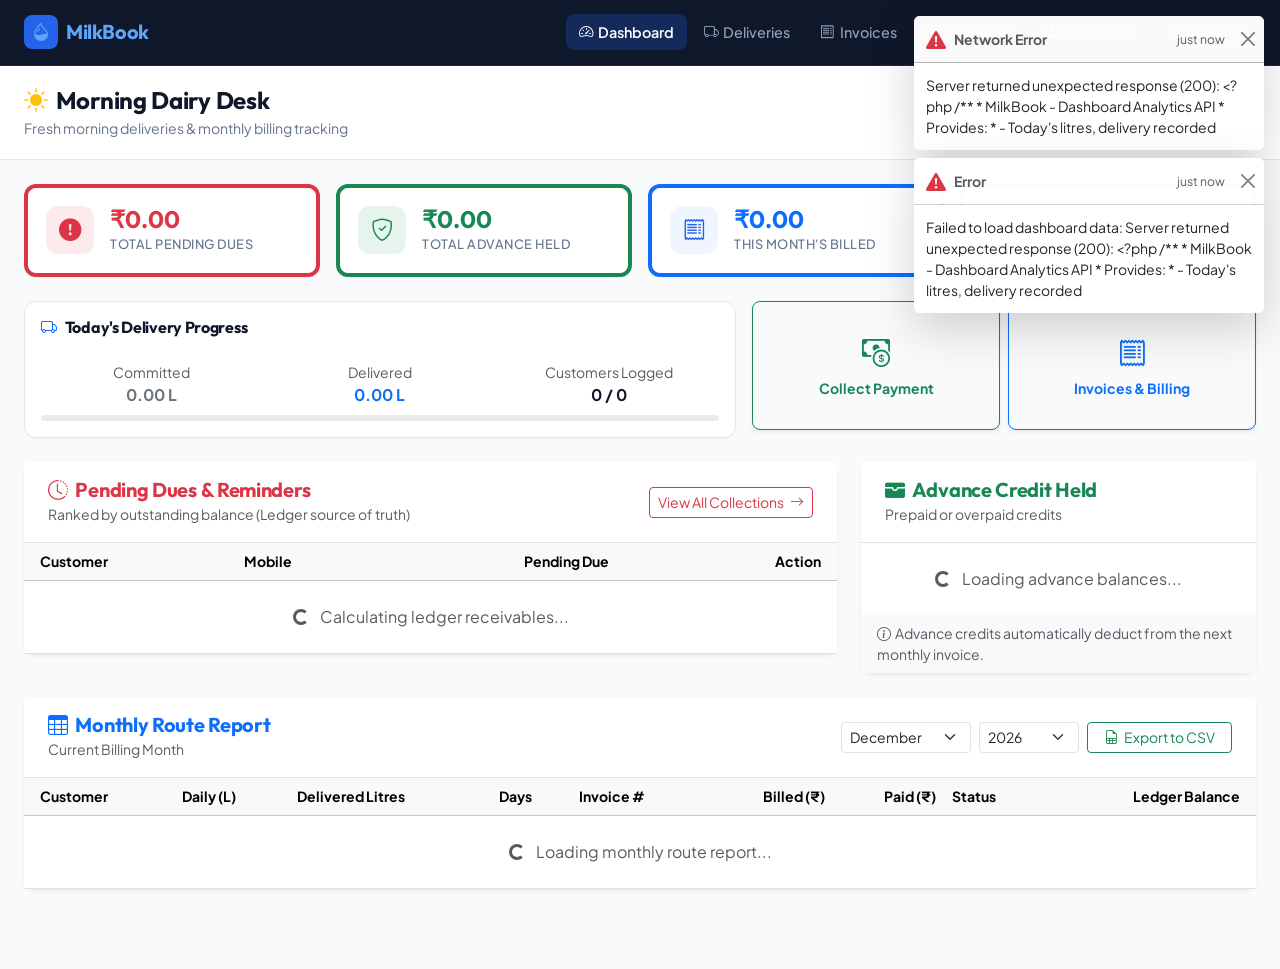
<file: index.html>
<!DOCTYPE html>
<html lang="en">
<head>
    <meta charset="UTF-8">
    <meta name="viewport" content="width=device-width, initial-scale=1.0">
    <title>Dashboard - MilkBook</title>
    <meta name="description" content="Morning dairy delivery dashboard, real-time ledger receivables, advance credit, and WhatsApp collection reminders.">
    <!-- Bootstrap 5 CSS CDN -->
    <link href="https://cdn.jsdelivr.net/npm/bootstrap@5.3.3/dist/css/bootstrap.min.css" rel="stylesheet">
    <!-- Bootstrap Icons CDN -->
    <link rel="stylesheet" href="https://cdn.jsdelivr.net/npm/bootstrap-icons@1.11.3/font/bootstrap-icons.min.css">
    <!-- Custom CSS -->
    <link rel="stylesheet" href="assets/css/style.css?v=2.1">
</head>
<body>

    <!-- Top Navigation -->
    <nav class="navbar navbar-expand-lg navbar-dark navbar-milkbook sticky-top">
        <div class="container-fluid px-3 px-md-4">
            <a class="navbar-brand d-flex align-items-center gap-2" href="index.html">
                <span class="brand-icon"><i class="bi bi-droplet-half"></i></span>
                <span>Milk<span>Book</span></span>
            </a>
            <button class="navbar-toggler border-0" type="button" data-bs-toggle="collapse" data-bs-target="#milkNavbar" aria-controls="milkNavbar" aria-expanded="false" aria-label="Toggle navigation">
                <span class="navbar-toggler-icon"></span>
            </button>
            <div class="collapse navbar-collapse" id="milkNavbar">
                <ul class="navbar-nav ms-auto mb-2 mb-lg-0 gap-lg-1">
                    <li class="nav-item">
                        <a class="nav-link active" href="index.html"><i class="bi bi-speedometer2"></i> Dashboard</a>
                    </li>
                    <li class="nav-item">
                        <a class="nav-link" href="deliveries.html"><i class="bi bi-truck"></i> Deliveries</a>
                    </li>
                    <li class="nav-item">
                        <a class="nav-link" href="invoices.html"><i class="bi bi-receipt"></i> Invoices</a>
                    </li>
                    <li class="nav-item">
                        <a class="nav-link" href="payments.html"><i class="bi bi-cash-coin"></i> Payments</a>
                    </li>
                    <li class="nav-item">
                        <a class="nav-link" href="customers.html"><i class="bi bi-people-fill"></i> Customers</a>
                    </li>
                    <li class="nav-item">
                        <a class="nav-link" href="settings.html"><i class="bi bi-gear-fill"></i> Settings</a>
                    </li>
                </ul>
            </div>
        </div>
    </nav>

    <!-- Main Content Area -->
    <main class="main-content">
        <!-- Dashboard Hero Header -->
        <header class="page-header">
            <div class="container-fluid px-3 px-md-4">
                <div class="d-flex flex-column flex-md-row justify-content-between align-items-md-center gap-2">
                    <div>
                        <h1 class="page-title"><i class="bi bi-sun-fill text-warning"></i> Morning Dairy Desk</h1>
                        <p class="page-subtitle" id="dashboard-subtitle">Fresh morning deliveries & monthly billing tracking</p>
                    </div>
                    <div>
                        <span class="badge bg-primary-subtle text-primary border border-primary-subtle px-3 py-2 rounded-pill fs-6 fw-semibold" id="today-date-badge">
                            <i class="bi bi-calendar3 me-1"></i> Today
                        </span>
                    </div>
                </div>
            </div>
        </header>

        <div class="container-fluid px-3 px-md-4 mb-5">
            <!-- Unsaved Sheet Warning Banner (Shown if today's delivery sheet not fully logged) -->
            <div id="alert-unsaved-sheet" class="alert alert-warning border-warning shadow-sm d-none mb-4 p-3 rounded-3" role="alert">
                <div class="d-flex flex-column flex-sm-row justify-content-between align-items-sm-center gap-3">
                    <div class="d-flex align-items-center gap-3">
                        <div class="bg-warning text-dark p-2 rounded-circle d-inline-flex">
                            <i class="bi bi-exclamation-triangle-fill fs-4"></i>
                        </div>
                        <div>
                            <h5 class="alert-heading fw-bold mb-0">Today's delivery sheet not saved yet!</h5>
                            <small class="text-secondary" id="alert-unsaved-sheet-text">Customer deliveries for today need to be verified and saved.</small>
                        </div>
                    </div>
                    <a href="deliveries.html" class="btn btn-warning fw-bold px-3 text-nowrap">
                        <i class="bi bi-truck me-1"></i> Open Daily Sheet
                    </a>
                </div>
            </div>

            <!-- Key Financial & Operational KPI Cards -->
            <div class="row g-3 mb-4">
                <!-- Total Pending Dues (Ledger Source of Truth) -->
                <div class="col-6 col-md-3">
                    <div class="card-stat border-start border-4 border-danger">
                        <div class="stat-icon text-danger bg-danger bg-opacity-10">
                            <i class="bi bi-exclamation-circle-fill"></i>
                        </div>
                        <div>
                            <div class="stat-value text-danger" id="dash-pending-dues">₹0.00</div>
                            <div class="stat-label">Total Pending Dues</div>
                        </div>
                    </div>
                </div>
                <!-- Total Advance Held (Ledger Source of Truth) -->
                <div class="col-6 col-md-3">
                    <div class="card-stat border-start border-4 border-success">
                        <div class="stat-icon text-success bg-success bg-opacity-10">
                            <i class="bi bi-shield-check"></i>
                        </div>
                        <div>
                            <div class="stat-value text-success" id="dash-advance-held">₹0.00</div>
                            <div class="stat-label">Total Advance Held</div>
                        </div>
                    </div>
                </div>
                <!-- This Month's Billed -->
                <div class="col-6 col-md-3">
                    <div class="card-stat border-start border-4 border-primary">
                        <div class="stat-icon primary">
                            <i class="bi bi-receipt"></i>
                        </div>
                        <div>
                            <div class="stat-value text-primary" id="dash-month-billed">₹0.00</div>
                            <div class="stat-label" id="dash-billed-label">This Month's Billed</div>
                        </div>
                    </div>
                </div>
                <!-- This Month's Collected -->
                <div class="col-6 col-md-3">
                    <div class="card-stat border-start border-4 border-info">
                        <div class="stat-icon text-info bg-info bg-opacity-10">
                            <i class="bi bi-cash-stack"></i>
                        </div>
                        <div>
                            <div class="stat-value text-info" id="dash-month-collected">₹0.00</div>
                            <div class="stat-label" id="dash-collected-label">This Month Collected</div>
                        </div>
                    </div>
                </div>
            </div>

            <!-- Today's Operations Bar & Quick Action Shortcuts -->
            <div class="row g-3 mb-4">
                <div class="col-12 col-lg-7">
                    <div class="card-milk p-3 h-100 d-flex flex-column justify-content-between">
                        <div class="d-flex justify-content-between align-items-center mb-2">
                            <h6 class="fw-bold mb-0"><i class="bi bi-truck text-primary me-2"></i>Today's Delivery Progress</h6>
                            <span class="badge" id="sheet-status-badge">Checking...</span>
                        </div>
                        <div class="row g-2 text-center my-2">
                            <div class="col-4">
                                <span class="text-muted small d-block">Committed</span>
                                <span class="fw-bold fs-6 text-secondary" id="today-committed-litres">0.00 L</span>
                            </div>
                            <div class="col-4">
                                <span class="text-muted small d-block">Delivered</span>
                                <span class="fw-bold fs-6 text-primary" id="today-delivered-litres">0.00 L</span>
                            </div>
                            <div class="col-4">
                                <span class="text-muted small d-block">Customers Logged</span>
                                <span class="fw-bold fs-6" id="today-customers-logged">0 / 0</span>
                            </div>
                        </div>
                        <div class="progress" style="height: 6px;">
                            <div id="today-progress-bar" class="progress-bar bg-primary" role="progressbar" style="width: 0%"></div>
                        </div>
                    </div>
                </div>
                <div class="col-12 col-lg-5">
                    <div class="row g-2 h-100">
                        <div class="col-6">
                            <a href="payments.html" class="btn btn-outline-success w-100 h-100 p-3 d-flex flex-column align-items-center justify-content-center text-decoration-none shadow-sm rounded-3">
                                <i class="bi bi-cash-coin fs-3 mb-1"></i>
                                <span class="fw-bold small">Collect Payment</span>
                            </a>
                        </div>
                        <div class="col-6">
                            <a href="invoices.html" class="btn btn-outline-primary w-100 h-100 p-3 d-flex flex-column align-items-center justify-content-center text-decoration-none shadow-sm rounded-3">
                                <i class="bi bi-receipt fs-3 mb-1"></i>
                                <span class="fw-bold small">Invoices & Billing</span>
                            </a>
                        </div>
                    </div>
                </div>
            </div>

            <!-- Main Split: Top Pending Receivables (Left) & Advance Credit Held (Right) -->
            <div class="row g-4 mb-4">
                <!-- Top Pending Customers Table with WhatsApp Reminder Button -->
                <div class="col-12 col-lg-8">
                    <div class="card border-0 shadow-sm" style="border-radius: var(--mb-radius-md);">
                        <div class="card-header bg-white border-bottom py-3 px-3 px-md-4 d-flex justify-content-between align-items-center">
                            <div>
                                <h5 class="fw-bold mb-0 text-danger"><i class="bi bi-clock-history me-1"></i> Pending Dues & Reminders</h5>
                                <small class="text-muted">Ranked by outstanding balance (Ledger source of truth)</small>
                            </div>
                            <a href="payments.html" class="btn btn-sm btn-outline-danger">
                                View All Collections <i class="bi bi-arrow-right ms-1"></i>
                            </a>
                        </div>
                        <div class="card-body p-0">
                            <div class="table-responsive">
                                <table class="table table-hover align-middle mb-0">
                                    <thead class="table-light small text-secondary">
                                        <tr>
                                            <th class="ps-3">Customer</th>
                                            <th>Mobile</th>
                                            <th class="text-end">Pending Due</th>
                                            <th class="text-end pe-3" style="width: 220px;">Action</th>
                                        </tr>
                                    </thead>
                                    <tbody id="top-pending-tbody">
                                        <tr>
                                            <td colspan="4" class="text-center py-4 text-muted">
                                                <div class="spinner-border spinner-border-sm me-2" role="status"></div>
                                                Calculating ledger receivables...
                                            </td>
                                        </tr>
                                    </tbody>
                                </table>
                            </div>
                        </div>
                    </div>
                </div>

                <!-- Advance Credit Customers List -->
                <div class="col-12 col-lg-4">
                    <div class="card border-0 shadow-sm" style="border-radius: var(--mb-radius-md);">
                        <div class="card-header bg-white border-bottom py-3 px-3 px-md-4 d-flex justify-content-between align-items-center">
                            <div>
                                <h5 class="fw-bold mb-0 text-success"><i class="bi bi-wallet-fill me-1"></i> Advance Credit Held</h5>
                                <small class="text-muted">Prepaid or overpaid credits</small>
                            </div>
                        </div>
                        <div class="card-body p-0">
                            <ul class="list-group list-group-flush" id="advance-credit-list">
                                <li class="list-group-item text-center py-4 text-muted">
                                    <div class="spinner-border spinner-border-sm me-2" role="status"></div>
                                    Loading advance balances...
                                </li>
                            </ul>
                        </div>
                        <div class="card-footer bg-light border-0 py-2 px-3 text-muted small">
                            <i class="bi bi-info-circle me-1"></i>Advance credits automatically deduct from the next monthly invoice.
                        </div>
                    </div>
                </div>
            </div>

            <!-- Monthly Report Table with CSV Export -->
            <div class="card border-0 shadow-sm" style="border-radius: var(--mb-radius-md);">
                <div class="card-header bg-white border-bottom py-3 px-3 px-md-4">
                    <div class="d-flex flex-column flex-md-row justify-content-between align-items-md-center gap-3">
                        <div>
                            <h5 class="fw-bold mb-0 text-primary"><i class="bi bi-table me-1"></i> Monthly Route Report</h5>
                            <small class="text-muted" id="monthly-report-period-label">Current Billing Month</small>
                        </div>
                        <div class="d-flex flex-wrap align-items-center gap-2">
                            <select class="form-select form-select-sm" id="report-month-select" style="width: 130px;">
                                <option value="1">January</option>
                                <option value="2">February</option>
                                <option value="3">March</option>
                                <option value="4">April</option>
                                <option value="5">May</option>
                                <option value="6">June</option>
                                <option value="7">July</option>
                                <option value="8">August</option>
                                <option value="9">September</option>
                                <option value="10">October</option>
                                <option value="11">November</option>
                                <option value="12">December</option>
                            </select>
                            <select class="form-select form-select-sm" id="report-year-select" style="width: 100px;">
                                <option value="2025">2025</option>
                                <option value="2026" selected>2026</option>
                                <option value="2027">2027</option>
                                <option value="2028">2028</option>
                            </select>
                            <a id="btn-export-csv" href="api/dashboard.php?export=csv" class="btn btn-outline-success btn-sm px-3" download>
                                <i class="bi bi-file-earmark-spreadsheet me-1"></i> Export to CSV
                            </a>
                        </div>
                    </div>
                </div>
                <div class="card-body p-0">
                    <div class="table-responsive">
                        <table class="table table-hover align-middle mb-0">
                            <thead class="table-light small text-secondary">
                                <tr>
                                    <th class="ps-3">Customer</th>
                                    <th>Daily (L)</th>
                                    <th>Delivered Litres</th>
                                    <th>Days</th>
                                    <th>Invoice #</th>
                                    <th class="text-end">Billed (₹)</th>
                                    <th class="text-end">Paid (₹)</th>
                                    <th>Status</th>
                                    <th class="text-end pe-3">Ledger Balance</th>
                                </tr>
                            </thead>
                            <tbody id="monthly-report-tbody">
                                <tr>
                                    <td colspan="9" class="text-center py-4 text-muted">
                                        <div class="spinner-border spinner-border-sm me-2" role="status"></div>
                                        Loading monthly route report...
                                    </td>
                                </tr>
                            </tbody>
                        </table>
                    </div>
                </div>
            </div>

        </div>
    </main>

    <!-- Bottom Mobile Navigation Bar -->
    <nav class="mobile-nav-strip d-md-none">
        <a href="index.html" class="mobile-nav-item active">
            <i class="bi bi-speedometer2"></i>
            <span>Home</span>
        </a>
        <a href="deliveries.html" class="mobile-nav-item">
            <i class="bi bi-truck"></i>
            <span>Deliveries</span>
        </a>
        <a href="invoices.html" class="mobile-nav-item">
            <i class="bi bi-receipt"></i>
            <span>Invoices</span>
        </a>
        <a href="payments.html" class="mobile-nav-item">
            <i class="bi bi-cash-coin"></i>
            <span>Payments</span>
        </a>
        <a href="customers.html" class="mobile-nav-item">
            <i class="bi bi-people-fill"></i>
            <span>Customers</span>
        </a>
        <a href="settings.html" class="mobile-nav-item">
            <i class="bi bi-gear-fill"></i>
            <span>Settings</span>
        </a>
    </nav>

    <!-- Bootstrap 5 JS Bundle -->
    <script src="https://cdn.jsdelivr.net/npm/bootstrap@5.3.3/dist/js/bootstrap.bundle.min.js"></script>
    <!-- App Scripts -->
    <script src="assets/js/api.js"></script>
    <script src="assets/js/ui.js"></script>

    <!-- Dashboard Logic -->
    <script>
        document.addEventListener('DOMContentLoaded', async () => {
            await api.initAuth();

            const today = new Date();
            document.getElementById('today-date-badge').innerHTML = `
                <i class="bi bi-calendar3 me-1"></i> ${today.toLocaleDateString('en-IN', { weekday: 'short', day: 'numeric', month: 'short', year: 'numeric' })}
            `;

            const curMonth = today.getMonth() + 1;
            const curYear = today.getFullYear();
            document.getElementById('report-month-select').value = curMonth;
            document.getElementById('report-year-select').value = curYear;
            updateExportCsvLink(curMonth, curYear);

            // Event listeners for report filters
            document.getElementById('report-month-select').addEventListener('change', (e) => {
                const m = e.target.value;
                const y = document.getElementById('report-year-select').value;
                updateExportCsvLink(m, y);
                loadDashboardData(m, y);
            });
            document.getElementById('report-year-select').addEventListener('change', (e) => {
                const y = e.target.value;
                const m = document.getElementById('report-month-select').value;
                updateExportCsvLink(m, y);
                loadDashboardData(m, y);
            });

            await loadDashboardData(curMonth, curYear);
        });

        function updateExportCsvLink(month, year) {
            const btn = document.getElementById('btn-export-csv');
            btn.href = `api/dashboard.php?export=csv&report_month=${month}&report_year=${year}`;
        }

        async function loadDashboardData(reportMonth, reportYear) {
            try {
                const data = await api.get(`api/dashboard.php?report_month=${reportMonth}&report_year=${reportYear}`);

                // 1. Unsaved Sheet Alert
                const sheetAlert = document.getElementById('alert-unsaved-sheet');
                const sheetBadge = document.getElementById('sheet-status-badge');
                if (!data.today.sheet_saved) {
                    sheetAlert.classList.remove('d-none');
                    document.getElementById('alert-unsaved-sheet-text').textContent = 
                        `${data.today.pending_sheet_count} of ${data.today.active_customers} active customers have unrecorded milk deliveries today.`;
                    sheetBadge.className = 'badge bg-warning text-dark';
                    sheetBadge.innerHTML = `<i class="bi bi-hourglass-split me-1"></i>Sheet Pending (${data.today.recorded_count}/${data.today.active_customers})`;
                } else {
                    sheetAlert.classList.add('d-none');
                    sheetBadge.className = 'badge bg-success';
                    sheetBadge.innerHTML = `<i class="bi bi-check2-circle me-1"></i>Saved (${data.today.recorded_count}/${data.today.active_customers})`;
                }

                // 2. Today's Delivery Numbers
                document.getElementById('today-committed-litres').textContent = `${data.today.committed_litres.toFixed(2)} L`;
                document.getElementById('today-delivered-litres').textContent = `${data.today.delivered_litres.toFixed(2)} L`;
                document.getElementById('today-customers-logged').textContent = `${data.today.recorded_count} / ${data.today.active_customers}`;
                const pct = data.today.active_customers > 0 
                    ? Math.min(100, Math.round((data.today.recorded_count / data.today.active_customers) * 100)) 
                    : 0;
                document.getElementById('today-progress-bar').style.width = `${pct}%`;

                // 3. Financial KPI Cards
                document.getElementById('dash-pending-dues').textContent = `₹${parseFloat(data.ledger_totals.total_pending_dues).toLocaleString('en-IN', {minimumFractionDigits: 2})}`;
                document.getElementById('dash-advance-held').textContent = `₹${parseFloat(data.ledger_totals.total_advance_held).toLocaleString('en-IN', {minimumFractionDigits: 2})}`;
                document.getElementById('dash-month-billed').textContent = `₹${parseFloat(data.month_totals.billed_amount).toLocaleString('en-IN', {minimumFractionDigits: 2})}`;
                document.getElementById('dash-month-collected').textContent = `₹${parseFloat(data.month_totals.collected_amount).toLocaleString('en-IN', {minimumFractionDigits: 2})}`;
                document.getElementById('dash-billed-label').textContent = `${data.month_totals.period_label} Billed`;
                document.getElementById('dash-collected-label').textContent = `${data.month_totals.period_label} Collected`;

                // 4. Top Pending Customers Table
                const pendingTbody = document.getElementById('top-pending-tbody');
                const pendingList = data.top_pending || [];
                if (pendingList.length === 0) {
                    pendingTbody.innerHTML = `<tr><td colspan="4" class="text-center py-4 text-muted"><i class="bi bi-emoji-smile text-success fs-4 d-block mb-1"></i>No pending dues! All customer accounts are fully paid or in advance.</td></tr>`;
                } else {
                    pendingTbody.innerHTML = pendingList.map(p => `
                        <tr>
                            <td class="ps-3">
                                <div class="fw-bold">${escapeHtml(p.name)}</div>
                                <small class="text-muted">${p.address ? escapeHtml(p.address) : ''}</small>
                            </td>
                            <td>
                                <a href="tel:+91${p.mobile}" class="text-decoration-none text-secondary small">
                                    <i class="bi bi-telephone me-1 text-success"></i>${p.mobile}
                                </a>
                            </td>
                            <td class="text-end fw-bold text-danger fs-6 font-monospace">₹${parseFloat(p.balance).toFixed(2)}</td>
                            <td class="text-end pe-3">
                                <div class="d-flex justify-content-end gap-1">
                                    <a href="${p.whatsapp_url}" target="_blank" class="btn btn-sm btn-outline-success fw-semibold" title="Send WhatsApp Reminder">
                                        <i class="bi bi-whatsapp me-1"></i> Remind
                                    </a>
                                    <a href="payments.html?customer_id=${p.customer_id}" class="btn btn-sm btn-primary" title="Collect Payment">
                                        <i class="bi bi-cash-coin me-1"></i> Collect
                                    </a>
                                </div>
                            </td>
                        </tr>
                    `).join('');
                }

                // 5. Advance Credit List
                const advList = document.getElementById('advance-credit-list');
                const advanceItems = data.advance_customers || [];
                if (advanceItems.length === 0) {
                    advList.innerHTML = `<li class="list-group-item text-center py-4 text-muted">No advance credits held currently.</li>`;
                } else {
                    advList.innerHTML = advanceItems.map(a => `
                        <li class="list-group-item d-flex justify-content-between align-items-center py-3">
                            <div>
                                <div class="fw-bold text-dark">${escapeHtml(a.name)}</div>
                                <small class="text-muted"><i class="bi bi-telephone me-1"></i>${a.mobile}</small>
                            </div>
                            <div class="text-end">
                                <span class="badge bg-success fs-6 font-monospace">₹${parseFloat(a.advance).toFixed(2)}</span>
                                <small class="text-muted d-block" style="font-size:0.75rem;">Credit available</small>
                            </div>
                        </li>
                    `).join('');
                }

                // 6. Monthly Report Table
                const repTbody = document.getElementById('monthly-report-tbody');
                document.getElementById('monthly-report-period-label').textContent = data.monthly_report.period_label;
                const rows = data.monthly_report.rows || [];
                if (rows.length === 0) {
                    repTbody.innerHTML = `<tr><td colspan="9" class="text-center py-4 text-muted">No active customer records for this month.</td></tr>`;
                } else {
                    repTbody.innerHTML = rows.map(r => {
                        const bal = parseFloat(r.current_balance);
                        let balClass = bal > 0 ? 'text-danger fw-bold' : (bal < 0 ? 'text-success fw-bold' : 'text-muted');
                        let balText = bal > 0 ? `+₹${bal.toFixed(2)}` : (bal < 0 ? `-₹${Math.abs(bal).toFixed(2)}` : '₹0.00');

                        const statusMap = {
                            paid: '<span class="badge bg-success-subtle text-success border border-success-subtle">Paid</span>',
                            partial: '<span class="badge bg-warning-subtle text-warning-emphasis border border-warning-subtle">Partial</span>',
                            unpaid: '<span class="badge bg-danger-subtle text-danger border border-danger-subtle">Unpaid</span>',
                            overpaid: '<span class="badge bg-info-subtle text-info border border-info-subtle">Overpaid</span>',
                            not_generated: '<span class="badge bg-light text-muted border">Unbilled</span>'
                        };
                        const statusBadge = statusMap[r.invoice_status] || r.invoice_status;

                        const invDisplay = r.invoice_no 
                            ? `<span class="badge bg-light text-primary border font-monospace">#${r.invoice_no}</span>`
                            : '<span class="text-muted small">—</span>';

                        return `
                            <tr>
                                <td class="ps-3 fw-bold">${escapeHtml(r.name)}</td>
                                <td>${parseFloat(r.committed_qty).toFixed(2)}</td>
                                <td class="fw-bold font-monospace">${parseFloat(r.delivered_litres).toFixed(2)}</td>
                                <td>${r.days_delivered}</td>
                                <td>${invDisplay}</td>
                                <td class="text-end font-monospace">₹${parseFloat(r.billed_amount).toFixed(2)}</td>
                                <td class="text-end font-monospace">₹${parseFloat(r.paid_amount).toFixed(2)}</td>
                                <td>${statusBadge}</td>
                                <td class="text-end pe-3 font-monospace ${balClass}">${balText}</td>
                            </tr>
                        `;
                    }).join('');
                }

            } catch (err) {
                console.error('Failed to load dashboard:', err);
                ui.toast('Failed to load dashboard data: ' + err.message, 'danger', 'Error');
            }
        }

        function escapeHtml(text) {
            if (!text) return '';
            const map = { '&': '&amp;', '<': '&lt;', '>': '&gt;', '"': '&quot;', "'": '&#039;' };
            return text.replace(/[&<>"']/g, m => map[m]);
        }
    </script>
</body>
</html>
</file>
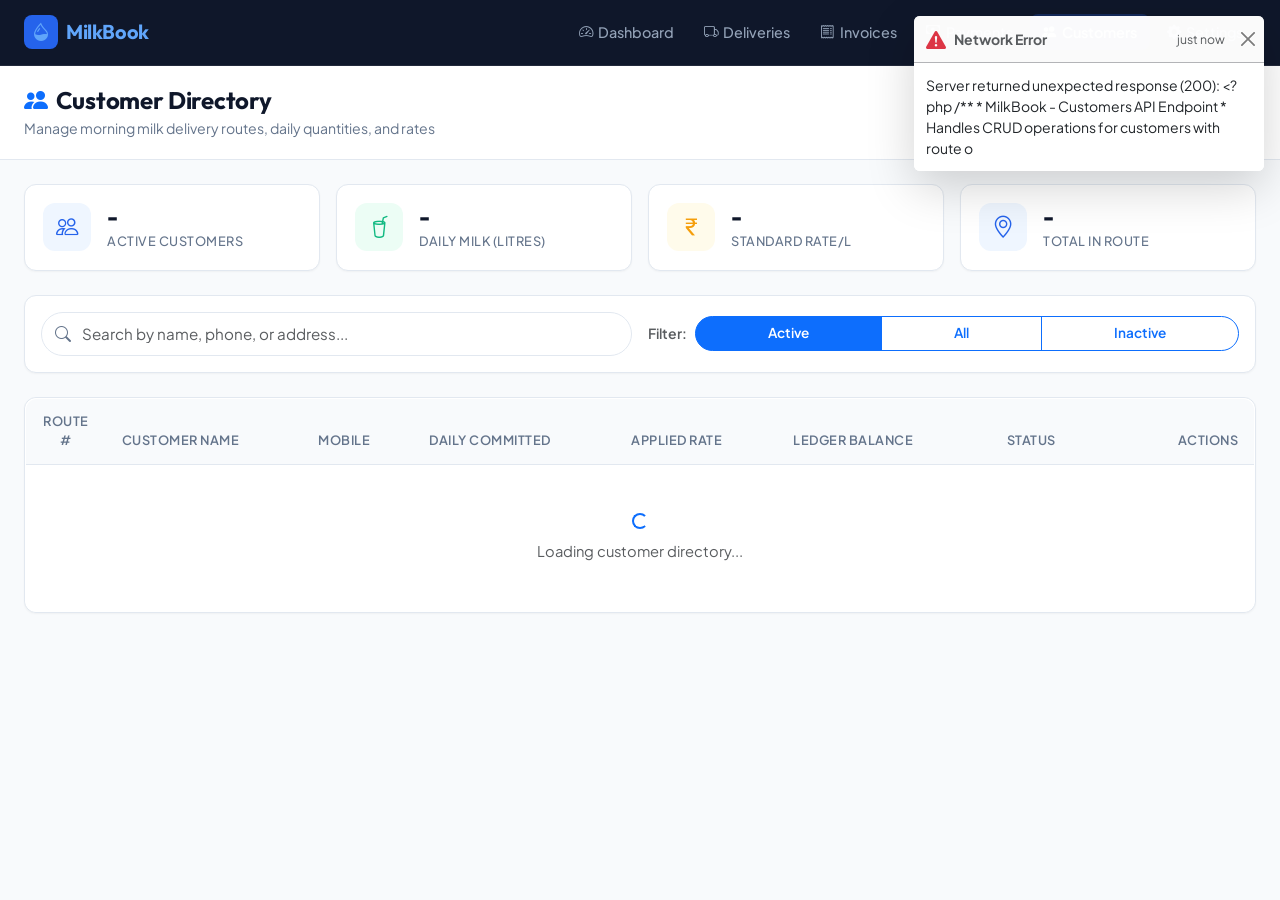
<file: customers.html>
<!DOCTYPE html>
<html lang="en">
<head>
    <meta charset="UTF-8">
    <meta name="viewport" content="width=device-width, initial-scale=1.0">
    <title>Customers - MilkBook</title>
    <!-- Bootstrap 5 CSS CDN -->
    <link href="https://cdn.jsdelivr.net/npm/bootstrap@5.3.3/dist/css/bootstrap.min.css" rel="stylesheet">
    <!-- Bootstrap Icons CDN -->
    <link rel="stylesheet" href="https://cdn.jsdelivr.net/npm/bootstrap-icons@1.11.3/font/bootstrap-icons.min.css">
    <!-- Custom CSS -->
    <link rel="stylesheet" href="assets/css/style.css?v=2.1">
</head>
<body>

    <!-- Top Navigation -->
    <nav class="navbar navbar-expand-lg navbar-dark navbar-milkbook sticky-top">
        <div class="container-fluid px-3 px-md-4">
            <a class="navbar-brand d-flex align-items-center gap-2" href="index.html">
                <span class="brand-icon"><i class="bi bi-droplet-half"></i></span>
                <span>Milk<span>Book</span></span>
            </a>
            <button class="navbar-toggler border-0" type="button" data-bs-toggle="collapse" data-bs-target="#milkNavbar" aria-controls="milkNavbar" aria-expanded="false" aria-label="Toggle navigation">
                <span class="navbar-toggler-icon"></span>
            </button>
            <div class="collapse navbar-collapse" id="milkNavbar">
                <ul class="navbar-nav ms-auto mb-2 mb-lg-0 gap-lg-1">
                    <li class="nav-item">
                        <a class="nav-link" href="index.html"><i class="bi bi-speedometer2"></i> Dashboard</a>
                    </li>
                    <li class="nav-item">
                        <a class="nav-link" href="deliveries.html"><i class="bi bi-truck"></i> Deliveries</a>
                    </li>
                    <li class="nav-item">
                        <a class="nav-link" href="invoices.html"><i class="bi bi-receipt"></i> Invoices</a>
                    </li>
                    <li class="nav-item">
                        <a class="nav-link" href="payments.html"><i class="bi bi-cash-coin"></i> Payments</a>
                    </li>
                    <li class="nav-item">
                        <a class="nav-link active" href="customers.html"><i class="bi bi-people-fill"></i> Customers</a>
                    </li>
                    <li class="nav-item">
                        <a class="nav-link" href="settings.html"><i class="bi bi-gear-fill"></i> Settings</a>
                    </li>
                </ul>
            </div>
        </div>
    </nav>

    <!-- Main Content Area -->
    <main class="main-content">
        <!-- Page Header -->
        <header class="page-header">
            <div class="container-fluid px-3 px-md-4">
                <div class="d-flex flex-column flex-md-row md-align-items-center justify-content-between gap-3">
                    <div>
                        <h1 class="page-title"><i class="bi bi-people-fill text-primary"></i> Customer Directory</h1>
                        <p class="page-subtitle">Manage morning milk delivery routes, daily quantities, and rates</p>
                    </div>
                    <div class="d-flex gap-2">
                        <button class="btn btn-milk-primary px-3 shadow-sm d-none d-md-inline-flex" id="btn-open-add-modal-desktop">
                            <i class="bi bi-person-plus-fill"></i> Add New Customer
                        </button>
                    </div>
                </div>
            </div>
        </header>

        <div class="container-fluid px-3 px-md-4">
            <!-- Summary Stats Bar -->
            <div class="row g-3 mb-4">
                <div class="col-6 col-md-3">
                    <div class="card-stat">
                        <div class="stat-icon primary">
                            <i class="bi bi-people"></i>
                        </div>
                        <div>
                            <div class="stat-value" id="stat-active-customers">-</div>
                            <div class="stat-label">Active Customers</div>
                        </div>
                    </div>
                </div>
                <div class="col-6 col-md-3">
                    <div class="card-stat">
                        <div class="stat-icon success">
                            <i class="bi bi-cup-straw"></i>
                        </div>
                        <div>
                            <div class="stat-value" id="stat-total-litres">-</div>
                            <div class="stat-label">Daily Milk (Litres)</div>
                        </div>
                    </div>
                </div>
                <div class="col-6 col-md-3">
                    <div class="card-stat">
                        <div class="stat-icon warning">
                            <i class="bi bi-currency-rupee"></i>
                        </div>
                        <div>
                            <div class="stat-value" id="stat-standard-rate">-</div>
                            <div class="stat-label">Standard Rate/L</div>
                        </div>
                    </div>
                </div>
                <div class="col-6 col-md-3">
                    <div class="card-stat">
                        <div class="stat-icon primary">
                            <i class="bi bi-geo-alt"></i>
                        </div>
                        <div>
                            <div class="stat-value" id="stat-total-customers">-</div>
                            <div class="stat-label">Total in Route</div>
                        </div>
                    </div>
                </div>
            </div>

            <!-- Controls Bar: Search & Status Filters -->
            <div class="card-milk p-3 mb-4">
                <div class="row g-3 align-items-center">
                    <div class="col-12 col-md-6">
                        <div class="search-input-group">
                            <i class="bi bi-search search-icon"></i>
                            <input type="text" class="form-control" id="search-input" placeholder="Search by name, phone, or address..." autocomplete="off">
                        </div>
                    </div>
                    <div class="col-12 col-md-6 d-flex justify-content-md-end align-items-center gap-2">
                        <span class="text-muted small fw-semibold d-none d-sm-inline">Filter:</span>
                        <div class="btn-group filter-pill-group w-100 w-md-auto" role="group">
                            <button type="button" class="btn btn-outline-primary active" data-filter="active">Active</button>
                            <button type="button" class="btn btn-outline-primary" data-filter="all">All</button>
                            <button type="button" class="btn btn-outline-primary" data-filter="inactive">Inactive</button>
                        </div>
                    </div>
                </div>
            </div>

            <!-- Customers Container -->
            <!-- Mobile Card View (visible on small screens) -->
            <div class="d-md-none" id="customer-cards-container">
                <div class="text-center py-5 text-muted">
                    <div class="spinner-border text-primary spinner-border-sm mb-2" role="status"></div>
                    <p class="mb-0">Loading customer directory...</p>
                </div>
            </div>

            <!-- Desktop Table View (visible on medium & larger screens) -->
            <div class="d-none d-md-block card-milk mb-4">
                <div class="table-responsive">
                    <table class="table table-milk align-middle">
                        <thead>
                            <tr>
                                <th style="width: 80px;" class="text-center">Route #</th>
                                <th>Customer Name</th>
                                <th>Mobile</th>
                                <th>Daily Committed</th>
                                <th>Applied Rate</th>
                                <th>Ledger Balance</th>
                                <th class="text-center">Status</th>
                                <th style="width: 170px;" class="text-end">Actions</th>
                            </tr>
                        </thead>
                        <tbody id="customer-table-body">
                            <tr>
                                <td colspan="8" class="text-center py-5 text-muted">
                                    <div class="spinner-border text-primary spinner-border-sm mb-2" role="status"></div>
                                    <p class="mb-0">Loading customer directory...</p>
                                </td>
                            </tr>
                        </tbody>
                    </table>
                </div>
            </div>
        </div>
    </main>

    <!-- Floating Action Button for Mobile -->
    <button class="fab-btn" id="btn-open-add-modal-mobile" title="Add Customer">
        <i class="bi bi-plus-lg"></i>
    </button>

    <!-- Bottom Mobile Navigation Bar -->
    <nav class="mobile-nav-strip d-md-none">
        <a href="index.html" class="mobile-nav-item">
            <i class="bi bi-speedometer2"></i>
            <span>Home</span>
        </a>
        <a href="deliveries.html" class="mobile-nav-item">
            <i class="bi bi-truck"></i>
            <span>Deliveries</span>
        </a>
        <a href="invoices.html" class="mobile-nav-item">
            <i class="bi bi-receipt"></i>
            <span>Invoices</span>
        </a>
        <a href="payments.html" class="mobile-nav-item">
            <i class="bi bi-cash-coin"></i>
            <span>Payments</span>
        </a>
        <a href="customers.html" class="mobile-nav-item active">
            <i class="bi bi-people-fill"></i>
            <span>Customers</span>
        </a>
        <a href="settings.html" class="mobile-nav-item">
            <i class="bi bi-gear-fill"></i>
            <span>Settings</span>
        </a>
    </nav>

    <!-- Add / Edit Customer Modal -->
    <div class="modal fade" id="customerModal" tabindex="-1" aria-labelledby="customerModalTitle" aria-hidden="true">
        <div class="modal-dialog modal-dialog-centered">
            <div class="modal-content">
                <form id="customer-form" novalidate>
                    <div class="modal-header">
                        <h5 class="modal-title fs-5 fw-bold" id="customerModalTitle">
                            <i class="bi bi-person-plus text-primary me-2"></i>Add Customer
                        </h5>
                        <button type="button" class="btn-close" data-bs-dismiss="modal" aria-label="Close"></button>
                    </div>
                    <div class="modal-body">
                        <input type="hidden" id="customer-id" name="id" value="">

                        <!-- Customer Name -->
                        <div class="mb-3">
                            <label for="cust-name" class="form-label fw-semibold">Customer Name <span class="text-danger">*</span></label>
                            <input type="text" class="form-control" id="cust-name" name="name" placeholder="e.g. Ramesh Sharma" required maxlength="100">
                            <div class="invalid-feedback" id="feedback-name">Name is required.</div>
                        </div>

                        <!-- Mobile Number -->
                        <div class="mb-3">
                            <label for="cust-mobile" class="form-label fw-semibold">Mobile Number <span class="text-danger">*</span></label>
                            <div class="input-group">
                                <span class="input-group-text bg-light text-muted fw-semibold">+91</span>
                                <input type="tel" class="form-control" id="cust-mobile" name="mobile" placeholder="9823011223" required pattern="[6-9][0-9]{9}">
                            </div>
                            <div class="form-text small text-muted">10-digit Indian mobile number for WhatsApp & calls</div>
                            <div class="invalid-feedback" id="feedback-mobile">Valid 10-digit mobile required.</div>
                            <div id="warn-mobile-duplicate" class="alert alert-warning py-1 px-2 small mt-2 d-none">
                                <i class="bi bi-exclamation-circle-fill me-1"></i> <span id="warn-mobile-text"></span>
                            </div>
                        </div>

                        <!-- Committed Quantity (0.25 Step) -->
                        <div class="mb-3">
                            <label for="cust-qty" class="form-label fw-semibold">Committed Daily Quantity (Litres) <span class="text-danger">*</span></label>
                            <div class="input-group">
                                <input type="number" class="form-control" id="cust-qty" name="committed_qty" step="0.25" min="0.25" max="50" value="1.00" required>
                                <span class="input-group-text">Litres</span>
                            </div>
                            <!-- Quick Chips -->
                            <div class="qty-chips">
                                <button type="button" class="qty-chip-btn" data-qty="0.50">0.50 L</button>
                                <button type="button" class="qty-chip-btn active" data-qty="1.00">1.00 L</button>
                                <button type="button" class="qty-chip-btn" data-qty="1.50">1.50 L</button>
                                <button type="button" class="qty-chip-btn" data-qty="2.00">2.00 L</button>
                                <button type="button" class="qty-chip-btn" data-qty="2.50">2.50 L</button>
                            </div>
                            <div class="invalid-feedback" id="feedback-qty">Must be multiple of 0.25 litres (e.g. 0.5, 1.0, 1.25).</div>
                        </div>

                        <div class="row g-2 mb-3">
                            <!-- Route Order -->
                            <div class="col-6">
                                <label for="cust-route" class="form-label fw-semibold">Route Order</label>
                                <input type="number" class="form-control" id="cust-route" name="route_order" min="1" placeholder="Auto">
                                <div class="form-text small text-muted">Morning sequence</div>
                            </div>
                            <!-- Start Date -->
                            <div class="col-6">
                                <label for="cust-date" class="form-label fw-semibold">Start Date</label>
                                <input type="date" class="form-control" id="cust-date" name="start_date" required>
                            </div>
                        </div>

                        <!-- Optional Custom Rate -->
                        <div class="mb-3">
                            <label for="cust-rate" class="form-label fw-semibold">
                                Custom Rate per Litre (₹) <span class="badge bg-light text-muted border">Optional</span>
                            </label>
                            <div class="input-group">
                                <span class="input-group-text">₹</span>
                                <input type="number" class="form-control" id="cust-rate" name="custom_rate" step="0.50" min="1" placeholder="Default rate if empty">
                            </div>
                            <div class="form-text small text-muted">Leave blank to charge standard rate (<span id="modal-default-rate-label">₹66.00</span>)</div>
                            <div class="invalid-feedback" id="feedback-rate">Please enter a valid rate.</div>
                        </div>

                        <!-- Address -->
                        <div class="mb-3">
                            <label for="cust-address" class="form-label fw-semibold">Address / Delivery Point</label>
                            <textarea class="form-control" id="cust-address" name="address" rows="2" placeholder="House/Flat number, building, landmark..."></textarea>
                        </div>

                        <!-- Delivery Notes -->
                        <div class="mb-3">
                            <label for="cust-notes" class="form-label fw-semibold">Special Instructions / Notes</label>
                            <input type="text" class="form-control" id="cust-notes" name="notes" placeholder="e.g. Leave in basket, ring bell twice...">
                        </div>

                        <!-- Active Toggle -->
                        <div class="form-check form-switch pt-1">
                            <input class="form-check-input" type="checkbox" role="switch" id="cust-active" name="is_active" checked>
                            <label class="form-check-label fw-semibold" for="cust-active">Active Customer (included in daily delivery sheet)</label>
                        </div>
                    </div>
                    <div class="modal-footer">
                        <button type="button" class="btn btn-light border px-3" data-bs-dismiss="modal">Cancel</button>
                        <button type="submit" class="btn btn-milk-primary px-4" id="btn-save-customer">Save Customer</button>
                    </div>
                </form>
            </div>
        </div>
    </div>

    <!-- Bootstrap 5 JS Bundle -->
    <script src="https://cdn.jsdelivr.net/npm/bootstrap@5.3.3/dist/js/bootstrap.bundle.min.js"></script>
    <!-- App Scripts -->
    <script src="assets/js/api.js"></script>
    <script src="assets/js/ui.js"></script>

    <!-- Customers Logic -->
    <script>
        // State
        let allCustomers = [];
        let currentFilter = 'active';
        let searchQuery = '';
        let standardRate = 66.00;
        let customerModal = null;

        document.addEventListener('DOMContentLoaded', () => {
            customerModal = new bootstrap.Modal(document.getElementById('customerModal'));

            // Initial load
            loadCustomers();

            // Search input with debounce
            let searchDebounce = null;
            const searchInput = document.getElementById('search-input');
            searchInput.addEventListener('input', (e) => {
                clearTimeout(searchDebounce);
                searchDebounce = setTimeout(() => {
                    searchQuery = e.target.value.trim().toLowerCase();
                    renderCustomers();
                }, 180);
            });

            // Filter pills
            document.querySelectorAll('.filter-pill-group button').forEach(btn => {
                btn.addEventListener('click', () => {
                    document.querySelectorAll('.filter-pill-group button').forEach(b => b.classList.remove('active'));
                    btn.classList.add('active');
                    currentFilter = btn.dataset.filter;
                    loadCustomers();
                });
            });

            // Add modal buttons
            document.getElementById('btn-open-add-modal-desktop').addEventListener('click', openAddModal);
            document.getElementById('btn-open-add-modal-mobile').addEventListener('click', openAddModal);

            // Form Submit
            document.getElementById('customer-form').addEventListener('submit', handleFormSubmit);

            // Quantity Chips
            document.querySelectorAll('.qty-chip-btn').forEach(chip => {
                chip.addEventListener('click', () => {
                    const qty = chip.dataset.qty;
                    document.getElementById('cust-qty').value = qty;
                    updateActiveChip(qty);
                });
            });

            document.getElementById('cust-qty').addEventListener('input', (e) => {
                updateActiveChip(e.target.value);
            });
        });

        function updateActiveChip(qty) {
            const formatted = parseFloat(qty).toFixed(2);
            document.querySelectorAll('.qty-chip-btn').forEach(chip => {
                if (chip.dataset.qty === formatted) {
                    chip.classList.add('active');
                } else {
                    chip.classList.remove('active');
                }
            });
        }

        async function loadCustomers() {
            try {
                const params = new URLSearchParams();
                params.append('status', currentFilter);
                if (searchQuery) {
                    params.append('search', searchQuery);
                }

                const res = await api.get(`api/customers.php?${params.toString()}`);
                allCustomers = res.customers || [];
                standardRate = res.summary?.current_default_rate || 66.00;

                // Update summary stats
                document.getElementById('stat-active-customers').textContent = res.summary?.active_customers ?? 0;
                document.getElementById('stat-total-litres').textContent = ui.formatQty(res.summary?.total_committed_qty ?? 0);
                document.getElementById('stat-standard-rate').textContent = ui.formatCurrency(standardRate);
                document.getElementById('stat-total-customers').textContent = res.summary?.total_customers ?? 0;
                document.getElementById('modal-default-rate-label').textContent = ui.formatCurrency(standardRate);

                renderCustomers();
            } catch (err) {
                console.error('Failed to load customers:', err);
            }
        }

        function renderCustomers() {
            const cardsContainer = document.getElementById('customer-cards-container');
            const tableBody = document.getElementById('customer-table-body');

            // Apply client-side search query if present
            let list = allCustomers;
            if (searchQuery) {
                list = list.filter(c => 
                    (c.name && c.name.toLowerCase().includes(searchQuery)) ||
                    (c.mobile && c.mobile.includes(searchQuery)) ||
                    (c.address && c.address.toLowerCase().includes(searchQuery))
                );
            }

            if (list.length === 0) {
                const emptyHtml = `
                    <div class="text-center py-5 text-muted">
                        <i class="bi bi-people fs-1 d-block mb-2 text-secondary opacity-50"></i>
                        <h5>No customers found</h5>
                        <p class="small text-muted mb-3">Try adjusting your search or add a new customer.</p>
                        <button class="btn btn-sm btn-outline-primary" onclick="openAddModal()">
                            <i class="bi bi-plus-lg"></i> Add First Customer
                        </button>
                    </div>
                `;
                cardsContainer.innerHTML = emptyHtml;
                tableBody.innerHTML = `<tr><td colspan="8">${emptyHtml}</td></tr>`;
                return;
            }

            // 1. Mobile Cards View
            let cardsHtml = '';
            list.forEach(c => {
                const isCustom = c.custom_rate !== null && parseFloat(c.custom_rate) > 0;
                const rateText = isCustom ? `${ui.formatCurrency(c.custom_rate)} (Custom)` : ui.formatCurrency(c.effective_rate);
                const rateClass = isCustom ? 'custom-rate-pill' : '';

                const bal = parseFloat(c.balance || 0);
                let balanceBadge = '';
                if (bal > 0) {
                    balanceBadge = `<span class="badge badge-due px-2 py-1"><i class="bi bi-clock-history me-1"></i>Due: ₹${bal.toFixed(2)}</span>`;
                } else if (bal < 0) {
                    balanceBadge = `<span class="badge badge-advance px-2 py-1"><i class="bi bi-arrow-up-right-circle me-1"></i>Advance: ₹${Math.abs(bal).toFixed(2)}</span>`;
                } else {
                    balanceBadge = `<span class="badge badge-clear px-2 py-1">Clear: ₹0.00</span>`;
                }

                cardsHtml += `
                    <div class="customer-card ${c.is_active ? '' : 'inactive-customer'}">
                        <div class="d-flex align-items-start justify-content-between mb-2">
                            <div class="d-flex align-items-center gap-2">
                                <span class="route-badge">#${c.route_order}</span>
                                <div>
                                    <h6 class="mb-0 fw-bold fs-6">${ui.escapeHtml(c.name)}</h6>
                                    <small class="text-muted"><i class="bi bi-telephone me-1"></i>${ui.escapeHtml(c.mobile)}</small>
                                </div>
                            </div>
                            <div class="d-flex align-items-center gap-1">
                                <a href="payments.html?customer_id=${c.id}" class="btn btn-sm btn-light border px-2 py-1 text-success" title="Collect Payment">
                                    <i class="bi bi-cash-coin"></i>
                                </a>
                                <a href="payments.html?customer_id=${c.id}#statement" class="btn btn-sm btn-light border px-2 py-1 text-info" title="Statement">
                                    <i class="bi bi-journal-text"></i>
                                </a>
                                <a href="tel:+91${c.mobile}" class="btn-call" title="Call Customer">
                                    <i class="bi bi-telephone-fill"></i>
                                </a>
                                <button class="btn btn-sm btn-light border px-2 py-1" onclick="openEditModal(${c.id})" title="Edit">
                                    <i class="bi bi-pencil-fill text-primary"></i>
                                </button>
                                <button class="btn btn-sm btn-light border px-2 py-1 text-danger" onclick="confirmDeleteCustomer(${c.id})" title="Delete Customer">
                                    <i class="bi bi-trash3-fill"></i>
                                </button>
                            </div>
                        </div>

                        ${c.address ? `<div class="small text-secondary mb-2"><i class="bi bi-geo-alt me-1 text-muted"></i>${ui.escapeHtml(c.address)}</div>` : ''}

                        <div class="d-flex flex-wrap align-items-center justify-content-between gap-2 pt-2 border-top">
                            <div class="d-flex align-items-center gap-2">
                                <span class="qty-pill"><i class="bi bi-droplet-fill"></i> ${ui.formatQty(c.committed_qty)}</span>
                                <span class="rate-pill ${rateClass}">${rateText}</span>
                            </div>
                            <div class="d-flex align-items-center gap-2">
                                ${balanceBadge}
                                ${c.is_active 
                                    ? `<span class="badge bg-success-subtle text-success border border-success-subtle rounded-pill px-2 py-1">Active</span>` 
                                    : `<span class="badge bg-secondary-subtle text-secondary border border-secondary-subtle rounded-pill px-2 py-1">Inactive</span>`}
                            </div>
                        </div>
                    </div>
                `;
            });
            cardsContainer.innerHTML = cardsHtml;

            // 2. Desktop Table View
            let tableHtml = '';
            list.forEach(c => {
                const isCustom = c.custom_rate !== null && parseFloat(c.custom_rate) > 0;
                const rateBadge = isCustom 
                    ? `<span class="badge bg-warning-subtle text-warning-emphasis border border-warning-subtle px-2 py-1">${ui.formatCurrency(c.custom_rate)} <small class="fw-normal">(Custom)</small></span>`
                    : `<span class="badge bg-light text-dark border px-2 py-1">${ui.formatCurrency(c.effective_rate)}</span>`;

                const bal = parseFloat(c.balance || 0);
                let balanceBadge = '';
                if (bal > 0) {
                    balanceBadge = `<span class="badge badge-due px-2 py-1"><i class="bi bi-clock-history me-1"></i>Due: ₹${bal.toFixed(2)}</span>`;
                } else if (bal < 0) {
                    balanceBadge = `<span class="badge badge-advance px-2 py-1"><i class="bi bi-arrow-up-right-circle me-1"></i>Advance: ₹${Math.abs(bal).toFixed(2)}</span>`;
                } else {
                    balanceBadge = `<span class="badge badge-clear px-2 py-1">Clear: ₹0.00</span>`;
                }

                tableHtml += `
                    <tr class="${c.is_active ? '' : 'text-muted opacity-75'}">
                        <td class="text-center fw-bold text-primary">#${c.route_order}</td>
                        <td>
                            <div class="fw-bold text-dark">${ui.escapeHtml(c.name)}</div>
                            ${c.address ? `<div class="small text-muted text-truncate" style="max-width: 260px;">${ui.escapeHtml(c.address)}</div>` : ''}
                            ${c.notes ? `<div class="small text-primary"><i class="bi bi-info-circle me-1"></i>${ui.escapeHtml(c.notes)}</div>` : ''}
                        </td>
                        <td>
                            <a href="tel:+91${c.mobile}" class="text-decoration-none fw-semibold text-secondary">
                                <i class="bi bi-telephone-outbound me-1 text-success"></i>${ui.escapeHtml(c.mobile)}
                            </a>
                        </td>
                        <td>
                            <span class="qty-pill">${ui.formatQty(c.committed_qty)}</span>
                        </td>
                        <td>${rateBadge}</td>
                        <td>${balanceBadge}</td>
                        <td class="text-center">
                            ${c.is_active 
                                ? `<span class="badge bg-success-subtle text-success border border-success-subtle rounded-pill px-2 py-1">Active</span>` 
                                : `<span class="badge bg-secondary-subtle text-secondary border border-secondary-subtle rounded-pill px-2 py-1">Inactive</span>`}
                        </td>
                        <td class="text-end">
                            <div class="btn-group btn-group-sm">
                                <a href="payments.html?customer_id=${c.id}" class="btn btn-outline-success" title="Collect Payment">
                                    <i class="bi bi-cash-coin"></i>
                                </a>
                                <a href="payments.html?customer_id=${c.id}#statement" class="btn btn-outline-info" title="View Statement">
                                    <i class="bi bi-journal-text"></i>
                                </a>
                                <button type="button" class="btn btn-outline-primary" onclick="openEditModal(${c.id})" title="Edit Customer">
                                    <i class="bi bi-pencil-square"></i>
                                </button>
                                <button type="button" class="btn btn-outline-danger" onclick="confirmDeleteCustomer(${c.id})" title="Delete Customer">
                                    <i class="bi bi-trash3"></i>
                                </button>
                            </div>
                        </td>
                    </tr>
                `;
            });
            tableBody.innerHTML = tableHtml;
        }

        function openAddModal() {
            document.getElementById('customer-form').reset();
            document.getElementById('customer-id').value = '';
            document.getElementById('customerModalTitle').innerHTML = `<i class="bi bi-person-plus text-primary me-2"></i>Add Customer`;
            document.getElementById('btn-save-customer').textContent = 'Create Customer';
            document.getElementById('cust-qty').value = '1.00';
            updateActiveChip('1.00');
            document.getElementById('cust-date').value = new Date().toISOString().split('T')[0];
            document.getElementById('cust-active').checked = true;
            document.getElementById('warn-mobile-duplicate').classList.add('d-none');
            
            // Suggest next route order
            const maxRoute = allCustomers.reduce((max, c) => Math.max(max, c.route_order || 0), 0);
            document.getElementById('cust-route').value = maxRoute + 1;

            clearFormErrors();
            customerModal.show();
        }

        async function openEditModal(id) {
            clearFormErrors();
            try {
                const c = await api.get(`api/customers.php?id=${id}`);
                if (!c) return;

                document.getElementById('customer-id').value = c.id;
                document.getElementById('cust-name').value = c.name || '';
                document.getElementById('cust-mobile').value = c.mobile || '';
                document.getElementById('cust-qty').value = parseFloat(c.committed_qty).toFixed(2);
                updateActiveChip(c.committed_qty);
                document.getElementById('cust-route').value = c.route_order || '';
                document.getElementById('cust-date').value = c.start_date || '';
                document.getElementById('cust-rate').value = c.custom_rate !== null ? c.custom_rate : '';
                document.getElementById('cust-address').value = c.address || '';
                document.getElementById('cust-notes').value = c.notes || '';
                document.getElementById('cust-active').checked = c.is_active === 1;

                document.getElementById('customerModalTitle').innerHTML = `<i class="bi bi-pencil-square text-primary me-2"></i>Edit Customer`;
                document.getElementById('btn-save-customer').textContent = 'Update Customer';
                document.getElementById('warn-mobile-duplicate').classList.add('d-none');

                customerModal.show();
            } catch (err) {
                console.error('Failed to open customer for edit:', err);
            }
        }

        async function handleFormSubmit(e) {
            e.preventDefault();
            clearFormErrors();

            const submitBtn = document.getElementById('btn-save-customer');
            const id = document.getElementById('customer-id').value;
            const isEdit = Boolean(id);

            const payload = {
                name: document.getElementById('cust-name').value.trim(),
                mobile: document.getElementById('cust-mobile').value.trim(),
                committed_qty: parseFloat(document.getElementById('cust-qty').value),
                route_order: parseInt(document.getElementById('cust-route').value) || 0,
                start_date: document.getElementById('cust-date').value,
                custom_rate: document.getElementById('cust-rate').value ? parseFloat(document.getElementById('cust-rate').value) : null,
                address: document.getElementById('cust-address').value.trim(),
                notes: document.getElementById('cust-notes').value.trim(),
                is_active: document.getElementById('cust-active').checked ? 1 : 0
            };

            ui.setLoading(submitBtn, true, isEdit ? 'Updating...' : 'Creating...');

            try {
                let res;
                if (isEdit) {
                    payload.id = parseInt(id);
                    res = await api.put(`api/customers.php?id=${id}`, payload, { silent: true });
                    ui.toast(`Customer "${res.customer.name}" updated successfully!`, 'success');
                } else {
                    res = await api.post('api/customers.php', payload, { silent: true });
                    ui.toast(`Customer "${res.customer.name}" added to route #${res.customer.route_order}!`, 'success');
                }

                if (res.warnings && res.warnings.mobile) {
                    ui.toast(res.warnings.mobile, 'warning', 'Duplicate Warning');
                }

                customerModal.hide();
                loadCustomers();
            } catch (err) {
                if (err.fields) {
                    Object.entries(err.fields).forEach(([field, msg]) => {
                        const input = document.getElementById(`cust-${field}`);
                        const feedback = document.getElementById(`feedback-${field}`);
                        if (input) input.classList.add('is-invalid');
                        if (feedback) feedback.textContent = msg;
                    });
                } else {
                    ui.toast(err.message || 'Failed to save customer.', 'danger');
                }
            } finally {
                ui.setLoading(submitBtn, false);
            }
        }

        function clearFormErrors() {
            document.querySelectorAll('#customer-form .is-invalid').forEach(el => el.classList.remove('is-invalid'));
            document.getElementById('warn-mobile-duplicate').classList.add('d-none');
        }

        async function confirmDeleteCustomer(id, name = null, deliveryCount = null) {
            const customer = allCustomers.find(c => c.id == id);
            const custName = customer?.name || name || 'Customer';
            const bal = customer ? parseFloat(customer.balance || 0) : 0;
            const entries = customer ? (customer.delivery_count || 0) : (deliveryCount || 0);

            let msg = `Are you sure you want to permanently delete "${custName}"?`;
            if (bal > 0) {
                msg += ` Note: Customer has ₹${bal.toFixed(2)} in pending dues.`;
            }
            if (entries > 0) {
                msg += ` All ${entries} recorded delivery entries and ledger history will be permanently erased.`;
            }
            msg += ` This action cannot be undone.`;

            const confirmed = await ui.confirm({
                title: 'Delete Customer',
                message: msg,
                confirmText: 'Delete Permanently',
                confirmClass: 'btn-danger'
            });

            if (!confirmed) return;

            try {
                const res = await api.delete(`api/customers.php?id=${id}&force=1`);
                ui.toast(res.message || `Customer "${custName}" permanently deleted.`, 'success');
                loadCustomers();
            } catch (err) {
                console.error('Delete failed:', err);
                ui.toast(err.message || 'Failed to delete customer.', 'danger');
            }
        }
    </script>
</body>
</html>
</file>
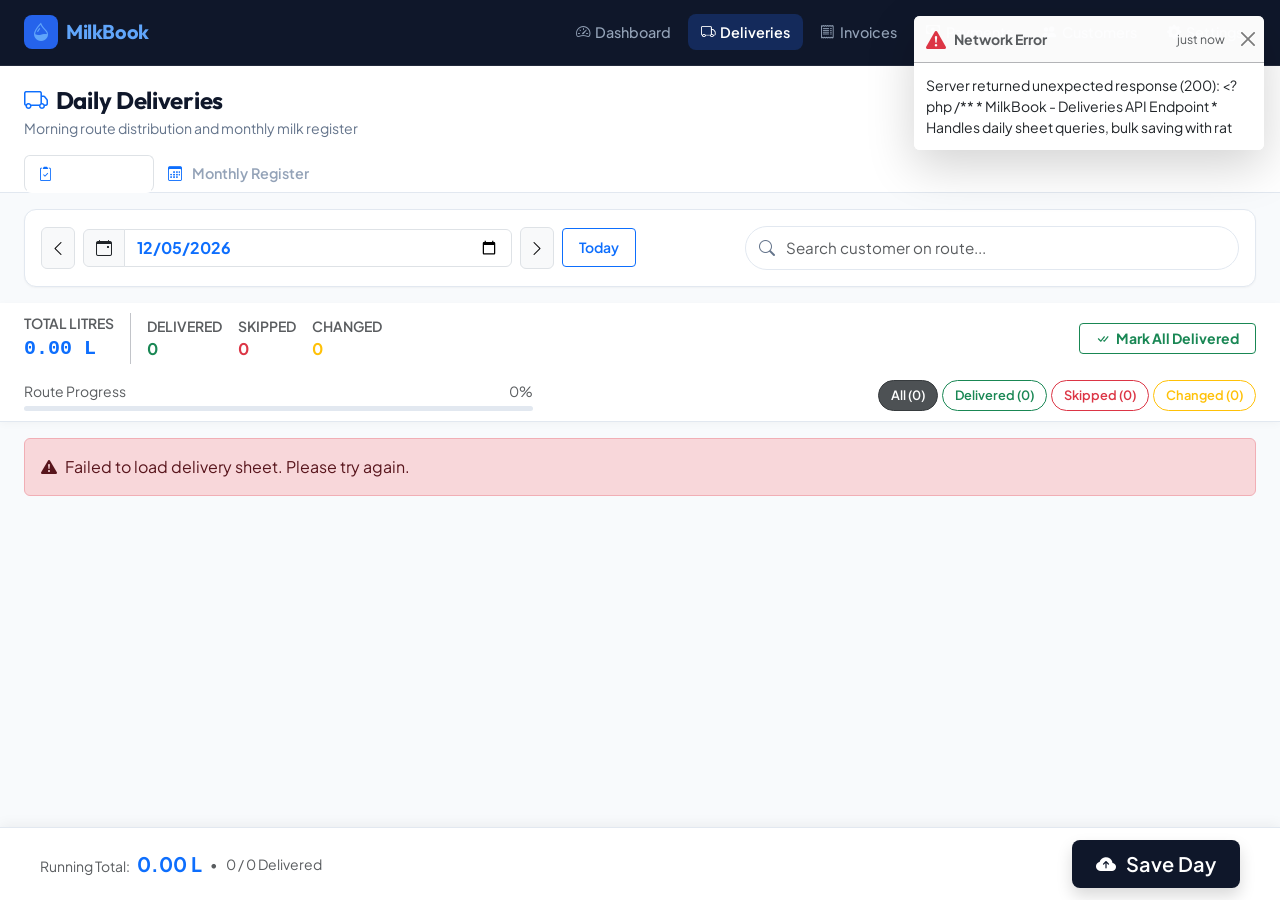
<file: deliveries.html>
<!DOCTYPE html>
<html lang="en">
<head>
    <meta charset="UTF-8">
    <meta name="viewport" content="width=device-width, initial-scale=1.0">
    <title>Deliveries - MilkBook</title>
    <!-- Bootstrap 5 CSS CDN -->
    <link href="https://cdn.jsdelivr.net/npm/bootstrap@5.3.3/dist/css/bootstrap.min.css" rel="stylesheet">
    <!-- Bootstrap Icons CDN -->
    <link rel="stylesheet" href="https://cdn.jsdelivr.net/npm/bootstrap-icons@1.11.3/font/bootstrap-icons.min.css">
    <!-- Custom CSS -->
    <link rel="stylesheet" href="assets/css/style.css?v=2.1">
</head>
<body>

    <!-- Top Navigation -->
    <nav class="navbar navbar-expand-lg navbar-dark navbar-milkbook sticky-top">
        <div class="container-fluid px-3 px-md-4">
            <a class="navbar-brand d-flex align-items-center gap-2" href="index.html">
                <span class="brand-icon"><i class="bi bi-droplet-half"></i></span>
                <span>Milk<span>Book</span></span>
            </a>
            <button class="navbar-toggler border-0" type="button" data-bs-toggle="collapse" data-bs-target="#milkNavbar" aria-controls="milkNavbar" aria-expanded="false" aria-label="Toggle navigation">
                <span class="navbar-toggler-icon"></span>
            </button>
            <div class="collapse navbar-collapse" id="milkNavbar">
                <ul class="navbar-nav ms-auto mb-2 mb-lg-0 gap-lg-1">
                    <li class="nav-item"><a class="nav-link" href="index.html"><i class="bi bi-speedometer2"></i> Dashboard</a></li>
                    <li class="nav-item"><a class="nav-link active" href="deliveries.html"><i class="bi bi-truck"></i> Deliveries</a></li>
                    <li class="nav-item"><a class="nav-link" href="invoices.html"><i class="bi bi-receipt"></i> Invoices</a></li>
                    <li class="nav-item"><a class="nav-link" href="payments.html"><i class="bi bi-cash-coin"></i> Payments</a></li>
                    <li class="nav-item"><a class="nav-link" href="customers.html"><i class="bi bi-people-fill"></i> Customers</a></li>
                    <li class="nav-item"><a class="nav-link" href="settings.html"><i class="bi bi-gear-fill"></i> Settings</a></li>
                </ul>
            </div>
        </div>
    </nav>

    <!-- Main Content Area -->
    <main class="main-content" style="padding-bottom: 7.5rem;">
        <!-- Page Header & Tab Navigation -->
        <header class="page-header pb-0 mb-3">
            <div class="container-fluid px-3 px-md-4">
                <div class="d-flex flex-column flex-md-row justify-content-between align-items-md-center gap-2 mb-3">
                    <div>
                        <h1 class="page-title"><i class="bi bi-truck text-primary"></i> Daily Deliveries</h1>
                        <p class="page-subtitle">Morning route distribution and monthly milk register</p>
                    </div>
                </div>

                <!-- Tabs: Daily Sheet vs Monthly Register -->
                <ul class="nav nav-tabs border-bottom-0" id="deliveryTabs" role="tablist">
                    <li class="nav-item" role="presentation">
                        <button class="nav-link text-dark active fw-semibold px-4" id="tab-daily-btn" data-bs-toggle="tab" data-bs-target="#tab-daily" type="button" role="tab">
                            <i class="bi bi-clipboard2-check me-1 text-primary"></i> Daily Sheet
                        </button>
                    </li>
                    <li class="nav-item" role="presentation">
                        <button class="nav-link text-dark fw-semibold px-4" id="tab-register-btn" data-bs-toggle="tab" data-bs-target="#tab-register" type="button" role="tab">
                            <i class="bi bi-calendar3 me-1 text-primary"></i> Monthly Register
                        </button>
                    </li>
                </ul>
            </div>
        </header>

        <div class="tab-content" id="deliveryTabsContent">
            <!-- =========================================================
                 TAB 1: DAILY SHEET (MOBILE-FIRST)
            ========================================================== -->
            <div class="tab-pane fade show active" id="tab-daily" role="tabpanel">
                <!-- Date Bar & Controls -->
                <div class="container-fluid px-3 px-md-4 mb-3">
                    <div class="card-milk p-3">
                        <div class="row g-2 align-items-center justify-content-between">
                            <!-- Date Navigator -->
                            <div class="col-12 col-md-6 d-flex align-items-center gap-2">
                                <button class="btn btn-light border px-2 py-2" id="btn-prev-day" title="Previous Day">
                                    <i class="bi bi-chevron-left"></i>
                                </button>
                                <div class="input-group">
                                    <span class="input-group-text bg-light"><i class="bi bi-calendar-event"></i></span>
                                    <input type="date" class="form-control fw-bold text-primary" id="sheet-date-input">
                                </div>
                                <button class="btn btn-light border px-2 py-2" id="btn-next-day" title="Next Day">
                                    <i class="bi bi-chevron-right"></i>
                                </button>
                                <button class="btn btn-sm btn-outline-primary px-3 py-2 fw-semibold" id="btn-today">
                                    Today
                                </button>
                            </div>

                            <!-- Search Filter -->
                            <div class="col-12 col-md-5">
                                <div class="search-input-group">
                                    <i class="bi bi-search search-icon"></i>
                                    <input type="text" class="form-control" id="sheet-search-input" placeholder="Search customer on route...">
                                </div>
                            </div>
                        </div>
                    </div>
                </div>

                <!-- Sticky Running Stats Header -->
                <div class="delivery-sticky-header mb-3">
                    <div class="container-fluid px-3 px-md-4">
                        <div class="d-flex flex-wrap align-items-center justify-content-between gap-2">
                            <div class="d-flex align-items-center gap-3">
                                <div>
                                    <span class="small text-muted fw-semibold d-block">TOTAL LITRES</span>
                                    <span class="fs-5 fw-bold text-primary font-monospace" id="stat-total-litres">0.00 L</span>
                                </div>
                                <div class="vr"></div>
                                <div>
                                    <span class="small text-muted fw-semibold d-block">DELIVERED</span>
                                    <span class="fs-6 fw-bold text-success" id="stat-delivered-count">0</span>
                                </div>
                                <div>
                                    <span class="small text-muted fw-semibold d-block">SKIPPED</span>
                                    <span class="fs-6 fw-bold text-danger" id="stat-skipped-count">0</span>
                                </div>
                                <div class="d-none d-sm-block">
                                    <span class="small text-muted fw-semibold d-block">CHANGED</span>
                                    <span class="fs-6 fw-bold text-warning" id="stat-changed-count">0</span>
                                </div>
                            </div>

                            <div class="d-flex align-items-center gap-2">
                                <button type="button" class="btn btn-sm btn-outline-success fw-bold px-3 py-1" id="btn-mark-all-delivered" title="Mark all customers as delivered with their committed quantity">
                                    <i class="bi bi-check-all me-1"></i> Mark All Delivered
                                </button>
                                <span class="badge bg-warning-subtle text-warning-emphasis border border-warning-subtle px-2 py-1 rounded-pill d-none" id="badge-unsaved">
                                    <i class="bi bi-dot"></i> Unsaved
                                </span>
                                <span class="badge bg-success-subtle text-success border border-success-subtle px-2 py-1 rounded-pill d-none" id="badge-saved-status">
                                    <i class="bi bi-check2"></i> Saved
                                </span>
                            </div>
                        </div>

                        <!-- Route Progress Bar and Filter Chips -->
                        <div class="row align-items-center g-2 mt-2">
                            <div class="col-12 col-md-5">
                                <div class="d-flex align-items-center justify-content-between small text-muted mb-1">
                                    <span>Route Progress</span>
                                    <span id="route-progress-label">0%</span>
                                </div>
                                <div class="route-progress-track">
                                    <div class="route-progress-fill" id="route-progress-fill" style="width: 0%;"></div>
                                </div>
                            </div>
                            <div class="col-12 col-md-7 d-flex justify-content-md-end gap-1 flex-wrap" id="attendance-filter-chips">
                                <button type="button" class="btn btn-sm btn-dark attendance-filter-btn active" data-filter="all" onclick="setAttendanceFilter('all')">All (<span id="count-filter-all">0</span>)</button>
                                <button type="button" class="btn btn-sm btn-outline-success attendance-filter-btn" data-filter="delivered" onclick="setAttendanceFilter('delivered')">Delivered (<span id="count-filter-delivered">0</span>)</button>
                                <button type="button" class="btn btn-sm btn-outline-danger attendance-filter-btn" data-filter="skipped" onclick="setAttendanceFilter('skipped')">Skipped (<span id="count-filter-skipped">0</span>)</button>
                                <button type="button" class="btn btn-sm btn-outline-warning attendance-filter-btn" data-filter="changed" onclick="setAttendanceFilter('changed')">Changed (<span id="count-filter-changed">0</span>)</button>
                            </div>
                        </div>
                    </div>
                </div>

                <!-- Customer Route Cards Container -->
                <div class="container-fluid px-3 px-md-4">
                    <div id="daily-sheet-container">
                        <div class="text-center py-5 text-muted">
                            <div class="spinner-border text-primary spinner-border-sm mb-2" role="status"></div>
                            <p class="mb-0">Loading daily delivery route...</p>
                        </div>
                    </div>
                </div>

                <!-- Sticky Bottom Bar -->
                <div class="delivery-sticky-bottom">
                    <div class="container-fluid px-0 px-md-2 d-flex align-items-center justify-content-between">
                        <div class="d-flex align-items-center gap-2">
                            <div>
                                <span class="small text-muted d-none d-sm-inline">Running Total:</span>
                                <span class="fw-bold fs-5 text-primary ms-sm-1" id="bottom-bar-litres">0.00 L</span>
                            </div>
                            <span class="text-muted small">•</span>
                            <span class="small text-muted" id="bottom-bar-counts">0 / 0 Delivered</span>
                        </div>
                        <button class="btn btn-milk-primary btn-lg px-4 shadow" id="btn-save-day">
                            <i class="bi bi-cloud-arrow-up-fill me-1"></i> Save Day
                        </button>
                    </div>
                </div>
            </div>

            <!-- =========================================================
                 TAB 2: MONTHLY REGISTER (NOTEBOOK GRID)
            ========================================================== -->
            <div class="tab-pane fade" id="tab-register" role="tabpanel">
                <div class="container-fluid px-3 px-md-4 mb-3">
                    <!-- Register Header & Month/Year Selector -->
                    <div class="card-milk p-3 mb-3">
                        <div class="row g-2 align-items-center justify-content-between">
                            <div class="col-12 col-md-6 d-flex align-items-center gap-2">
                                <button class="btn btn-light border px-2 py-2" id="reg-btn-prev-month" title="Previous Month">
                                    <i class="bi bi-chevron-left"></i>
                                </button>
                                <select class="form-select fw-bold text-primary" id="reg-month-select" style="max-width: 160px;">
                                    <option value="1">January</option>
                                    <option value="2">February</option>
                                    <option value="3">March</option>
                                    <option value="4">April</option>
                                    <option value="5">May</option>
                                    <option value="6">June</option>
                                    <option value="7">July</option>
                                    <option value="8">August</option>
                                    <option value="9">September</option>
                                    <option value="10">October</option>
                                    <option value="11">November</option>
                                    <option value="12">December</option>
                                </select>
                                <select class="form-select fw-bold text-primary" id="reg-year-select" style="max-width: 110px;">
                                    <option value="2025">2025</option>
                                    <option value="2026">2026</option>
                                    <option value="2027">2027</option>
                                </select>
                                <button class="btn btn-light border px-2 py-2" id="reg-btn-next-month" title="Next Month">
                                    <i class="bi bi-chevron-right"></i>
                                </button>
                                <button class="btn btn-sm btn-outline-primary px-3 py-2 fw-semibold" id="reg-btn-current-month">
                                    Current
                                </button>
                            </div>

                            <div class="col-12 col-md-5 d-flex justify-content-md-end gap-3 text-muted small">
                                <div><span class="badge bg-light text-dark border me-1">0.0</span> Skipped</div>
                                <div><span class="reg-cell-dash me-1">—</span> Unrecorded</div>
                                <div><i class="bi bi-lock-fill text-muted me-1"></i> Invoiced</div>
                            </div>
                        </div>
                    </div>

                    <!-- Register Grid Table Wrapper -->
                    <div class="register-table-wrapper shadow-sm mb-4" id="register-container">
                        <div class="text-center py-5 text-muted">
                            <div class="spinner-border text-primary spinner-border-sm mb-2" role="status"></div>
                            <p class="mb-0">Loading monthly register...</p>
                        </div>
                    </div>
                </div>
            </div>
        </div>
    </main>

    <!-- Bottom Mobile Navigation Bar -->
    <nav class="mobile-nav-strip d-md-none">
        <a href="index.html" class="mobile-nav-item"><i class="bi bi-speedometer2"></i><span>Home</span></a>
        <a href="deliveries.html" class="mobile-nav-item active"><i class="bi bi-truck"></i><span>Deliveries</span></a>
        <a href="invoices.html" class="mobile-nav-item"><i class="bi bi-receipt"></i><span>Invoices</span></a>
        <a href="payments.html" class="mobile-nav-item"><i class="bi bi-cash-coin"></i><span>Payments</span></a>
        <a href="customers.html" class="mobile-nav-item"><i class="bi bi-people-fill"></i><span>Customers</span></a>
        <a href="settings.html" class="mobile-nav-item"><i class="bi bi-gear-fill"></i><span>Settings</span></a>
    </nav>

    <!-- Cell Edit Popover Modal -->
    <div class="modal fade" id="cellEditModal" tabindex="-1" aria-labelledby="cellEditModalTitle" aria-hidden="true">
        <div class="modal-dialog modal-dialog-centered modal-sm">
            <div class="modal-content">
                <div class="modal-header py-2">
                    <div>
                        <h6 class="modal-title fw-bold mb-0" id="cellEditModalTitle">Edit Delivery</h6>
                        <small class="text-muted" id="cell-edit-customer-name"></small>
                    </div>
                    <button type="button" class="btn-close" data-bs-dismiss="modal" aria-label="Close"></button>
                </div>
                <div class="modal-body text-center py-3">
                    <input type="hidden" id="cell-edit-cid" value="">
                    <input type="hidden" id="cell-edit-date" value="">
                    <input type="hidden" id="cell-edit-committed" value="">

                    <div class="text-muted small mb-2" id="cell-edit-date-label"></div>

                    <!-- Stepper in Modal -->
                    <div class="stepper-control mb-3">
                        <button type="button" class="btn-stepper" id="cell-modal-btn-minus"><i class="bi bi-dash"></i></button>
                        <span class="stepper-qty-display" id="cell-modal-qty-display">1.00</span>
                        <button type="button" class="btn-stepper" id="cell-modal-btn-plus"><i class="bi bi-plus"></i></button>
                    </div>

                    <!-- Quick Chips -->
                    <div class="d-flex justify-content-center flex-wrap gap-1 mb-2">
                        <button type="button" class="quick-chip chip-skip" data-qty="0.00">0 (Skip)</button>
                        <button type="button" class="quick-chip" data-qty="0.25">¼ L</button>
                        <button type="button" class="quick-chip" data-qty="0.50">½ L</button>
                        <button type="button" class="quick-chip" data-qty="1.00">1 L</button>
                        <button type="button" class="quick-chip" id="cell-modal-btn-committed">Committed</button>
                    </div>

                    <div id="cell-locked-warning" class="alert alert-warning py-1 px-2 small mt-2 d-none">
                        <i class="bi bi-lock-fill me-1"></i> Already invoiced. Read-only.
                    </div>
                </div>
                <div class="modal-footer py-2">
                    <button type="button" class="btn btn-sm btn-light border" data-bs-dismiss="modal">Cancel</button>
                    <button type="button" class="btn btn-sm btn-milk-primary px-3" id="btn-save-cell">Update Cell</button>
                </div>
            </div>
        </div>
    </div>

    <!-- Bootstrap 5 JS Bundle -->
    <script src="https://cdn.jsdelivr.net/npm/bootstrap@5.3.3/dist/js/bootstrap.bundle.min.js"></script>
    <!-- App Scripts -->
    <script src="assets/js/api.js"></script>
    <script src="assets/js/ui.js"></script>

    <!-- Deliveries Page Logic -->
    <script>
        // State
        let currentDateStr = new Date().toISOString().split('T')[0];
        let dailyCustomers = []; // Items for current date
        let sheetSearchQuery = '';
        let isDirty = false;

        // Register State
        let currentRegMonth = new Date().getMonth() + 1;
        let currentRegYear = new Date().getFullYear();
        let registerData = null;
        let cellEditModal = null;

        // Attendance Filter State
        let currentAttendanceFilter = 'all';

        document.addEventListener('DOMContentLoaded', () => {
            cellEditModal = new bootstrap.Modal(document.getElementById('cellEditModal'));

            // Set up date input
            const dateInput = document.getElementById('sheet-date-input');
            dateInput.value = currentDateStr;

            // Date navigation buttons
            dateInput.addEventListener('change', (e) => {
                if (confirmDateChange()) {
                    currentDateStr = e.target.value;
                    loadDailySheet();
                } else {
                    e.target.value = currentDateStr;
                }
            });

            document.getElementById('btn-prev-day').addEventListener('click', () => changeDay(-1));
            document.getElementById('btn-next-day').addEventListener('click', () => changeDay(1));
            document.getElementById('btn-today').addEventListener('click', () => {
                const today = new Date().toISOString().split('T')[0];
                if (currentDateStr !== today && confirmDateChange()) {
                    currentDateStr = today;
                    document.getElementById('sheet-date-input').value = currentDateStr;
                    loadDailySheet();
                }
            });

            // Search filter
            document.getElementById('sheet-search-input').addEventListener('input', (e) => {
                sheetSearchQuery = e.target.value.trim().toLowerCase();
                renderDailyCards();
            });

            // Mark All Delivered button
            const markAllBtn = document.getElementById('btn-mark-all-delivered');
            if (markAllBtn) {
                markAllBtn.addEventListener('click', markAllDelivered);
            }

            // Save Day button
            document.getElementById('btn-save-day').addEventListener('click', saveDailySheet);

            // Tab Switching
            document.getElementById('tab-register-btn').addEventListener('shown.bs.tab', () => {
                loadMonthlyRegister();
            });

            // Register month/year controls
            const monthSelect = document.getElementById('reg-month-select');
            const yearSelect = document.getElementById('reg-year-select');
            monthSelect.value = currentRegMonth;
            yearSelect.value = currentRegYear;

            monthSelect.addEventListener('change', (e) => {
                currentRegMonth = parseInt(e.target.value);
                loadMonthlyRegister();
            });
            yearSelect.addEventListener('change', (e) => {
                currentRegYear = parseInt(e.target.value);
                loadMonthlyRegister();
            });

            document.getElementById('reg-btn-prev-month').addEventListener('click', () => changeRegisterMonth(-1));
            document.getElementById('reg-btn-next-month').addEventListener('click', () => changeRegisterMonth(1));
            document.getElementById('reg-btn-current-month').addEventListener('click', () => {
                const now = new Date();
                currentRegMonth = now.getMonth() + 1;
                currentRegYear = now.getFullYear();
                monthSelect.value = currentRegMonth;
                yearSelect.value = currentRegYear;
                loadMonthlyRegister();
            });

            // Modal Cell Edit Controls
            setupCellEditModalControls();

            // Unsaved changes beforeunload warning
            window.addEventListener('beforeunload', (e) => {
                if (isDirty) {
                    e.preventDefault();
                    e.returnValue = 'You have unsaved delivery entries. Are you sure you want to leave?';
                }
            });

            // Initial load
            loadDailySheet();
        });

        function confirmDateChange() {
            if (isDirty) {
                return confirm('You have unsaved quantity adjustments for today. Changing the date will discard unsaved changes. Continue?');
            }
            return true;
        }

        function changeDay(offsetDays) {
            if (!confirmDateChange()) return;
            const [y, m, d] = currentDateStr.split('-').map(Number);
            const date = new Date(y, m - 1, d);
            date.setDate(date.getDate() + offsetDays);
            currentDateStr = date.toISOString().split('T')[0];
            document.getElementById('sheet-date-input').value = currentDateStr;
            loadDailySheet();
        }

        function setDirtyState(dirty) {
            isDirty = dirty;
            const unsavedBadge = document.getElementById('badge-unsaved');
            const savedBadge = document.getElementById('badge-saved-status');
            if (dirty) {
                unsavedBadge.classList.remove('d-none');
                savedBadge.classList.add('d-none');
            } else {
                unsavedBadge.classList.add('d-none');
            }
        }

        // =============================================================
        // DAILY SHEET LOGIC
        // =============================================================
        async function loadDailySheet() {
            setDirtyState(false);
            const container = document.getElementById('daily-sheet-container');
            container.innerHTML = `
                <div class="text-center py-5 text-muted">
                    <div class="spinner-border text-primary spinner-border-sm mb-2" role="status"></div>
                    <p class="mb-0">Loading delivery sheet for ${ui.formatDate(currentDateStr)}...</p>
                </div>
            `;

            try {
                const res = await api.get(`api/deliveries.php?date=${currentDateStr}`);
                const customers = res.customers || [];

                // Initialize client working quantity: saved_quantity if set, else committed_qty
                dailyCustomers = customers.map(c => {
                    const workingQty = (c.saved_quantity !== null) ? c.saved_quantity : c.committed_qty;
                    return {
                        ...c,
                        current_qty: parseFloat(workingQty)
                    };
                });

                updateSummaryStats();
                renderDailyCards();

                // Show saved badge if all rows were saved
                const savedBadge = document.getElementById('badge-saved-status');
                if (res.summary && res.summary.is_all_saved) {
                    savedBadge.classList.remove('d-none');
                } else {
                    savedBadge.classList.add('d-none');
                }

            } catch (err) {
                console.error('Failed to load daily deliveries:', err);
                container.innerHTML = `
                    <div class="alert alert-danger">
                        <i class="bi bi-exclamation-triangle-fill me-2"></i>Failed to load delivery sheet. Please try again.
                    </div>
                `;
            }
        }

        function updateSummaryStats() {
            let totalLitres = 0.00;
            let deliveredCount = 0;
            let skippedCount = 0;
            let changedCount = 0;

            dailyCustomers.forEach(c => {
                totalLitres += c.current_qty;
                if (c.current_qty > 0) {
                    deliveredCount++;
                } else {
                    skippedCount++;
                }
                if (Math.abs(c.current_qty - c.committed_qty) > 0.001) {
                    changedCount++;
                }
            });

            document.getElementById('stat-total-litres').textContent = totalLitres.toFixed(2) + ' L';
            document.getElementById('stat-delivered-count').textContent = deliveredCount;
            document.getElementById('stat-skipped-count').textContent = skippedCount;
            document.getElementById('stat-changed-count').textContent = changedCount;

            // Route Progress Bar
            const totalCust = dailyCustomers.length;
            const pct = totalCust > 0 ? Math.round((deliveredCount / totalCust) * 100) : 0;
            const fillEl = document.getElementById('route-progress-fill');
            const labelEl = document.getElementById('route-progress-label');
            if (fillEl) fillEl.style.width = pct + '%';
            if (labelEl) labelEl.textContent = `${pct}% (${deliveredCount}/${totalCust} delivered)`;

            // Filter button counts
            const cntAll = document.getElementById('count-filter-all');
            const cntDel = document.getElementById('count-filter-delivered');
            const cntSkip = document.getElementById('count-filter-skipped');
            const cntChange = document.getElementById('count-filter-changed');
            if (cntAll) cntAll.textContent = totalCust;
            if (cntDel) cntDel.textContent = deliveredCount;
            if (cntSkip) cntSkip.textContent = skippedCount;
            if (cntChange) cntChange.textContent = changedCount;

            document.getElementById('bottom-bar-litres').textContent = totalLitres.toFixed(2) + ' L';
            document.getElementById('bottom-bar-counts').textContent = `${deliveredCount} / ${totalCust} Delivered`;
        }

        window.setAttendanceFilter = function(filter) {
            currentAttendanceFilter = filter;
            document.querySelectorAll('#attendance-filter-chips .attendance-filter-btn').forEach(btn => {
                btn.classList.toggle('active', btn.dataset.filter === filter);
                if (btn.dataset.filter === filter) {
                    btn.classList.remove('btn-outline-success', 'btn-outline-danger', 'btn-outline-warning');
                    btn.classList.add(filter === 'delivered' ? 'btn-success' : (filter === 'skipped' ? 'btn-danger' : (filter === 'changed' ? 'btn-warning' : 'btn-dark')));
                } else {
                    btn.classList.remove('btn-success', 'btn-danger', 'btn-warning', 'btn-dark');
                    btn.classList.add(btn.dataset.filter === 'delivered' ? 'btn-outline-success' : (btn.dataset.filter === 'skipped' ? 'btn-outline-danger' : (btn.dataset.filter === 'changed' ? 'btn-outline-warning' : 'btn-outline-dark')));
                }
            });
            renderDailyCards();
        };

        window.markAllDelivered = function() {
            if (dailyCustomers.length === 0) return;
            dailyCustomers.forEach(c => {
                c.current_qty = c.committed_qty;
                updateCustomerCardUI(c.customer_id);
            });
            setDirtyState(true);
            updateSummaryStats();
            ui.toast(`Marked all ${dailyCustomers.length} customers as Delivered!`, 'success');
        };

        function renderDailyCards() {
            const container = document.getElementById('daily-sheet-container');

            let list = dailyCustomers;
            if (sheetSearchQuery) {
                list = list.filter(c => 
                    (c.name && c.name.toLowerCase().includes(sheetSearchQuery)) ||
                    (c.address && c.address.toLowerCase().includes(sheetSearchQuery))
                );
            }

            if (currentAttendanceFilter === 'delivered') {
                list = list.filter(c => c.current_qty > 0);
            } else if (currentAttendanceFilter === 'skipped') {
                list = list.filter(c => c.current_qty === 0);
            } else if (currentAttendanceFilter === 'changed') {
                list = list.filter(c => Math.abs(c.current_qty - c.committed_qty) > 0.001);
            }

            if (list.length === 0) {
                container.innerHTML = `
                    <div class="text-center py-5 text-muted card-milk p-4">
                        <i class="bi bi-people fs-1 text-secondary opacity-50 mb-2 d-block"></i>
                        <h5>No customers match this filter</h5>
                        <p class="small text-muted mb-0">Check search or choose another filter option.</p>
                    </div>
                `;
                return;
            }

            let html = '';
            list.forEach(c => {
                const diff = c.current_qty - c.committed_qty;
                const isChanged = Math.abs(diff) > 0.001;
                const isSkipped = (c.current_qty === 0);
                const isDelivered = (c.current_qty > 0);
                const isLocked = Boolean(c.locked);

                let cardStateClass = '';
                if (isSkipped) {
                    cardStateClass = 'is-skipped';
                } else if (isChanged) {
                    cardStateClass = 'is-changed';
                } else if (isDelivered) {
                    cardStateClass = 'is-delivered';
                }

                // Diff badge
                let diffBadgeHtml = '';
                if (isSkipped) {
                    diffBadgeHtml = `<span class="diff-badge skipped"><i class="bi bi-x-circle me-1"></i>Skipped</span>`;
                } else if (isChanged) {
                    if (diff > 0) {
                        diffBadgeHtml = `<span class="diff-badge plus"><i class="bi bi-plus"></i>${diff.toFixed(2)} L extra</span>`;
                    } else {
                        diffBadgeHtml = `<span class="diff-badge minus"><i class="bi bi-dash"></i>${Math.abs(diff).toFixed(2)} L less</span>`;
                    }
                }

                html += `
                    <div class="card-milk delivery-card ${cardStateClass} p-3 mb-2" id="delivery-card-${c.customer_id}" data-cid="${c.customer_id}">
                        <div class="d-flex align-items-start justify-content-between gap-2 mb-2">
                            <div class="d-flex align-items-center gap-2">
                                <span class="route-badge">#${c.route_order || '-'}</span>
                                <div>
                                    <h6 class="mb-0 fw-bold fs-6">${ui.escapeHtml(c.name)}</h6>
                                    ${c.address ? `<div class="small text-muted text-truncate" style="max-width: 240px;"><i class="bi bi-geo-alt me-1"></i>${ui.escapeHtml(c.address)}</div>` : ''}
                                </div>
                            </div>
                            <div class="text-end">
                                <span class="badge bg-light text-muted border me-1">Plan: ${c.committed_qty.toFixed(2)} L</span>
                                <span class="badge bg-light text-success border">₹${c.rate.toFixed(2)}/L</span>
                                ${isLocked ? `<span class="badge bg-secondary-subtle text-secondary border ms-1"><i class="bi bi-receipt me-1"></i>Billed</span>` : ''}
                            </div>
                        </div>

                        <!-- 1-Tap Attendance Marker & Stepper Row -->
                        <div class="row g-2 align-items-center pt-2 border-top">
                            <!-- 1-Tap Delivered / Skip Buttons -->
                            <div class="col-12 col-sm-6">
                                <div class="attendance-toggle">
                                    <button type="button" class="btn-attendance btn-delivered ${c.current_qty > 0 ? 'active' : ''}" id="btn-del-${c.customer_id}" onclick="setDelivered(${c.customer_id})">
                                        <i class="bi bi-check-circle-fill"></i> Delivered (${c.committed_qty.toFixed(2)} L)
                                    </button>
                                    <button type="button" class="btn-attendance btn-skip ${c.current_qty === 0 ? 'active' : ''}" id="btn-skip-${c.customer_id}" onclick="setSkipped(${c.customer_id})">
                                        <i class="bi bi-x-circle-fill"></i> Skip (0 L)
                                    </button>
                                </div>
                            </div>

                            <!-- Stepper & Litres Display -->
                            <div class="col-12 col-sm-6 d-flex align-items-center justify-content-sm-end gap-2">
                                <div class="stepper-control">
                                    <button type="button" class="btn-stepper" onclick="stepQty(${c.customer_id}, -0.25)" title="Minus 0.25 L">
                                        <i class="bi bi-dash"></i>
                                    </button>
                                    <span class="stepper-qty-display" id="display-qty-${c.customer_id}">
                                        ${c.current_qty.toFixed(2)}
                                    </span>
                                    <button type="button" class="btn-stepper" onclick="stepQty(${c.customer_id}, 0.25)" title="Plus 0.25 L">
                                        <i class="bi bi-plus"></i>
                                    </button>
                                </div>
                                <span class="small fw-bold text-muted">L</span>
                                <div id="diff-badge-wrap-${c.customer_id}">
                                    ${diffBadgeHtml}
                                </div>
                            </div>
                        </div>

                        <!-- Quick presets chip bar -->
                        <div class="d-flex align-items-center flex-wrap gap-1 mt-2 pt-2 border-top border-light">
                            <span class="small text-muted me-1">Presets:</span>
                            <button type="button" class="quick-chip chip-preset-${c.customer_id} ${c.current_qty === 0.25 ? 'active' : ''}" data-val="0.25" onclick="setPresetQty(${c.customer_id}, 0.25)">¼ L</button>
                            <button type="button" class="quick-chip chip-preset-${c.customer_id} ${c.current_qty === 0.50 ? 'active' : ''}" data-val="0.50" onclick="setPresetQty(${c.customer_id}, 0.50)">½ L</button>
                            <button type="button" class="quick-chip chip-preset-${c.customer_id} ${c.current_qty === 1.00 ? 'active' : ''}" data-val="1.00" onclick="setPresetQty(${c.customer_id}, 1.00)">1 L</button>
                            <button type="button" class="quick-chip chip-preset-${c.customer_id} ${c.current_qty === 1.50 ? 'active' : ''}" data-val="1.50" onclick="setPresetQty(${c.customer_id}, 1.50)">1.5 L</button>
                            <button type="button" class="quick-chip chip-preset-${c.customer_id} ${c.current_qty === 2.00 ? 'active' : ''}" data-val="2.00" onclick="setPresetQty(${c.customer_id}, 2.00)">2 L</button>
                            <button type="button" class="quick-chip chip-preset-${c.customer_id} ${Math.abs(c.current_qty - c.committed_qty) < 0.001 && c.current_qty > 0 ? 'active' : ''}" data-val="${c.committed_qty}" onclick="setPresetQty(${c.customer_id}, ${c.committed_qty})">Plan (${c.committed_qty.toFixed(2)})</button>
                        </div>
                    </div>
                `;
            });

            container.innerHTML = html;
        }

        // Fast In-Place Card DOM updater (Zero flicker, zero scroll jump)
        function updateCustomerCardUI(cid) {
            const customer = dailyCustomers.find(c => c.customer_id === cid);
            if (!customer) return;

            const card = document.getElementById(`delivery-card-${cid}`);
            const displayQty = document.getElementById(`display-qty-${cid}`);
            const btnDel = document.getElementById(`btn-del-${cid}`);
            const btnSkip = document.getElementById(`btn-skip-${cid}`);
            const diffWrap = document.getElementById(`diff-badge-wrap-${cid}`);

            if (displayQty) displayQty.textContent = customer.current_qty.toFixed(2);

            const isDelivered = customer.current_qty > 0;
            const isSkipped = customer.current_qty === 0;
            const diff = customer.current_qty - customer.committed_qty;
            const isChanged = Math.abs(diff) > 0.001;

            if (btnDel) btnDel.classList.toggle('active', isDelivered);
            if (btnSkip) btnSkip.classList.toggle('active', isSkipped);

            if (card) {
                card.classList.remove('is-delivered', 'is-skipped', 'is-changed');
                if (isSkipped) {
                    card.classList.add('is-skipped');
                } else if (isChanged) {
                    card.classList.add('is-changed');
                } else if (isDelivered) {
                    card.classList.add('is-delivered');
                }
            }

            if (diffWrap) {
                if (isSkipped) {
                    diffWrap.innerHTML = `<span class="diff-badge skipped"><i class="bi bi-x-circle me-1"></i>Skipped</span>`;
                } else if (isChanged) {
                    if (diff > 0) {
                        diffWrap.innerHTML = `<span class="diff-badge plus"><i class="bi bi-plus"></i>${diff.toFixed(2)} L extra</span>`;
                    } else {
                        diffWrap.innerHTML = `<span class="diff-badge minus"><i class="bi bi-dash"></i>${Math.abs(diff).toFixed(2)} L less</span>`;
                    }
                } else {
                    diffWrap.innerHTML = '';
                }
            }

            // Update chips
            document.querySelectorAll(`.chip-preset-${cid}`).forEach(chip => {
                const val = parseFloat(chip.dataset.val);
                const isActive = Math.abs(val - customer.current_qty) < 0.001 && customer.current_qty > 0;
                chip.classList.toggle('active', isActive);
            });
        }

        window.setDelivered = function(cid) {
            const customer = dailyCustomers.find(c => c.customer_id === cid);
            if (!customer) return;

            // Set to committed quantity (or 1.00 if committed is 0)
            customer.current_qty = customer.committed_qty > 0 ? customer.committed_qty : 1.00;
            updateCustomerCardUI(cid);
            setDirtyState(true);
            updateSummaryStats();
        };

        window.setSkipped = function(cid) {
            const customer = dailyCustomers.find(c => c.customer_id === cid);
            if (!customer) return;

            customer.current_qty = 0.00;
            updateCustomerCardUI(cid);
            setDirtyState(true);
            updateSummaryStats();
        };

        window.stepQty = function(cid, step) {
            const customer = dailyCustomers.find(c => c.customer_id === cid);
            if (!customer) return;

            let newQty = customer.current_qty + step;
            if (newQty < 0) newQty = 0;
            if (newQty > 20) newQty = 20;

            customer.current_qty = Math.round(newQty * 100) / 100;
            updateCustomerCardUI(cid);
            setDirtyState(true);
            updateSummaryStats();
        };

        window.setPresetQty = function(cid, qty) {
            const customer = dailyCustomers.find(c => c.customer_id === cid);
            if (!customer) return;

            customer.current_qty = Math.round(parseFloat(qty) * 100) / 100;
            updateCustomerCardUI(cid);
            setDirtyState(true);
            updateSummaryStats();
        };

        async function saveDailySheet() {
            const saveBtn = document.getElementById('btn-save-day');
            ui.setLoading(saveBtn, true, 'Saving Day...');

            const payload = {
                date: currentDateStr,
                entries: dailyCustomers.map(c => ({
                    customer_id: c.customer_id,
                    quantity: c.current_qty
                }))
            };

            try {
                const res = await api.post('api/deliveries.php', payload, { silent: true });
                setDirtyState(false);
                document.getElementById('badge-saved-status').classList.remove('d-none');
                ui.toast(`Saved ${res.saved_count} deliveries for ${ui.formatDate(currentDateStr)} (${res.total_litres} L total)`, 'success');
                loadDailySheet();
            } catch (err) {
                console.error('Failed to save day:', err);
                ui.toast(err.message || 'Failed to save daily sheet.', 'danger');
            } finally {
                ui.setLoading(saveBtn, false);
            }
        }

        // =============================================================
        // MONTHLY REGISTER LOGIC
        // =============================================================
        function changeRegisterMonth(offsetMonths) {
            currentRegMonth += offsetMonths;
            if (currentRegMonth > 12) {
                currentRegMonth = 1;
                currentRegYear++;
            } else if (currentRegMonth < 1) {
                currentRegMonth = 12;
                currentRegYear--;
            }

            document.getElementById('reg-month-select').value = currentRegMonth;
            document.getElementById('reg-year-select').value = currentRegYear;
            loadMonthlyRegister();
        }

        async function loadMonthlyRegister() {
            const container = document.getElementById('register-container');
            container.innerHTML = `
                <div class="text-center py-5 text-muted">
                    <div class="spinner-border text-primary spinner-border-sm mb-2" role="status"></div>
                    <p class="mb-0">Loading monthly register...</p>
                </div>
            `;

            try {
                registerData = await api.get(`api/deliveries.php?view=register&month=${currentRegMonth}&year=${currentRegYear}`);
                renderRegisterGrid();
            } catch (err) {
                console.error('Failed to load monthly register:', err);
                container.innerHTML = `
                    <div class="alert alert-danger m-3">
                        <i class="bi bi-exclamation-triangle-fill me-2"></i>Failed to load register. Please try again.
                    </div>
                `;
            }
        }

        function renderRegisterGrid() {
            const container = document.getElementById('register-container');
            if (!registerData || !registerData.customers || registerData.customers.length === 0) {
                container.innerHTML = `<div class="text-center py-5 text-muted">No customers found for this period.</div>`;
                return;
            }

            const { days_in_month, customers, day_totals, grand_total_litres, grand_total_amount } = registerData;
            const today = new Date();
            const isCurrentMonth = (today.getMonth() + 1 === currentRegMonth && today.getFullYear() === currentRegYear);
            const currentDay = isCurrentMonth ? today.getDate() : -1;

            let html = `
                <table class="table table-register align-middle">
                    <thead>
                        <tr>
                            <th class="sticky-col">Customer Name</th>
                            <th style="width: 70px;">Commit</th>
            `;

            // Day headers 1..N
            for (let d = 1; d <= days_in_month; d++) {
                const isToday = (d === currentDay);
                html += `<th class="${isToday ? 'bg-primary-subtle text-primary fw-bold' : ''}" style="width: 38px;">${d}</th>`;
            }

            html += `
                            <th style="width: 80px;" class="bg-light fw-bold">Total L</th>
                            <th style="width: 90px;" class="bg-light fw-bold">Total ₹</th>
                        </tr>
                    </thead>
                    <tbody>
            `;

            // Rows per customer
            customers.forEach(c => {
                html += `
                    <tr>
                        <td class="sticky-col">
                            <div class="d-flex align-items-center gap-1">
                                <span class="badge bg-light text-muted border" style="font-size: 0.72rem;">#${c.route_order}</span>
                                <span class="fw-bold text-dark text-truncate" style="max-width: 140px;" title="${ui.escapeHtml(c.name)}">${ui.escapeHtml(c.name)}</span>
                            </div>
                        </td>
                        <td class="small text-muted">${c.committed_qty.toFixed(2)}</td>
                `;

                // Days cells
                for (let d = 1; d <= days_in_month; d++) {
                    const cell = c.days[d];
                    const isToday = (d === currentDay);
                    const todayClass = isToday ? 'today-col' : '';

                    if (!cell) {
                        // Unrecorded day
                        html += `
                            <td class="reg-cell ${todayClass}" onclick="openCellEditModal(${c.id}, ${d}, null, false)">
                                <span class="reg-cell-dash">—</span>
                            </td>
                        `;
                    } else if (cell.not_started) {
                        html += `<td class="reg-cell not-started" title="Customer had not started yet">·</td>`;
                    } else {
                        const qty = cell.quantity;
                        const isSkipped = (qty === 0);
                        const isLocked = cell.locked;

                        let cellContent = qty.toString();
                        if (isSkipped) {
                            cellContent = `<span class="badge bg-light text-muted border px-1 py-0">0</span>`;
                        } else if (isLocked) {
                            cellContent = `<span class="fw-semibold">${qty}</span><i class="bi bi-lock-fill ms-1 text-muted" style="font-size: 0.65rem;"></i>`;
                        } else {
                            cellContent = `<span class="fw-semibold">${qty}</span>`;
                        }

                        html += `
                            <td class="reg-cell ${todayClass} ${isSkipped ? 'cell-skipped' : ''} ${isLocked ? 'cell-locked' : ''}" 
                                onclick="openCellEditModal(${c.id}, ${d}, ${qty}, ${isLocked})">
                                ${cellContent}
                            </td>
                        `;
                    }
                }

                html += `
                        <td class="fw-bold text-primary font-monospace">${c.total_litres.toFixed(2)}</td>
                        <td class="fw-bold text-success">${ui.formatCurrency(c.total_amount)}</td>
                    </tr>
                `;
            });

            html += `
                    </tbody>
                    <tfoot>
                        <tr>
                            <th class="sticky-col text-uppercase">Total Litres</th>
                            <th>-</th>
            `;

            for (let d = 1; d <= days_in_month; d++) {
                const dayTotal = day_totals[d]?.litres || 0;
                const isToday = (d === currentDay);
                html += `<th class="${isToday ? 'bg-primary-subtle text-primary' : ''}">${dayTotal > 0 ? dayTotal.toFixed(1) : '-'}</th>`;
            }

            html += `
                            <th class="text-primary font-monospace">${grand_total_litres.toFixed(2)} L</th>
                            <th class="text-success">${ui.formatCurrency(grand_total_amount)}</th>
                        </tr>
                    </tfoot>
                </table>
            `;

            container.innerHTML = html;
        }

        // =============================================================
        // CELL EDIT MODAL
        // =============================================================
        let cellModalCurrentQty = 1.00;

        function setupCellEditModalControls() {
            document.getElementById('cell-modal-btn-minus').addEventListener('click', () => {
                cellModalCurrentQty = Math.max(0, Math.round((cellModalCurrentQty - 0.25) * 100) / 100);
                updateCellModalDisplay();
            });

            document.getElementById('cell-modal-btn-plus').addEventListener('click', () => {
                cellModalCurrentQty = Math.min(20, Math.round((cellModalCurrentQty + 0.25) * 100) / 100);
                updateCellModalDisplay();
            });

            document.querySelectorAll('#cellEditModal .quick-chip[data-qty]').forEach(btn => {
                btn.addEventListener('click', () => {
                    cellModalCurrentQty = parseFloat(btn.dataset.qty);
                    updateCellModalDisplay();
                });
            });

            document.getElementById('cell-modal-btn-committed').addEventListener('click', () => {
                const comm = parseFloat(document.getElementById('cell-edit-committed').value) || 1.00;
                cellModalCurrentQty = comm;
                updateCellModalDisplay();
            });

            document.getElementById('btn-save-cell').addEventListener('click', saveCellEdit);
        }

        function updateCellModalDisplay() {
            document.getElementById('cell-modal-qty-display').textContent = cellModalCurrentQty.toFixed(2);
        }

        window.openCellEditModal = function(cid, day, currentQty = null, isLocked = false) {
            const customer = registerData?.customers?.find(x => x.id === cid);
            const name = customer ? customer.name : '';
            const committedQty = customer ? customer.committed_qty : 1.00;

            const dateStr = `${currentRegYear}-${String(currentRegMonth).padStart(2, '0')}-${String(day).padStart(2, '0')}`;
            document.getElementById('cell-edit-cid').value = cid;
            document.getElementById('cell-edit-date').value = dateStr;
            document.getElementById('cell-edit-committed').value = committedQty;
            document.getElementById('cell-edit-customer-name').textContent = name;
            document.getElementById('cell-edit-date-label').textContent = `${ui.formatDate(dateStr)} (Day ${day})`;

            cellModalCurrentQty = (currentQty !== null) ? currentQty : committedQty;
            updateCellModalDisplay();

            const saveBtn = document.getElementById('btn-save-cell');
            const lockedWarning = document.getElementById('cell-locked-warning');

            if (isLocked) {
                saveBtn.disabled = true;
                lockedWarning.classList.remove('d-none');
            } else {
                saveBtn.disabled = false;
                lockedWarning.classList.add('d-none');
            }

            cellEditModal.show();
        };

        async function saveCellEdit() {
            const cid = parseInt(document.getElementById('cell-edit-cid').value);
            const date = document.getElementById('cell-edit-date').value;
            const saveBtn = document.getElementById('btn-save-cell');

            ui.setLoading(saveBtn, true, 'Updating...');

            try {
                await api.put('api/deliveries.php', {
                    customer_id: cid,
                    date: date,
                    quantity: cellModalCurrentQty
                }, { silent: true });

                ui.toast(`Delivery updated for ${ui.formatDate(date)}`, 'success');
                cellEditModal.hide();
                loadMonthlyRegister();
            } catch (err) {
                console.error('Failed to update cell:', err);
                ui.toast(err.message || 'Failed to update cell.', 'danger');
            } finally {
                ui.setLoading(saveBtn, false);
            }
        }
    </script>
</body>
</html>
</file>
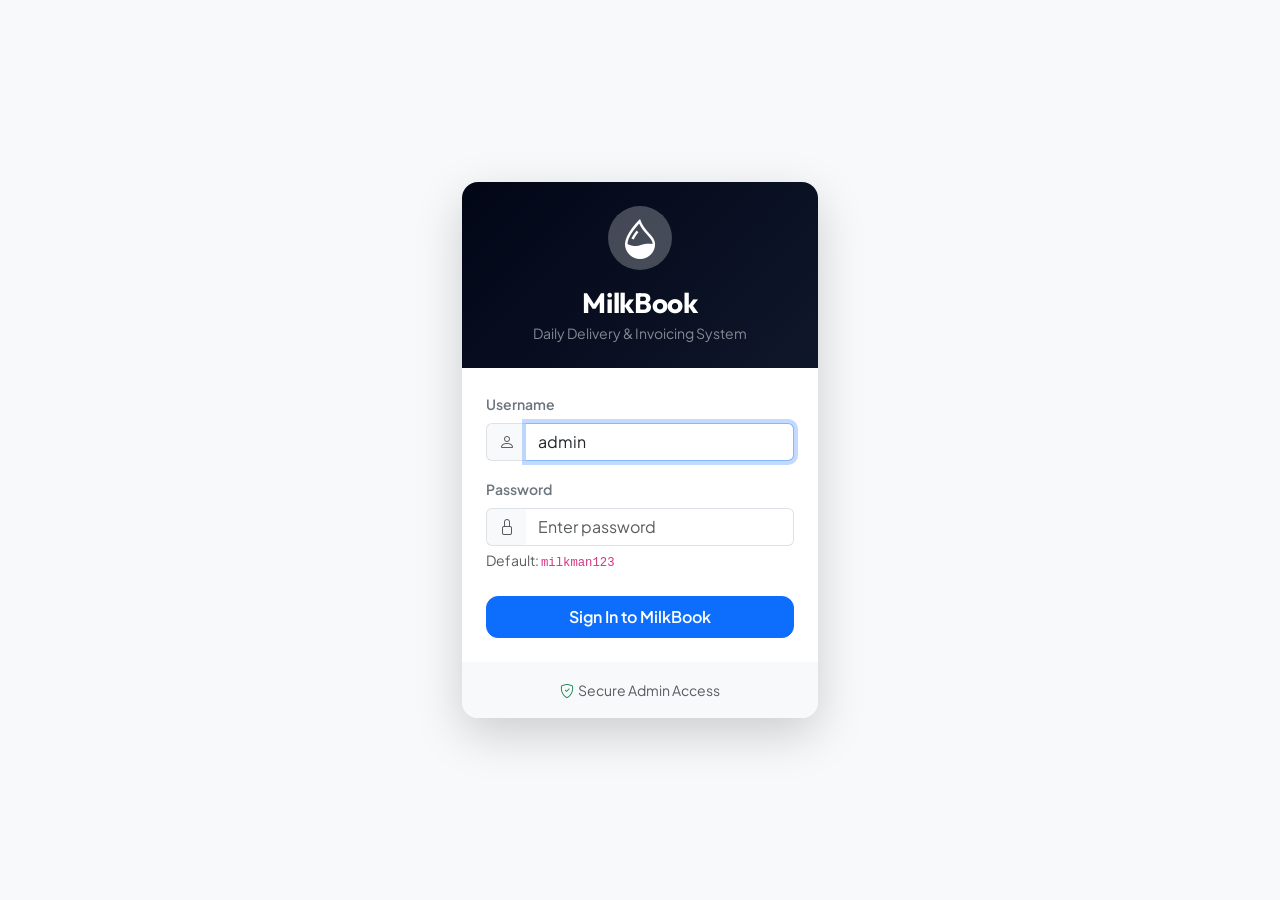
<file: login.html>
<!DOCTYPE html>
<html lang="en">
<head>
    <meta charset="UTF-8">
    <meta name="viewport" content="width=device-width, initial-scale=1.0">
    <title>Login - MilkBook</title>
    <meta name="description" content="Sign in to your MilkBook dairy delivery and billing dashboard.">
    <!-- Bootstrap 5 CDN -->
    <link href="https://cdn.jsdelivr.net/npm/bootstrap@5.3.3/dist/css/bootstrap.min.css" rel="stylesheet">
    <!-- Bootstrap Icons -->
    <link href="https://cdn.jsdelivr.net/npm/bootstrap-icons@1.11.3/font/bootstrap-icons.css" rel="stylesheet">
    <!-- Custom Stylesheet -->
    <link rel="stylesheet" href="assets/css/style.css">
</head>
<body class="bg-light d-flex align-items-center justify-content-center" style="min-height: 100vh;">

<div class="container py-4">
    <div class="row justify-content-center">
        <div class="col-12 col-sm-8 col-md-6 col-lg-4">
            <div class="card border-0 shadow-lg" style="border-radius: var(--mb-radius-lg); overflow: hidden;">
                <div class="p-4 text-center text-white" style="background: linear-gradient(135deg, var(--mb-primary-dark) 0%, var(--mb-primary) 100%);">
                    <div class="d-inline-flex align-items-center justify-content-center bg-white bg-opacity-25 rounded-circle mb-3" style="width: 64px; height: 64px;">
                        <i class="bi bi-droplet-half fs-1 text-white"></i>
                    </div>
                    <h2 class="h3 fw-bold mb-1">MilkBook</h2>
                    <p class="small text-white-50 mb-0">Daily Delivery & Invoicing System</p>
                </div>
                <div class="card-body p-4 bg-white">
                    <div id="login-alert" class="alert alert-danger d-none mb-3 py-2 small" role="alert"></div>

                    <form id="form-login">
                        <div class="mb-3">
                            <label for="username" class="form-label small fw-semibold text-secondary">Username</label>
                            <div class="input-group">
                                <span class="input-group-text bg-light border-end-0"><i class="bi bi-person text-muted"></i></span>
                                <input type="text" class="form-control border-start-0" id="username" name="username" value="admin" required autofocus>
                            </div>
                        </div>
                        <div class="mb-4">
                            <label for="password" class="form-label small fw-semibold text-secondary">Password</label>
                            <div class="input-group">
                                <span class="input-group-text bg-light border-end-0"><i class="bi bi-lock text-muted"></i></span>
                                <input type="password" class="form-control border-start-0" id="password" name="password" placeholder="Enter password" required>
                            </div>
                            <div class="form-text text-muted small">Default: <code>milkman123</code></div>
                        </div>

                        <button type="submit" id="btn-login" class="btn btn-primary w-100 py-2 fw-semibold" style="border-radius: var(--mb-radius-md);">
                            <span id="btn-login-spinner" class="spinner-border spinner-border-sm d-none me-1" role="status"></span>
                            Sign In to MilkBook
                        </button>
                    </form>
                </div>
                <div class="card-footer bg-light border-0 text-center py-3">
                    <small class="text-muted"><i class="bi bi-shield-check text-success me-1"></i>Secure Admin Access</small>
                </div>
            </div>
        </div>
    </div>
</div>

<script src="assets/js/api.js"></script>
<script>
document.addEventListener('DOMContentLoaded', async () => {
    // Check if already authenticated or auth is disabled
    try {
        const res = await fetch('api/auth.php?action=status');
        const json = await res.json();
        if (json.success && json.data) {
            if (json.data.csrf_token) {
                api.setCsrfToken(json.data.csrf_token);
            }
            if (!json.data.auth_enabled || json.data.is_logged_in) {
                window.location.href = 'index.html';
                return;
            }
        }
    } catch (e) {
        // Continue
    }

    const form = document.getElementById('form-login');
    const alertBox = document.getElementById('login-alert');
    const btnSubmit = document.getElementById('btn-login');
    const spinner = document.getElementById('btn-login-spinner');

    form.addEventListener('submit', async (e) => {
        e.preventDefault();
        alertBox.classList.add('d-none');
        alertBox.textContent = '';
        btnSubmit.disabled = true;
        spinner.classList.remove('d-none');

        const username = document.getElementById('username').value.trim();
        const password = document.getElementById('password').value;

        try {
            const res = await fetch('api/auth.php?action=login', {
                method: 'POST',
                headers: {
                    'Content-Type': 'application/json',
                    'Accept': 'application/json'
                },
                body: JSON.stringify({ username, password })
            });

            const json = await res.json();
            if (json.success) {
                if (json.data?.csrf_token) {
                    api.setCsrfToken(json.data.csrf_token);
                }
                window.location.href = 'index.html';
            } else {
                alertBox.textContent = json.error?.message || 'Login failed. Please check credentials.';
                alertBox.classList.remove('d-none');
            }
        } catch (err) {
            alertBox.textContent = err.message || 'Unable to connect to server.';
            alertBox.classList.remove('d-none');
        } finally {
            btnSubmit.disabled = false;
            spinner.classList.add('d-none');
        }
    });
});
</script>
</body>
</html>
</file>
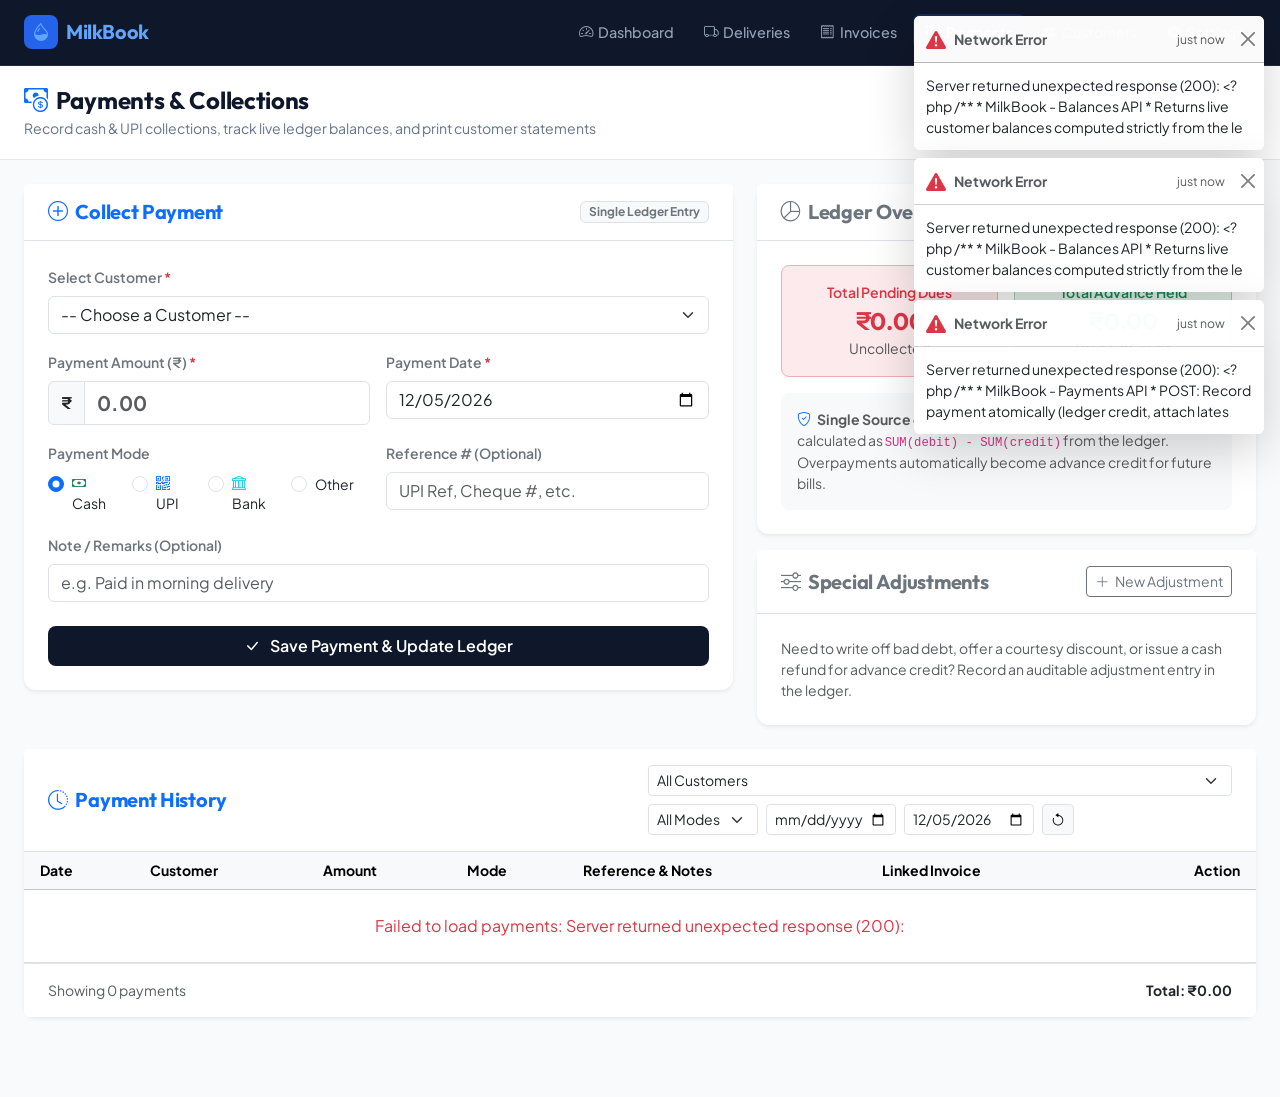
<file: payments.html>
<!DOCTYPE html>
<html lang="en">
<head>
    <meta charset="UTF-8">
    <meta name="viewport" content="width=device-width, initial-scale=1.0">
    <title>Payments - MilkBook</title>
    <meta name="description" content="Collect customer payments, manage ledger credits, write-offs, and track collection history.">
    <!-- Bootstrap 5 CDN -->
    <link href="https://cdn.jsdelivr.net/npm/bootstrap@5.3.3/dist/css/bootstrap.min.css" rel="stylesheet">
    <!-- Bootstrap Icons -->
    <link rel="stylesheet" href="https://cdn.jsdelivr.net/npm/bootstrap-icons@1.11.3/font/bootstrap-icons.min.css">
    <!-- Custom Stylesheet -->
    <link rel="stylesheet" href="assets/css/style.css?v=2.1">
</head>
<body>
    <!-- Top Navigation -->
    <nav class="navbar navbar-expand-lg navbar-dark navbar-milkbook sticky-top">
        <div class="container-fluid px-3 px-md-4">
            <a class="navbar-brand d-flex align-items-center gap-2" href="index.html">
                <span class="brand-icon"><i class="bi bi-droplet-half"></i></span>
                <span>Milk<span>Book</span></span>
            </a>
            <button class="navbar-toggler border-0" type="button" data-bs-toggle="collapse" data-bs-target="#milkNavbar" aria-label="Toggle navigation">
                <span class="navbar-toggler-icon"></span>
            </button>
            <div class="collapse navbar-collapse" id="milkNavbar">
                <ul class="navbar-nav ms-auto mb-2 mb-lg-0 gap-lg-1">
                    <li class="nav-item"><a class="nav-link" href="index.html"><i class="bi bi-speedometer2"></i> Dashboard</a></li>
                    <li class="nav-item"><a class="nav-link" href="deliveries.html"><i class="bi bi-truck"></i> Deliveries</a></li>
                    <li class="nav-item"><a class="nav-link" href="invoices.html"><i class="bi bi-receipt"></i> Invoices</a></li>
                    <li class="nav-item"><a class="nav-link active" href="payments.html"><i class="bi bi-cash-coin"></i> Payments</a></li>
                    <li class="nav-item"><a class="nav-link" href="customers.html"><i class="bi bi-people-fill"></i> Customers</a></li>
                    <li class="nav-item"><a class="nav-link" href="settings.html"><i class="bi bi-gear-fill"></i> Settings</a></li>
                </ul>
            </div>
        </div>
    </nav>

    <!-- Main Content -->
    <main class="main-content">
        <header class="page-header">
            <div class="container-fluid px-3 px-md-4">
                <div class="d-flex flex-column flex-md-row justify-content-between align-items-md-center gap-2">
                    <div>
                        <h1 class="page-title"><i class="bi bi-cash-coin text-primary"></i> Payments & Collections</h1>
                        <p class="page-subtitle">Record cash & UPI collections, track live ledger balances, and print customer statements</p>
                    </div>
                </div>
            </div>
        </header>

        <div class="container-fluid px-3 px-md-4 mb-5">
            <!-- Row: Payment Form (Left/Top) & Quick Stats (Right/Top) -->
            <div class="row g-4 mb-4">
                <!-- Collect Payment Card -->
                <div class="col-12 col-lg-7">
                    <div class="card border-0 shadow-sm" style="border-radius: var(--mb-radius-md);">
                        <div class="card-header bg-white border-bottom py-3 px-3 px-md-4 d-flex justify-content-between align-items-center">
                            <h2 class="h5 fw-bold mb-0 text-primary"><i class="bi bi-plus-circle me-1"></i> Collect Payment</h2>
                            <span class="badge bg-light text-secondary border">Single Ledger Entry</span>
                        </div>
                        <div class="card-body p-3 p-md-4">
                            <!-- Post-Payment Result Banner (Hidden by default) -->
                            <div id="payment-result-banner" class="alert alert-success d-none mb-3 p-3" role="alert">
                                <div class="d-flex align-items-start justify-content-between">
                                    <div class="d-flex gap-2 align-items-start">
                                        <i class="bi bi-check-circle-fill fs-5 text-success mt-1"></i>
                                        <div>
                                            <h6 class="alert-heading fw-bold mb-1" id="payment-result-title">Payment Recorded Successfully!</h6>
                                            <p class="mb-0 small" id="payment-result-text"></p>
                                        </div>
                                    </div>
                                    <button type="button" class="btn-close btn-sm" id="btn-close-result-banner" aria-label="Close"></button>
                                </div>
                                <div id="writeoff-shortcut-container" class="mt-2 pt-2 border-top border-success-subtle d-none">
                                    <button type="button" class="btn btn-warning btn-sm fw-semibold" id="btn-shortcut-writeoff">
                                        <i class="bi bi-scissors me-1"></i> <span id="writeoff-shortcut-label">Write off remaining dues</span>
                                    </button>
                                </div>
                            </div>

                            <form id="form-collect-payment">
                                <!-- Customer Select -->
                                <div class="mb-3">
                                    <label for="pay-customer-id" class="form-label small fw-semibold text-secondary">Select Customer <span class="text-danger">*</span></label>
                                    <select class="form-select" id="pay-customer-id" required>
                                        <option value="">-- Choose a Customer --</option>
                                    </select>
                                </div>

                                <!-- Customer Balance & Latest Invoice Info Card -->
                                <div id="customer-info-box" class="p-3 mb-3 bg-light rounded-3 d-none border">
                                    <div class="row g-2 align-items-center">
                                        <div class="col-12 col-sm-6">
                                            <span class="text-muted small d-block">Current Ledger Balance</span>
                                            <div id="cust-balance-badge" class="mt-1"></div>
                                        </div>
                                        <div class="col-12 col-sm-6">
                                            <span class="text-muted small d-block">Latest Invoice</span>
                                            <div id="cust-invoice-info" class="small fw-semibold mt-1 text-secondary">No invoices yet</div>
                                        </div>
                                    </div>
                                </div>

                                <!-- Amount & Date Row -->
                                <div class="row g-3 mb-3">
                                    <div class="col-12 col-sm-6">
                                        <label for="pay-amount" class="form-label small fw-semibold text-secondary">Payment Amount (₹) <span class="text-danger">*</span></label>
                                        <div class="input-group">
                                            <span class="input-group-text bg-light fw-bold">₹</span>
                                            <input type="number" step="0.01" min="0.01" class="form-control fw-bold fs-5" id="pay-amount" placeholder="0.00" required>
                                        </div>
                                    </div>
                                    <div class="col-12 col-sm-6">
                                        <label for="pay-date" class="form-label small fw-semibold text-secondary">Payment Date <span class="text-danger">*</span></label>
                                        <input type="date" class="form-control" id="pay-date" required>
                                    </div>
                                </div>

                                <!-- Live Hint Box -->
                                <div id="pay-live-hint" class="payment-hint-box d-none mb-3">
                                    <div class="d-flex align-items-center gap-2">
                                        <i class="bi bi-info-circle-fill"></i>
                                        <span id="pay-live-hint-text">Enter an amount to see balance preview</span>
                                    </div>
                                </div>

                                <!-- Mode & Reference -->
                                <div class="row g-3 mb-3">
                                    <div class="col-12 col-sm-6">
                                        <label class="form-label small fw-semibold text-secondary">Payment Mode</label>
                                        <div class="d-flex gap-2">
                                            <div class="form-check form-check-inline">
                                                <input class="form-check-input" type="radio" name="pay-mode" id="mode-cash" value="cash" checked>
                                                <label class="form-check-label small" for="mode-cash"><i class="bi bi-cash text-success"></i> Cash</label>
                                            </div>
                                            <div class="form-check form-check-inline">
                                                <input class="form-check-input" type="radio" name="pay-mode" id="mode-upi" value="upi">
                                                <label class="form-check-label small" for="mode-upi"><i class="bi bi-qr-code text-primary"></i> UPI</label>
                                            </div>
                                            <div class="form-check form-check-inline">
                                                <input class="form-check-input" type="radio" name="pay-mode" id="mode-bank" value="bank">
                                                <label class="form-check-label small" for="mode-bank"><i class="bi bi-bank text-info"></i> Bank</label>
                                            </div>
                                            <div class="form-check form-check-inline">
                                                <input class="form-check-input" type="radio" name="pay-mode" id="mode-other" value="other">
                                                <label class="form-check-label small" for="mode-other">Other</label>
                                            </div>
                                        </div>
                                    </div>
                                    <div class="col-12 col-sm-6">
                                        <label for="pay-reference" class="form-label small fw-semibold text-secondary">Reference # (Optional)</label>
                                        <input type="text" class="form-control" id="pay-reference" placeholder="UPI Ref, Cheque #, etc.">
                                    </div>
                                </div>

                                <!-- Note -->
                                <div class="mb-4">
                                    <label for="pay-note" class="form-label small fw-semibold text-secondary">Note / Remarks (Optional)</label>
                                    <input type="text" class="form-control" id="pay-note" placeholder="e.g. Paid in morning delivery">
                                </div>

                                <button type="submit" class="btn btn-milk-primary w-100 py-2 fw-semibold" id="btn-submit-payment">
                                    <i class="bi bi-check-lg me-1"></i> Save Payment & Update Ledger
                                </button>
                            </form>
                        </div>
                    </div>
                </div>

                <!-- Ledger Quick Overview Card -->
                <div class="col-12 col-lg-5">
                    <div class="card border-0 shadow-sm mb-3" style="border-radius: var(--mb-radius-md);">
                        <div class="card-header bg-white border-bottom py-3 px-3 px-md-4">
                            <h2 class="h5 fw-bold mb-0 text-secondary"><i class="bi bi-pie-chart me-1"></i> Ledger Overview</h2>
                        </div>
                        <div class="card-body p-3 p-md-4">
                            <div class="row g-3 text-center">
                                <div class="col-6">
                                    <div class="p-3 bg-danger bg-opacity-10 rounded-3 border border-danger-subtle">
                                        <div class="text-danger small fw-semibold mb-1">Total Pending Dues</div>
                                        <h3 class="h4 fw-bold text-danger mb-0" id="stat-pending-dues">₹0.00</h3>
                                        <small class="text-muted">Uncollected</small>
                                    </div>
                                </div>
                                <div class="col-6">
                                    <div class="p-3 bg-success bg-opacity-10 rounded-3 border border-success-subtle">
                                        <div class="text-success small fw-semibold mb-1">Total Advance Held</div>
                                        <h3 class="h4 fw-bold text-success mb-0" id="stat-advance-held">₹0.00</h3>
                                        <small class="text-muted">Prepaid Credit</small>
                                    </div>
                                </div>
                            </div>
                            <div class="mt-3 p-3 bg-light rounded-3 text-muted small">
                                <i class="bi bi-shield-check text-primary me-1"></i>
                                <strong>Single Source of Truth:</strong> Customer balances are strictly calculated as <code>SUM(debit) - SUM(credit)</code> from the ledger. Overpayments automatically become advance credit for future bills.
                            </div>
                        </div>
                    </div>

                    <!-- Quick Adjustments Trigger Card -->
                    <div class="card border-0 shadow-sm" style="border-radius: var(--mb-radius-md);">
                        <div class="card-header bg-white border-bottom py-3 px-3 px-md-4 d-flex justify-content-between align-items-center">
                            <h2 class="h5 fw-bold mb-0 text-secondary"><i class="bi bi-sliders me-1"></i> Special Adjustments</h2>
                            <button class="btn btn-outline-secondary btn-sm" id="btn-open-adjustment-modal">
                                <i class="bi bi-plus-lg me-1"></i> New Adjustment
                            </button>
                        </div>
                        <div class="card-body p-3 p-md-4">
                            <p class="text-muted small mb-0">
                                Need to write off bad debt, offer a courtesy discount, or issue a cash refund for advance credit? Record an auditable adjustment entry in the ledger.
                            </p>
                        </div>
                    </div>
                </div>
            </div>

            <!-- Payment History Table Card -->
            <div class="card border-0 shadow-sm" style="border-radius: var(--mb-radius-md);">
                <div class="card-header bg-white border-bottom py-3 px-3 px-md-4">
                    <div class="d-flex flex-column flex-md-row justify-content-between align-items-md-center gap-3">
                        <h2 class="h5 fw-bold mb-0 text-primary"><i class="bi bi-clock-history me-1"></i> Payment History</h2>
                        <!-- Filters -->
                        <div class="d-flex flex-wrap gap-2 align-items-center">
                            <select class="form-select form-select-sm" id="filter-customer" style="min-width: 150px;">
                                <option value="all">All Customers</option>
                            </select>
                            <select class="form-select form-select-sm" id="filter-mode" style="width: 110px;">
                                <option value="all">All Modes</option>
                                <option value="cash">Cash</option>
                                <option value="upi">UPI</option>
                                <option value="bank">Bank</option>
                                <option value="other">Other</option>
                            </select>
                            <input type="date" class="form-control form-control-sm" id="filter-from-date" title="From Date" style="width: 130px;">
                            <input type="date" class="form-control form-control-sm" id="filter-to-date" title="To Date" style="width: 130px;">
                            <button class="btn btn-light btn-sm border" id="btn-reset-filters" title="Reset Filters">
                                <i class="bi bi-arrow-counterclockwise"></i>
                            </button>
                        </div>
                    </div>
                </div>

                <div class="card-body p-0">
                    <div class="table-responsive">
                        <table class="table table-hover align-middle mb-0" id="table-payments">
                            <thead class="table-light small text-secondary">
                                <tr>
                                    <th class="ps-3">Date</th>
                                    <th>Customer</th>
                                    <th>Amount</th>
                                    <th>Mode</th>
                                    <th>Reference & Notes</th>
                                    <th>Linked Invoice</th>
                                    <th class="text-end pe-3">Action</th>
                                </tr>
                            </thead>
                            <tbody id="payments-tbody">
                                <tr>
                                    <td colspan="7" class="text-center py-4 text-muted">
                                        <div class="spinner-border spinner-border-sm me-2" role="status"></div>
                                        Loading payment records...
                                    </td>
                                </tr>
                            </tbody>
                        </table>
                    </div>
                </div>

                <div class="card-footer bg-white border-top py-3 px-3 px-md-4 d-flex justify-content-between align-items-center">
                    <span class="small text-muted" id="payments-count-label">Showing 0 payments</span>
                    <span class="fw-bold small" id="payments-total-label">Total: ₹0.00</span>
                </div>
            </div>
        </div>
    </main>

    <!-- Adjustment Modal -->
    <div class="modal fade" id="modal-adjustment" tabindex="-1" aria-labelledby="modalAdjustmentTitle" aria-hidden="true">
        <div class="modal-dialog modal-dialog-centered">
            <div class="modal-content border-0 shadow">
                <div class="modal-header bg-primary text-white">
                    <h5 class="modal-title fw-bold" id="modalAdjustmentTitle"><i class="bi bi-sliders me-1"></i> Record Adjustment</h5>
                    <button type="button" class="btn-close btn-close-white" data-bs-dismiss="modal" aria-label="Close"></button>
                </div>
                <form id="form-adjustment">
                    <div class="modal-body p-4">
                        <div class="mb-3">
                            <label for="adj-customer-id" class="form-label small fw-semibold">Customer <span class="text-danger">*</span></label>
                            <select class="form-select" id="adj-customer-id" required>
                                <option value="">-- Select Customer --</option>
                            </select>
                        </div>

                        <div class="mb-3">
                            <label for="adj-type" class="form-label small fw-semibold">Adjustment Type <span class="text-danger">*</span></label>
                            <select class="form-select" id="adj-type" required>
                                <option value="writeoff">Write-off (Reduces customer dues)</option>
                                <option value="discount">Discount (Reduces customer dues)</option>
                                <option value="refund">Refund (Returns advance credit to customer)</option>
                                <option value="manual">Manual Adjustment</option>
                            </select>
                            <div class="form-text small" id="adj-type-hint">Write-off records a ledger credit to forgive unpaid balances.</div>
                        </div>

                        <div class="row g-2 mb-3">
                            <div class="col-6">
                                <label for="adj-amount" class="form-label small fw-semibold">Amount (₹) <span class="text-danger">*</span></label>
                                <input type="number" step="0.01" min="0.01" class="form-control" id="adj-amount" required placeholder="0.00">
                            </div>
                            <div class="col-6">
                                <label for="adj-date" class="form-label small fw-semibold">Entry Date <span class="text-danger">*</span></label>
                                <input type="date" class="form-control" id="adj-date" required>
                            </div>
                        </div>

                        <div class="mb-3">
                            <label for="adj-reason" class="form-label small fw-semibold">Reason (Required for audit) <span class="text-danger">*</span></label>
                            <input type="text" class="form-control" id="adj-reason" required placeholder="e.g. Rounding waiver, customer moved away, cash refund">
                        </div>
                    </div>
                    <div class="modal-footer bg-light">
                        <button type="button" class="btn btn-secondary btn-sm" data-bs-dismiss="modal">Cancel</button>
                        <button type="submit" class="btn btn-primary btn-sm px-3" id="btn-save-adjustment">
                            <i class="bi bi-save me-1"></i> Save Adjustment
                        </button>
                    </div>
                </form>
            </div>
        </div>
    </div>

    <!-- Customer Statement Modal (Printable) -->
    <div class="modal fade" id="modal-statement" tabindex="-1" aria-labelledby="modalStatementTitle" aria-hidden="true">
        <div class="modal-dialog modal-xl modal-dialog-centered modal-dialog-scrollable">
            <div class="modal-content border-0 shadow">
                <div class="modal-header bg-light py-2 px-3 no-print">
                    <h5 class="modal-title fw-bold text-primary" id="modalStatementTitle"><i class="bi bi-journal-text me-1"></i> Customer Ledger Statement</h5>
                    <div class="d-flex gap-2">
                        <button class="btn btn-primary btn-sm px-3" onclick="window.print()">
                            <i class="bi bi-printer me-1"></i> Print Statement
                        </button>
                        <button type="button" class="btn-close" data-bs-dismiss="modal" aria-label="Close"></button>
                    </div>
                </div>
                <div class="modal-body p-3 p-md-4">
                    <!-- Filters in modal (no-print) -->
                    <div class="p-3 mb-3 bg-light rounded-3 no-print border">
                        <div class="row g-2 align-items-center">
                            <div class="col-12 col-md-4">
                                <label for="stmt-customer-select" class="form-label small fw-semibold text-secondary mb-1">Customer</label>
                                <select class="form-select form-select-sm" id="stmt-customer-select">
                                    <option value="">-- Choose Customer --</option>
                                </select>
                            </div>
                            <div class="col-6 col-md-3">
                                <label for="stmt-from-date" class="form-label small fw-semibold text-secondary mb-1">From Date</label>
                                <input type="date" class="form-control form-control-sm" id="stmt-from-date">
                            </div>
                            <div class="col-6 col-md-3">
                                <label for="stmt-to-date" class="form-label small fw-semibold text-secondary mb-1">To Date</label>
                                <input type="date" class="form-control form-control-sm" id="stmt-to-date">
                            </div>
                            <div class="col-12 col-md-2 d-flex align-items-end">
                                <button class="btn btn-milk-primary btn-sm w-100" id="btn-load-statement">
                                    <i class="bi bi-search me-1"></i> View
                                </button>
                            </div>
                        </div>
                    </div>

                    <!-- Printable Statement Container -->
                    <div id="statement-print-area" class="statement-paper">
                        <div id="statement-content">
                            <div class="text-center py-5 text-muted">Select a customer above to view ledger statement</div>
                        </div>
                    </div>
                </div>
            </div>
        </div>
    </div>

    <!-- Delete Confirmation Modal -->
    <div class="modal fade" id="modal-delete-confirm" tabindex="-1" aria-hidden="true">
        <div class="modal-dialog modal-dialog-centered modal-sm">
            <div class="modal-content border-0 shadow">
                <div class="modal-body p-4 text-center">
                    <i class="bi bi-exclamation-triangle text-danger display-4 mb-3 d-block"></i>
                    <h5 class="fw-bold mb-2">Reverse Payment?</h5>
                    <p class="text-muted small mb-3">This will reverse the ledger credit and recalculate the customer's invoice status.</p>
                    <div class="d-flex justify-content-center gap-2">
                        <button type="button" class="btn btn-light btn-sm px-3" data-bs-dismiss="modal">Cancel</button>
                        <button type="button" class="btn btn-danger btn-sm px-3" id="btn-confirm-delete-payment">Delete & Reverse</button>
                    </div>
                </div>
            </div>
        </div>
    </div>

    <!-- Bottom Mobile Nav -->
    <nav class="mobile-nav-strip d-md-none">
        <a href="index.html" class="mobile-nav-item"><i class="bi bi-speedometer2"></i><span>Home</span></a>
        <a href="deliveries.html" class="mobile-nav-item"><i class="bi bi-truck"></i><span>Deliveries</span></a>
        <a href="invoices.html" class="mobile-nav-item"><i class="bi bi-receipt"></i><span>Invoices</span></a>
        <a href="payments.html" class="mobile-nav-item active"><i class="bi bi-cash-coin"></i><span>Payments</span></a>
        <a href="customers.html" class="mobile-nav-item"><i class="bi bi-people-fill"></i><span>Customers</span></a>
        <a href="settings.html" class="mobile-nav-item"><i class="bi bi-gear-fill"></i><span>Settings</span></a>
    </nav>

    <!-- Bootstrap 5 Bundle JS -->
    <script src="https://cdn.jsdelivr.net/npm/bootstrap@5.3.3/dist/js/bootstrap.bundle.min.js"></script>
    <script src="assets/js/api.js"></script>
    <script src="assets/js/ui.js"></script>

    <!-- Payments Controller Script -->
    <script>
    let customersList = [];
    let customerMap = {};
    let activeCustomerBalance = 0;
    let paymentToDeleteId = null;

    document.addEventListener('DOMContentLoaded', async () => {
        await api.initAuth();

        // Default dates
        const today = new Date().toISOString().split('T')[0];
        document.getElementById('pay-date').value = today;
        document.getElementById('adj-date').value = today;
        document.getElementById('filter-to-date').value = today;

        // Start from beginning of current year for statements
        const curYear = new Date().getFullYear();
        const curMonth = new Date().getMonth();
        const endOfMonth = new Date(curYear, curMonth + 1, 0).toISOString().split('T')[0];
        document.getElementById('stmt-from-date').value = `${curYear}-01-01`;
        document.getElementById('stmt-to-date').value = endOfMonth;

        // Check if customer_id passed in URL (e.g. from customer list or dashboard)
        const urlParams = new URLSearchParams(window.location.search);
        const preselectedCustId = urlParams.get('customer_id');

        await loadCustomers(preselectedCustId);
        await loadLedgerTotals();
        await loadPayments();

        // Setup Event Listeners
        setupEventListeners();
    });

    // 1. Load Customers with Live Ledger Balances
    async function loadCustomers(preselectId = null) {
        try {
            const data = await api.get('api/balances.php?all=0');
            customersList = data.customers || [];
            customerMap = {};

            const selectCollect = document.getElementById('pay-customer-id');
            const selectFilter = document.getElementById('filter-customer');
            const selectAdj = document.getElementById('adj-customer-id');
            const selectStmt = document.getElementById('stmt-customer-select');

            selectCollect.innerHTML = '<option value="">-- Choose a Customer --</option>';
            selectFilter.innerHTML = '<option value="all">All Customers</option>';
            selectAdj.innerHTML = '<option value="">-- Select Customer --</option>';
            selectStmt.innerHTML = '<option value="">-- Choose Customer --</option>';

            customersList.forEach(c => {
                customerMap[c.id] = c;
                const bal = parseFloat(c.balance);
                let balLabel = '';
                if (bal > 0) balLabel = ` (Due: ₹${bal.toFixed(2)})`;
                else if (bal < 0) balLabel = ` (Advance: ₹${Math.abs(bal).toFixed(2)})`;

                const opt1 = new Option(`${c.name}${balLabel}`, c.id);
                const opt2 = new Option(`${c.name}`, c.id);
                const opt3 = new Option(`${c.name}${balLabel}`, c.id);
                const opt4 = new Option(`${c.name}`, c.id);

                selectCollect.add(opt1);
                selectFilter.add(opt2);
                selectAdj.add(opt3);
                selectStmt.add(opt4);
            });

            if (preselectId && customerMap[preselectId]) {
                selectCollect.value = preselectId;
                onCustomerSelected(preselectId);
                // Also trigger statement if asked
                if (window.location.hash === '#statement') {
                    selectStmt.value = preselectId;
                    loadCustomerStatement(preselectId);
                    const stmtModal = new bootstrap.Modal(document.getElementById('modal-statement'));
                    stmtModal.show();
                }
            }
        } catch (e) {
            console.error('Failed to load customer balances', e);
        }
    }

    // 2. Load Ledger Totals
    async function loadLedgerTotals() {
        try {
            const data = await api.get('api/balances.php');
            document.getElementById('stat-pending-dues').textContent = `₹${parseFloat(data.total_pending_dues || 0).toLocaleString('en-IN', {minimumFractionDigits: 2})}`;
            document.getElementById('stat-advance-held').textContent = `₹${parseFloat(data.total_advance_held || 0).toLocaleString('en-IN', {minimumFractionDigits: 2})}`;
        } catch (e) {
            console.error('Failed to load ledger totals', e);
        }
    }

    // 3. Customer Selection in Collect Payment Form
    function onCustomerSelected(cid) {
        const infoBox = document.getElementById('customer-info-box');
        const balBadge = document.getElementById('cust-balance-badge');
        const invInfo = document.getElementById('cust-invoice-info');
        const amountInput = document.getElementById('pay-amount');

        if (!cid || !customerMap[cid]) {
            infoBox.classList.add('d-none');
            activeCustomerBalance = 0;
            updateLiveHint();
            return;
        }

        const cust = customerMap[cid];
        activeCustomerBalance = parseFloat(cust.balance);
        infoBox.classList.remove('d-none');

        // Balance badge
        if (activeCustomerBalance > 0) {
            balBadge.innerHTML = `<span class="badge bg-danger fs-6 px-3 py-1">Pending Due: ₹${activeCustomerBalance.toFixed(2)}</span>`;
            amountInput.value = activeCustomerBalance.toFixed(2);
        } else if (activeCustomerBalance < 0) {
            balBadge.innerHTML = `<span class="badge bg-success fs-6 px-3 py-1">Advance Credit: ₹${Math.abs(activeCustomerBalance).toFixed(2)}</span>`;
            amountInput.value = '';
        } else {
            balBadge.innerHTML = `<span class="badge bg-secondary fs-6 px-3 py-1">All Clear (₹0.00)</span>`;
            amountInput.value = '';
        }

        // Latest Invoice Info
        if (cust.latest_invoice) {
            const inv = cust.latest_invoice;
            invInfo.innerHTML = `<strong>#${inv.invoice_no}</strong> (Payable: ₹${parseFloat(inv.total_payable).toFixed(2)}, Paid: ₹${parseFloat(inv.paid_amount).toFixed(2)})`;
        } else {
            invInfo.textContent = 'No previous invoice';
        }

        updateLiveHint();
    }

    // 4. Live Calculation Hint
    function updateLiveHint() {
        const hintBox = document.getElementById('pay-live-hint');
        const hintText = document.getElementById('pay-live-hint-text');
        const amountVal = parseFloat(document.getElementById('pay-amount').value) || 0;

        if (!document.getElementById('pay-customer-id').value || amountVal <= 0) {
            hintBox.classList.add('d-none');
            return;
        }

        hintBox.classList.remove('d-none', 'hint-pending', 'hint-advance');

        const remainingBalance = activeCustomerBalance - amountVal;

        if (remainingBalance > 0) {
            // Underpaid: shortfall remains
            hintBox.classList.add('hint-pending');
            hintText.innerHTML = `<i class="bi bi-clock-history me-1"></i> <strong>₹${remainingBalance.toFixed(2)}</strong> will remain pending (carried to next bill)`;
        } else if (remainingBalance < 0) {
            // Overpaid: extra kept as advance
            hintBox.classList.add('hint-advance');
            hintText.innerHTML = `<i class="bi bi-arrow-up-right-circle me-1"></i> <strong>₹${Math.abs(remainingBalance).toFixed(2)}</strong> will be kept as advance and adjusted in the next bill`;
        } else {
            // Exact payment
            hintText.innerHTML = `<i class="bi bi-check2-circle me-1 text-success"></i> <strong>All dues will be cleared!</strong> Customer balance will become ₹0.00`;
        }
    }

    // 5. Load Payments History List
    async function loadPayments() {
        const tbody = document.getElementById('payments-tbody');
        const countLabel = document.getElementById('payments-count-label');
        const totalLabel = document.getElementById('payments-total-label');

        const cid = document.getElementById('filter-customer').value;
        const mode = document.getElementById('filter-mode').value;
        const fromDate = document.getElementById('filter-from-date').value;
        const toDate = document.getElementById('filter-to-date').value;

        const params = new URLSearchParams();
        if (cid && cid !== 'all') params.set('customer_id', cid);
        if (mode && mode !== 'all') params.set('mode', mode);
        if (fromDate) params.set('from_date', fromDate);
        if (toDate) params.set('to_date', toDate);

        tbody.innerHTML = `<tr><td colspan="7" class="text-center py-4 text-muted"><div class="spinner-border spinner-border-sm me-2"></div>Loading...</td></tr>`;

        try {
            const res = await api.get(`api/payments.php?${params.toString()}`);
            const payments = res.payments || [];

            countLabel.textContent = `Showing ${payments.length} payment(s)`;
            totalLabel.textContent = `Total: ₹${parseFloat(res.total_amount || 0).toLocaleString('en-IN', {minimumFractionDigits: 2})}`;

            if (payments.length === 0) {
                tbody.innerHTML = `<tr><td colspan="7" class="text-center py-5 text-muted">No payments recorded matching the filters.</td></tr>`;
                return;
            }

            tbody.innerHTML = payments.map(p => {
                const modeIcons = {
                    cash: '<span class="badge bg-success bg-opacity-10 text-success border border-success-subtle"><i class="bi bi-cash me-1"></i>Cash</span>',
                    upi: '<span class="badge bg-primary bg-opacity-10 text-primary border border-primary-subtle"><i class="bi bi-qr-code me-1"></i>UPI</span>',
                    bank: '<span class="badge bg-info bg-opacity-10 text-info border border-info-subtle"><i class="bi bi-bank me-1"></i>Bank</span>',
                    other: '<span class="badge bg-secondary bg-opacity-10 text-secondary">Other</span>'
                };
                const modeBadge = modeIcons[p.mode] || p.mode;

                const refNote = [
                    p.reference ? `<span class="badge bg-light text-dark border">Ref: ${escapeHtml(p.reference)}</span>` : '',
                    p.note ? `<small class="text-muted d-block">${escapeHtml(p.note)}</small>` : ''
                ].filter(Boolean).join(' ');

                const invBadge = p.invoice_no 
                    ? `<span class="badge bg-light text-primary border">#${p.invoice_no}</span>`
                    : '<span class="text-muted small">Direct Credit</span>';

                return `
                    <tr>
                        <td class="ps-3 fw-semibold text-secondary small">${p.payment_date}</td>
                        <td>
                            <span class="fw-bold">${escapeHtml(p.customer_name)}</span>
                            <small class="text-muted d-block">${p.customer_mobile}</small>
                        </td>
                        <td class="fw-bold text-success fs-6">₹${parseFloat(p.amount).toFixed(2)}</td>
                        <td>${modeBadge}</td>
                        <td>${refNote || '<span class="text-muted small">—</span>'}</td>
                        <td>${invBadge}</td>
                        <td class="text-end pe-3">
                            <button class="btn btn-outline-danger btn-sm py-0 px-2" onclick="confirmDeletePayment(${p.id})" title="Delete Payment">
                                <i class="bi bi-trash"></i>
                            </button>
                        </td>
                    </tr>
                `;
            }).join('');

        } catch (e) {
            tbody.innerHTML = `<tr><td colspan="7" class="text-center py-4 text-danger">Failed to load payments: ${e.message}</td></tr>`;
        }
    }

    // 6. Delete Payment Confirmation
    function confirmDeletePayment(id) {
        paymentToDeleteId = id;
        const modal = new bootstrap.Modal(document.getElementById('modal-delete-confirm'));
        modal.show();
    }

    async function executeDeletePayment() {
        if (!paymentToDeleteId) return;
        try {
            const res = await api.delete(`api/payments.php?id=${paymentToDeleteId}`);
            ui.toast(res.message || 'Payment reversed successfully', 'success', 'Reversed');
            bootstrap.Modal.getInstance(document.getElementById('modal-delete-confirm')).hide();
            paymentToDeleteId = null;

            // Refresh views
            await loadCustomers();
            await loadLedgerTotals();
            await loadPayments();
            const curCid = document.getElementById('pay-customer-id').value;
            if (curCid) onCustomerSelected(curCid);

        } catch (err) {
            ui.toast(err.message || 'Failed to delete payment', 'danger', 'Error');
        }
    }

    // 7. Customer Statement Viewer
    async function loadCustomerStatement(cid) {
        const container = document.getElementById('statement-content');
        if (!cid) {
            container.innerHTML = `<div class="text-center py-5 text-muted">Select a customer above to view ledger statement</div>`;
            return;
        }

        const from = document.getElementById('stmt-from-date').value;
        const to = document.getElementById('stmt-to-date').value;

        container.innerHTML = `<div class="text-center py-5 text-muted"><div class="spinner-border text-primary me-2"></div>Loading statement...</div>`;

        try {
            const res = await api.get(`api/statement.php?customer_id=${cid}&from=${from}&to=${to}`);
            const cust = res.customer;
            const biz = res.business;
            const entries = res.entries || [];
            const openBal = parseFloat(res.opening_balance || 0);
            const closeBal = parseFloat(res.closing_balance || 0);

            let statusBadge = '';
            if (closeBal > 0) {
                statusBadge = `<span class="statement-badge-due">Pending Dues: ₹${closeBal.toFixed(2)}</span>`;
            } else if (closeBal < 0) {
                statusBadge = `<span class="statement-badge-advance">Advance Credit: ₹${Math.abs(closeBal).toFixed(2)}</span>`;
            } else {
                statusBadge = `<span class="statement-badge-clear">Balance: ₹0.00 (All Clear)</span>`;
            }

            let rowsHtml = `
                <tr>
                    <td class="fw-semibold">${res.period.from}</td>
                    <td colspan="3"><strong>Opening Balance</strong> (brought forward)</td>
                    <td class="text-end fw-bold">₹${openBal.toFixed(2)}</td>
                </tr>
            `;

            if (entries.length === 0) {
                rowsHtml += `<tr><td colspan="5" class="text-center py-3 text-muted">No transactions during this period.</td></tr>`;
            } else {
                rowsHtml += entries.map(e => {
                    const debitText = e.debit > 0 ? `₹${parseFloat(e.debit).toFixed(2)}` : '—';
                    const creditText = e.credit > 0 ? `₹${parseFloat(e.credit).toFixed(2)}` : '—';
                    const balClass = e.running_balance > 0 ? 'text-danger' : (e.running_balance < 0 ? 'text-success' : 'text-muted');

                    return `
                        <tr>
                            <td>${e.entry_date}</td>
                            <td>
                                <div>${escapeHtml(e.description)}</div>
                                <small class="text-muted text-uppercase" style="font-size:0.75rem;">${e.type}</small>
                            </td>
                            <td class="text-end text-danger">${debitText}</td>
                            <td class="text-end text-success">${creditText}</td>
                            <td class="text-end fw-bold ${balClass}">₹${parseFloat(e.running_balance).toFixed(2)}</td>
                        </tr>
                    `;
                }).join('');
            }

            container.innerHTML = `
                <div class="statement-header-box d-flex justify-content-between align-items-start">
                    <div>
                        <h2 class="h4 fw-bold text-primary mb-1">${escapeHtml(biz.name)}</h2>
                        <div class="text-muted small">${biz.address ? escapeHtml(biz.address) + ' • ' : ''}Phone: ${escapeHtml(biz.phone)}</div>
                        ${biz.upi_id ? `<div class="text-muted small">UPI ID: <strong>${escapeHtml(biz.upi_id)}</strong></div>` : ''}
                    </div>
                    <div class="text-end">
                        <span class="badge bg-primary px-3 py-2 fs-6 mb-1">Customer Statement</span>
                        <div class="text-muted small">Period: ${res.period.from} to ${res.period.to}</div>
                    </div>
                </div>

                <div class="row g-3 mb-4">
                    <div class="col-6">
                        <span class="text-muted small d-block">Statement For:</span>
                        <h5 class="fw-bold mb-0">${escapeHtml(cust.name)}</h5>
                        <div class="text-muted small">${escapeHtml(cust.mobile)}</div>
                        <div class="text-muted small">${cust.address ? escapeHtml(cust.address) : ''}</div>
                    </div>
                    <div class="col-6 text-end">
                        <span class="text-muted small d-block">Current Standing</span>
                        ${statusBadge}
                    </div>
                </div>

                <table class="table table-bordered table-sm align-middle mb-4">
                    <thead class="table-light small">
                        <tr>
                            <th>Date</th>
                            <th>Description</th>
                            <th class="text-end text-danger" style="width: 120px;">Debit (+)</th>
                            <th class="text-end text-success" style="width: 120px;">Credit (−)</th>
                            <th class="text-end" style="width: 130px;">Running Balance</th>
                        </tr>
                    </thead>
                    <tbody class="small">
                        ${rowsHtml}
                    </tbody>
                    <tfoot class="table-light fw-bold small">
                        <tr>
                            <td colspan="2" class="text-end">Period Totals:</td>
                            <td class="text-end text-danger">₹${parseFloat(res.total_period_debit).toFixed(2)}</td>
                            <td class="text-end text-success">₹${parseFloat(res.total_period_credit).toFixed(2)}</td>
                            <td class="text-end ${closeBal > 0 ? 'text-danger' : 'text-success'}">₹${closeBal.toFixed(2)}</td>
                        </tr>
                    </tfoot>
                </table>

                <div class="d-flex justify-content-between align-items-center pt-3 border-top text-muted small">
                    <div>Generated via MilkBook on ${new Date().toLocaleDateString('en-IN')}</div>
                    <div>Authorized Signature: __________________</div>
                </div>
            `;

        } catch (err) {
            container.innerHTML = `<div class="text-center py-5 text-danger">Failed to load statement: ${err.message}</div>`;
        }
    }

    // 8. Event Listeners Setup
    function setupEventListeners() {
        // Customer Select changes
        document.getElementById('pay-customer-id').addEventListener('change', (e) => {
            onCustomerSelected(e.target.value);
        });

        // Amount input changes (live hint)
        document.getElementById('pay-amount').addEventListener('input', updateLiveHint);

        // Form Collect Payment submit
        document.getElementById('form-collect-payment').addEventListener('submit', async (e) => {
            e.preventDefault();
            const btn = document.getElementById('btn-submit-payment');
            btn.disabled = true;

            const cid = document.getElementById('pay-customer-id').value;
            const amount = parseFloat(document.getElementById('pay-amount').value);
            const pdate = document.getElementById('pay-date').value;
            const mode = document.querySelector('input[name="pay-mode"]:checked').value;
            const reference = document.getElementById('pay-reference').value.trim();
            const note = document.getElementById('pay-note').value.trim();

            try {
                const res = await api.post('api/payments.php', {
                    customer_id: cid,
                    amount: amount,
                    payment_date: pdate,
                    mode: mode,
                    reference: reference || null,
                    note: note || null
                });

                ui.toast('Payment saved and ledger updated!', 'success', 'Recorded');

                // Show result banner
                const banner = document.getElementById('payment-result-banner');
                const bannerText = document.getElementById('payment-result-text');
                const writeoffBox = document.getElementById('writeoff-shortcut-container');
                const writeoffBtn = document.getElementById('btn-shortcut-writeoff');

                banner.classList.remove('d-none');
                bannerText.textContent = res.message;

                // If shortfall remaining, offer shortcut to write off
                if (res.balance_after > 0) {
                    writeoffBox.classList.remove('d-none');
                    document.getElementById('writeoff-shortcut-label').textContent = `Write off remaining ₹${parseFloat(res.balance_after).toFixed(2)}`;
                    writeoffBtn.onclick = () => {
                        openAdjustmentModal(cid, 'writeoff', res.balance_after, `Remaining dues written off after partial payment`);
                    };
                } else {
                    writeoffBox.classList.add('d-none');
                }

                // Reset inputs except customer
                document.getElementById('pay-amount').value = '';
                document.getElementById('pay-reference').value = '';
                document.getElementById('pay-note').value = '';

                // Reload data
                await loadCustomers(cid);
                await loadLedgerTotals();
                await loadPayments();

            } catch (err) {
                ui.toast(err.message || 'Failed to record payment', 'danger', 'Error');
            } finally {
                btn.disabled = false;
            }
        });

        // Close result banner
        document.getElementById('btn-close-result-banner').addEventListener('click', () => {
            document.getElementById('payment-result-banner').classList.add('d-none');
        });

        // Filter events
        document.getElementById('filter-customer').addEventListener('change', loadPayments);
        document.getElementById('filter-mode').addEventListener('change', loadPayments);
        document.getElementById('filter-from-date').addEventListener('change', loadPayments);
        document.getElementById('filter-to-date').addEventListener('change', loadPayments);
        document.getElementById('btn-reset-filters').addEventListener('click', () => {
            document.getElementById('filter-customer').value = 'all';
            document.getElementById('filter-mode').value = 'all';
            document.getElementById('filter-from-date').value = '';
            document.getElementById('filter-to-date').value = new Date().toISOString().split('T')[0];
            loadPayments();
        });

        // Confirm Delete Button
        document.getElementById('btn-confirm-delete-payment').addEventListener('click', executeDeletePayment);

        // Open Statement Modal Button (if present)
        document.getElementById('btn-open-statement-modal')?.addEventListener('click', () => {
            const curCid = document.getElementById('pay-customer-id').value;
            if (curCid) {
                document.getElementById('stmt-customer-select').value = curCid;
                loadCustomerStatement(curCid);
            }
            new bootstrap.Modal(document.getElementById('modal-statement')).show();
        });

        // Statement Load Button
        document.getElementById('btn-load-statement').addEventListener('click', () => {
            const cid = document.getElementById('stmt-customer-select').value;
            loadCustomerStatement(cid);
        });

        // Open Adjustment Modal Button
        document.getElementById('btn-open-adjustment-modal').addEventListener('click', () => {
            const curCid = document.getElementById('pay-customer-id').value;
            openAdjustmentModal(curCid);
        });

        // Adjustment Type Hint updater
        document.getElementById('adj-type').addEventListener('change', (e) => {
            const typeHints = {
                writeoff: 'Write-off records a ledger credit to forgive unpaid balances.',
                discount: 'Discount records a ledger credit to reduce monthly bill amounts.',
                refund: 'Refund records a ledger debit to return prepaid advance credit to the customer.',
                manual: 'Manual adjustment allows custom ledger credit or debit with notes.'
            };
            document.getElementById('adj-type-hint').textContent = typeHints[e.target.value] || '';
        });

        // Form Adjustment Submit
        document.getElementById('form-adjustment').addEventListener('submit', async (e) => {
            e.preventDefault();
            const btn = document.getElementById('btn-save-adjustment');
            btn.disabled = true;

            const cid = document.getElementById('adj-customer-id').value;
            const type = document.getElementById('adj-type').value;
            const amount = parseFloat(document.getElementById('adj-amount').value);
            const reason = document.getElementById('adj-reason').value.trim();
            const entryDate = document.getElementById('adj-date').value;

            try {
                const res = await api.post('api/adjustments.php', {
                    customer_id: cid,
                    type: type,
                    amount: amount,
                    reason: reason,
                    entry_date: entryDate
                });

                ui.toast(res.message || 'Adjustment recorded in ledger!', 'success', 'Saved');
                bootstrap.Modal.getInstance(document.getElementById('modal-adjustment')).hide();

                // Reload views
                await loadCustomers(cid);
                await loadLedgerTotals();
                await loadPayments();

            } catch (err) {
                ui.toast(err.message || 'Failed to save adjustment', 'danger', 'Error');
            } finally {
                btn.disabled = false;
            }
        });
    }

    // Helper: Open Adjustment modal with pre-fills
    function openAdjustmentModal(cid = '', type = 'writeoff', amount = '', reason = '') {
        if (cid) document.getElementById('adj-customer-id').value = cid;
        document.getElementById('adj-type').value = type;
        if (amount) document.getElementById('adj-amount').value = parseFloat(amount).toFixed(2);
        if (reason) document.getElementById('adj-reason').value = reason;
        new bootstrap.Modal(document.getElementById('modal-adjustment')).show();
    }

    function escapeHtml(text) {
        if (!text) return '';
        const map = { '&': '&amp;', '<': '&lt;', '>': '&gt;', '"': '&quot;', "'": '&#039;' };
        return text.replace(/[&<>"']/g, m => map[m]);
    }
    </script>
</body>
</html>
</file>
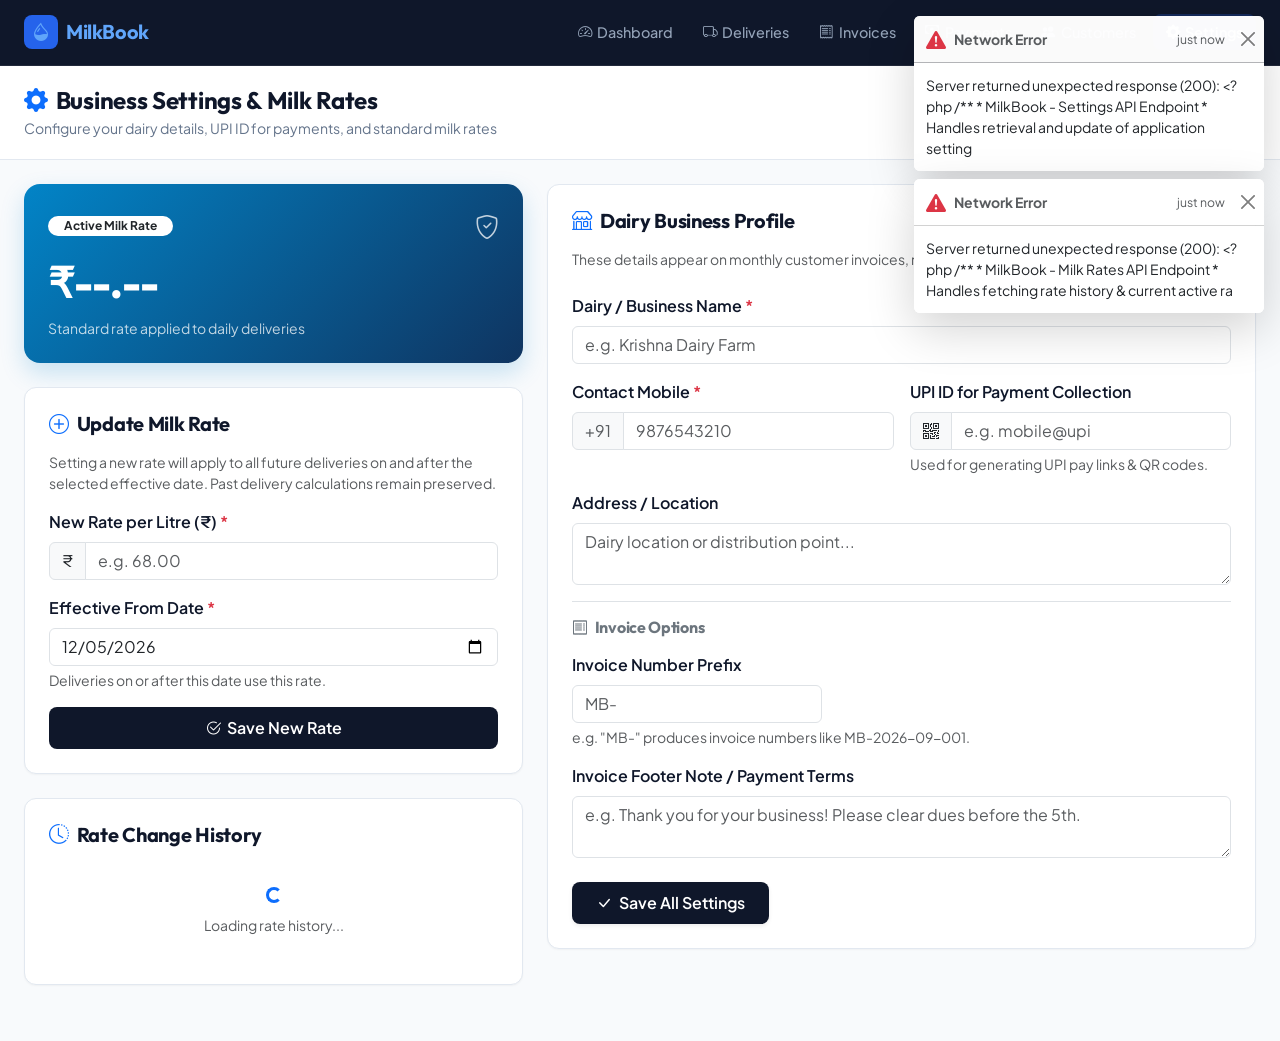
<file: settings.html>
<!DOCTYPE html>
<html lang="en">
<head>
    <meta charset="UTF-8">
    <meta name="viewport" content="width=device-width, initial-scale=1.0">
    <title>Settings & Milk Rates - MilkBook</title>
    <!-- Bootstrap 5 CSS CDN -->
    <link href="https://cdn.jsdelivr.net/npm/bootstrap@5.3.3/dist/css/bootstrap.min.css" rel="stylesheet">
    <!-- Bootstrap Icons CDN -->
    <link rel="stylesheet" href="https://cdn.jsdelivr.net/npm/bootstrap-icons@1.11.3/font/bootstrap-icons.min.css">
    <!-- Custom CSS -->
    <link rel="stylesheet" href="assets/css/style.css?v=2.1">
</head>
<body>

    <!-- Top Navigation -->
    <nav class="navbar navbar-expand-lg navbar-dark navbar-milkbook sticky-top">
        <div class="container-fluid px-3 px-md-4">
            <a class="navbar-brand d-flex align-items-center gap-2" href="index.html">
                <span class="brand-icon"><i class="bi bi-droplet-half"></i></span>
                <span>Milk<span>Book</span></span>
            </a>
            <button class="navbar-toggler border-0" type="button" data-bs-toggle="collapse" data-bs-target="#milkNavbar" aria-controls="milkNavbar" aria-expanded="false" aria-label="Toggle navigation">
                <span class="navbar-toggler-icon"></span>
            </button>
            <div class="collapse navbar-collapse" id="milkNavbar">
                <ul class="navbar-nav ms-auto mb-2 mb-lg-0 gap-lg-1">
                    <li class="nav-item">
                        <a class="nav-link" href="index.html"><i class="bi bi-speedometer2"></i> Dashboard</a>
                    </li>
                    <li class="nav-item">
                        <a class="nav-link" href="deliveries.html"><i class="bi bi-truck"></i> Deliveries</a>
                    </li>
                    <li class="nav-item">
                        <a class="nav-link" href="invoices.html"><i class="bi bi-receipt"></i> Invoices</a>
                    </li>
                    <li class="nav-item">
                        <a class="nav-link" href="payments.html"><i class="bi bi-cash-coin"></i> Payments</a>
                    </li>
                    <li class="nav-item">
                        <a class="nav-link" href="customers.html"><i class="bi bi-people-fill"></i> Customers</a>
                    </li>
                    <li class="nav-item">
                        <a class="nav-link active" href="settings.html"><i class="bi bi-gear-fill"></i> Settings</a>
                    </li>
                </ul>
            </div>
        </div>
    </nav>

    <!-- Main Content Area -->
    <main class="main-content">
        <!-- Page Header -->
        <header class="page-header">
            <div class="container-fluid px-3 px-md-4">
                <div class="d-flex align-items-center justify-content-between">
                    <div>
                        <h1 class="page-title"><i class="bi bi-gear-fill text-primary"></i> Business Settings & Milk Rates</h1>
                        <p class="page-subtitle">Configure your dairy details, UPI ID for payments, and standard milk rates</p>
                    </div>
                </div>
            </div>
        </header>

        <div class="container-fluid px-3 px-md-4">
            <div class="row g-4">
                <!-- Left Column: Milk Rate Management -->
                <div class="col-12 col-lg-5">
                    <!-- Current Active Rate Card -->
                    <div class="rate-current-card mb-4">
                        <div class="d-flex align-items-center justify-content-between mb-2">
                            <span class="badge bg-white text-dark fw-bold px-3 py-1 rounded-pill">Active Milk Rate</span>
                            <i class="bi bi-shield-check fs-4 opacity-75"></i>
                        </div>
                        <div class="rate-current-value" id="current-rate-display">₹--.--</div>
                        <div class="small opacity-75 mt-1" id="current-rate-effective">Standard rate applied to daily deliveries</div>
                    </div>

                    <!-- Add New Rate Form Card -->
                    <div class="card-milk p-3 p-md-4 mb-4">
                        <h5 class="fw-bold mb-3 d-flex align-items-center gap-2">
                            <i class="bi bi-plus-circle text-primary"></i> Update Milk Rate
                        </h5>
                        <p class="small text-muted mb-3">
                            Setting a new rate will apply to all future deliveries on and after the selected effective date. Past delivery calculations remain preserved.
                        </p>
                        <form id="rate-form" novalidate>
                            <div class="mb-3">
                                <label for="new-rate" class="form-label fw-semibold">New Rate per Litre (₹) <span class="text-danger">*</span></label>
                                <div class="input-group">
                                    <span class="input-group-text">₹</span>
                                    <input type="number" step="0.50" min="1" max="500" class="form-control" id="new-rate" placeholder="e.g. 68.00" required>
                                </div>
                                <div class="invalid-feedback" id="rate-feedback">Please enter a valid rate greater than 0.</div>
                            </div>
                            <div class="mb-3">
                                <label for="effective-date" class="form-label fw-semibold">Effective From Date <span class="text-danger">*</span></label>
                                <input type="date" class="form-control" id="effective-date" required>
                                <div class="form-text small text-muted">Deliveries on or after this date use this rate.</div>
                                <div class="invalid-feedback" id="date-feedback">Please select a valid date.</div>
                            </div>
                            <button type="submit" class="btn btn-milk-primary w-100" id="btn-save-rate">
                                <i class="bi bi-check2-circle"></i> Save New Rate
                            </button>
                        </form>
                    </div>

                    <!-- Rate History Card -->
                    <div class="card-milk p-3 p-md-4 mb-4">
                        <h5 class="fw-bold mb-3 d-flex align-items-center gap-2">
                            <i class="bi bi-clock-history text-primary"></i> Rate Change History
                        </h5>
                        <div id="rate-history-container">
                            <div class="text-center py-4 text-muted">
                                <div class="spinner-border spinner-border-sm text-primary mb-2" role="status"></div>
                                <p class="mb-0 small">Loading rate history...</p>
                            </div>
                        </div>
                    </div>
                </div>

                <!-- Right Column: Business Profile & Invoicing Settings -->
                <div class="col-12 col-lg-7">
                    <div class="card-milk p-3 p-md-4 mb-4">
                        <h5 class="fw-bold mb-3 d-flex align-items-center gap-2">
                            <i class="bi bi-shop text-primary"></i> Dairy Business Profile
                        </h5>
                        <p class="small text-muted mb-4">
                            These details appear on monthly customer invoices, receipts, and payment request messages.
                        </p>
                        <form id="settings-form" novalidate>
                            <!-- Business Name -->
                            <div class="mb-3">
                                <label for="set-name" class="form-label fw-semibold">Dairy / Business Name <span class="text-danger">*</span></label>
                                <input type="text" class="form-control" id="set-name" name="business_name" placeholder="e.g. Krishna Dairy Farm" required maxlength="100">
                                <div class="invalid-feedback">Business name is required.</div>
                            </div>

                            <div class="row g-3 mb-3">
                                <!-- Mobile / Phone -->
                                <div class="col-12 col-md-6">
                                    <label for="set-phone" class="form-label fw-semibold">Contact Mobile <span class="text-danger">*</span></label>
                                    <div class="input-group">
                                        <span class="input-group-text bg-light text-muted">+91</span>
                                        <input type="tel" class="form-control" id="set-phone" name="business_phone" placeholder="9876543210" required pattern="[6-9][0-9]{9}">
                                    </div>
                                    <div class="invalid-feedback" id="feedback-phone">Valid 10-digit mobile required.</div>
                                </div>
                                <!-- UPI ID -->
                                <div class="col-12 col-md-6">
                                    <label for="set-upi" class="form-label fw-semibold">UPI ID for Payment Collection</label>
                                    <div class="input-group">
                                        <span class="input-group-text"><i class="bi bi-qr-code"></i></span>
                                        <input type="text" class="form-control" id="set-upi" name="upi_id" placeholder="e.g. mobile@upi">
                                    </div>
                                    <div class="form-text small text-muted">Used for generating UPI pay links & QR codes.</div>
                                    <div class="invalid-feedback" id="feedback-upi">Invalid UPI ID format.</div>
                                </div>
                            </div>

                            <!-- Business Address -->
                            <div class="mb-3">
                                <label for="set-address" class="form-label fw-semibold">Address / Location</label>
                                <textarea class="form-control" id="set-address" name="business_address" rows="2" placeholder="Dairy location or distribution point..."></textarea>
                            </div>

                            <div class="border-top pt-3 mt-3">
                                <h6 class="fw-bold text-secondary mb-3"><i class="bi bi-receipt me-1"></i> Invoice Options</h6>
                                <!-- Invoice Prefix -->
                                <div class="mb-3">
                                    <label for="set-prefix" class="form-label fw-semibold">Invoice Number Prefix</label>
                                    <div class="input-group" style="max-width: 250px;">
                                        <input type="text" class="form-control" id="set-prefix" name="invoice_prefix" placeholder="MB-" maxlength="10">
                                    </div>
                                    <div class="form-text small text-muted">e.g. "MB-" produces invoice numbers like MB-2026-09-001.</div>
                                </div>

                                <!-- Invoice Footer Note -->
                                <div class="mb-4">
                                    <label for="set-footer" class="form-label fw-semibold">Invoice Footer Note / Payment Terms</label>
                                    <textarea class="form-control" id="set-footer" name="invoice_footer" rows="2" placeholder="e.g. Thank you for your business! Please clear dues before the 5th."></textarea>
                                </div>
                            </div>

                            <button type="submit" class="btn btn-milk-primary px-4 shadow-sm" id="btn-save-settings">
                                <i class="bi bi-check-lg"></i> Save All Settings
                            </button>
                        </form>
                    </div>
                </div>
            </div>
        </div>
    </main>

    <!-- Bottom Mobile Navigation Bar -->
    <nav class="mobile-nav-strip d-md-none">
        <a href="index.html" class="mobile-nav-item">
            <i class="bi bi-speedometer2"></i>
            <span>Home</span>
        </a>
        <a href="deliveries.html" class="mobile-nav-item">
            <i class="bi bi-truck"></i>
            <span>Deliveries</span>
        </a>
        <a href="invoices.html" class="mobile-nav-item">
            <i class="bi bi-receipt"></i>
            <span>Invoices</span>
        </a>
        <a href="payments.html" class="mobile-nav-item">
            <i class="bi bi-cash-coin"></i>
            <span>Payments</span>
        </a>
        <a href="customers.html" class="mobile-nav-item">
            <i class="bi bi-people-fill"></i>
            <span>Customers</span>
        </a>
        <a href="settings.html" class="mobile-nav-item active">
            <i class="bi bi-gear-fill"></i>
            <span>Settings</span>
        </a>
    </nav>

    <!-- Bootstrap 5 JS Bundle -->
    <script src="https://cdn.jsdelivr.net/npm/bootstrap@5.3.3/dist/js/bootstrap.bundle.min.js"></script>
    <!-- App Scripts -->
    <script src="assets/js/api.js"></script>
    <script src="assets/js/ui.js"></script>

    <!-- Settings Logic -->
    <script>
        document.addEventListener('DOMContentLoaded', () => {
            // Set default date for new rate to today
            document.getElementById('effective-date').value = new Date().toISOString().split('T')[0];

            loadSettings();
            loadRates();

            // Forms
            document.getElementById('settings-form').addEventListener('submit', handleSettingsSubmit);
            document.getElementById('rate-form').addEventListener('submit', handleRateSubmit);
        });

        async function loadSettings() {
            try {
                const settings = await api.get('api/settings.php');
                if (!settings) return;

                document.getElementById('set-name').value = settings.business_name || '';
                document.getElementById('set-phone').value = settings.business_phone || '';
                document.getElementById('set-upi').value = settings.upi_id || '';
                document.getElementById('set-address').value = settings.business_address || '';
                document.getElementById('set-prefix').value = settings.invoice_prefix || 'MB-';
                document.getElementById('set-footer').value = settings.invoice_footer || '';
            } catch (err) {
                console.error('Failed to load settings:', err);
            }
        }

        async function loadRates() {
            const historyContainer = document.getElementById('rate-history-container');
            try {
                const res = await api.get('api/rates.php');
                const current = res.current_rate;
                const history = res.history || [];

                if (current) {
                    document.getElementById('current-rate-display').textContent = ui.formatCurrency(current.rate_per_litre) + ' / L';
                    document.getElementById('current-rate-effective').textContent = `Effective since ${ui.formatDate(current.effective_from)}`;
                } else {
                    document.getElementById('current-rate-display').textContent = 'No rate set';
                }

                if (history.length === 0) {
                    historyContainer.innerHTML = '<p class="text-muted small mb-0">No historical rates recorded.</p>';
                    return;
                }

                let historyHtml = '<div class="timeline mt-2">';
                history.forEach(item => {
                    historyHtml += `
                        <div class="timeline-item ${item.is_current ? 'active-rate' : ''}">
                            <div class="d-flex align-items-center justify-content-between">
                                <span class="fw-bold fs-6 text-dark">${ui.formatCurrency(item.rate_per_litre)} / Litre</span>
                                ${item.is_current 
                                    ? '<span class="badge bg-success-subtle text-success border border-success-subtle rounded-pill">Current Active</span>' 
                                    : '<span class="badge bg-light text-muted border">Past Rate</span>'}
                            </div>
                            <div class="small text-muted mt-1">
                                <i class="bi bi-calendar-event me-1"></i>Effective from: <strong>${ui.formatDate(item.effective_from)}</strong>
                            </div>
                        </div>
                    `;
                });
                historyHtml += '</div>';
                historyContainer.innerHTML = historyHtml;

            } catch (err) {
                console.error('Failed to load rates:', err);
            }
        }

        async function handleSettingsSubmit(e) {
            e.preventDefault();
            const form = document.getElementById('settings-form');
            form.querySelectorAll('.is-invalid').forEach(el => el.classList.remove('is-invalid'));

            const submitBtn = document.getElementById('btn-save-settings');
            ui.setLoading(submitBtn, true, 'Saving Profile...');

            const payload = {
                business_name: document.getElementById('set-name').value.trim(),
                business_phone: document.getElementById('set-phone').value.trim(),
                business_address: document.getElementById('set-address').value.trim(),
                upi_id: document.getElementById('set-upi').value.trim(),
                invoice_prefix: document.getElementById('set-prefix').value.trim(),
                invoice_footer: document.getElementById('set-footer').value.trim()
            };

            try {
                await api.put('api/settings.php', payload, { silent: true });
                ui.toast('Business settings updated successfully!', 'success');
            } catch (err) {
                if (err.fields) {
                    if (err.fields.business_phone) {
                        const el = document.getElementById('set-phone');
                        el.classList.add('is-invalid');
                        document.getElementById('feedback-phone').textContent = err.fields.business_phone;
                    }
                    if (err.fields.upi_id) {
                        const el = document.getElementById('set-upi');
                        el.classList.add('is-invalid');
                        document.getElementById('feedback-upi').textContent = err.fields.upi_id;
                    }
                } else {
                    ui.toast(err.message || 'Failed to update settings', 'danger');
                }
            } finally {
                ui.setLoading(submitBtn, false);
            }
        }

        async function handleRateSubmit(e) {
            e.preventDefault();
            const rateInput = document.getElementById('new-rate');
            const dateInput = document.getElementById('effective-date');
            const submitBtn = document.getElementById('btn-save-rate');

            rateInput.classList.remove('is-invalid');
            dateInput.classList.remove('is-invalid');

            const rateVal = parseFloat(rateInput.value);
            const dateVal = dateInput.value;

            if (isNaN(rateVal) || rateVal <= 0) {
                rateInput.classList.add('is-invalid');
                return;
            }

            if (!dateVal) {
                dateInput.classList.add('is-invalid');
                return;
            }

            ui.setLoading(submitBtn, true, 'Adding Rate...');

            try {
                await api.post('api/rates.php', {
                    rate_per_litre: rateVal,
                    effective_from: dateVal
                }, { silent: true });

                ui.toast(`New rate of ${ui.formatCurrency(rateVal)} saved successfully!`, 'success');
                rateInput.value = '';
                loadRates();
            } catch (err) {
                if (err.fields?.rate_per_litre) {
                    rateInput.classList.add('is-invalid');
                    document.getElementById('rate-feedback').textContent = err.fields.rate_per_litre;
                } else if (err.fields?.effective_from) {
                    dateInput.classList.add('is-invalid');
                    document.getElementById('date-feedback').textContent = err.fields.effective_from;
                } else {
                    ui.toast(err.message || 'Failed to add rate', 'danger');
                }
            } finally {
                ui.setLoading(submitBtn, false);
            }
        }
    </script>
</body>
</html>
</file>
<file: assets/css/style.css>
/* MilkBook - Clean, Simple & Minimalist Stylesheet */
/* Mobile-first, ergonomic touch targets, refined typography & responsive layouts */

@import url('https://fonts.googleapis.com/css2?family=Plus+Jakarta+Sans:wght@400;500;600;700;800&family=Outfit:wght@400;500;600;700;800&display=swap');

:root {
    --mb-primary: #0f172a;
    --mb-primary-dark: #020617;
    --mb-primary-light: #334155;
    --mb-accent: #2563eb;
    --mb-accent-light: #eff6ff;
    --mb-accent-hover: #1d4ed8;
    --mb-bg: #f8fafc;
    --mb-surface: #ffffff;
    --mb-border: #e2e8f0;
    --mb-border-subtle: #f1f5f9;
    --mb-text-main: #0f172a;
    --mb-text-muted: #64748b;
    --mb-success: #10b981;
    --mb-success-light: #ecfdf5;
    --mb-success-dark: #047857;
    --mb-warning: #f59e0b;
    --mb-warning-light: #fffbeb;
    --mb-warning-dark: #b45309;
    --mb-danger: #ef4444;
    --mb-danger-light: #fef2f2;
    --mb-danger-dark: #b91c1c;
    --mb-radius-sm: 8px;
    --mb-radius-md: 12px;
    --mb-radius-lg: 16px;
    --mb-radius-pill: 9999px;
    --mb-shadow-sm: 0 1px 2px rgba(0, 0, 0, 0.04);
    --mb-shadow-md: 0 4px 12px rgba(0, 0, 0, 0.05);
    --mb-shadow-lg: 0 10px 24px rgba(0, 0, 0, 0.08);
}

* {
    box-sizing: border-box;
}

body {
    font-family: 'Plus Jakarta Sans', system-ui, -apple-system, sans-serif;
    background-color: var(--mb-bg);
    color: var(--mb-text-main);
    min-height: 100vh;
    display: flex;
    flex-direction: column;
    margin: 0;
    padding: 0;
    -webkit-tap-highlight-color: transparent;
    overflow-x: hidden;
}

h1, h2, h3, h4, h5, h6, .brand-title {
    font-family: 'Outfit', 'Plus Jakarta Sans', sans-serif;
    font-weight: 700;
    color: var(--mb-text-main);
    letter-spacing: -0.3px;
}

/* -------------------------------------------------------------
   Navigation Bar (Simple & Minimalist)
------------------------------------------------------------- */
.navbar-milkbook {
    background: #0f172a;
    border-bottom: 1px solid rgba(255, 255, 255, 0.08);
    padding: 0.65rem 0;
}

.brand-icon {
    display: inline-flex;
    align-items: center;
    justify-content: center;
    width: 34px;
    height: 34px;
    background: #2563eb;
    border-radius: 8px;
    color: #ffffff;
    font-size: 1.15rem;
}

.navbar-brand {
    font-family: 'Outfit', sans-serif;
    font-weight: 700;
    font-size: 1.25rem;
    letter-spacing: -0.4px;
    color: #ffffff !important;
}

.navbar-brand span {
    color: #60a5fa;
}

.nav-link {
    font-weight: 500;
    font-size: 0.9rem;
    color: #94a3b8 !important;
    padding: 0.45rem 0.8rem !important;
    border-radius: 8px;
    transition: all 0.15s ease;
    display: flex;
    align-items: center;
    gap: 0.35rem;
}

.nav-link:hover {
    color: #ffffff !important;
    background: rgba(255, 255, 255, 0.06);
}

.nav-link.active {
    color: #ffffff !important;
    background: rgba(37, 99, 235, 0.25);
    font-weight: 600;
}

/* Mobile Quick Navigation Strip */
.mobile-nav-strip {
    background: #ffffff;
    border-top: 1px solid var(--mb-border);
    position: fixed;
    bottom: 0;
    left: 0;
    right: 0;
    z-index: 1030;
    box-shadow: 0 -2px 10px rgba(0, 0, 0, 0.04);
    display: flex;
    justify-content: space-around;
    padding: 0.35rem 0;
    height: 54px;
}

.mobile-nav-item {
    display: flex;
    flex-direction: column;
    align-items: center;
    justify-content: center;
    color: var(--mb-text-muted);
    text-decoration: none;
    font-size: 0.72rem;
    font-weight: 600;
    padding: 0.2rem 0.5rem;
    border-radius: 8px;
    transition: color 0.15s ease;
    flex: 1;
}

.mobile-nav-item i {
    font-size: 1.15rem;
    margin-bottom: 2px;
}

.mobile-nav-item.active {
    color: var(--mb-accent);
}

/* -------------------------------------------------------------
   Page Container & Layout
------------------------------------------------------------- */
.main-content {
    flex: 1;
    padding-bottom: 4.5rem; /* Space for mobile nav bar */
}

@media (min-width: 768px) {
    .main-content {
        padding-bottom: 2rem;
    }
}

.page-header {
    background: #ffffff;
    border-bottom: 1px solid var(--mb-border);
    padding: 1.25rem 0;
    margin-bottom: 1.5rem;
}

.page-title {
    font-size: 1.5rem;
    margin-bottom: 0.2rem;
    display: flex;
    align-items: center;
    gap: 0.5rem;
}

.page-subtitle {
    color: var(--mb-text-muted);
    font-size: 0.88rem;
    margin: 0;
}

/* -------------------------------------------------------------
   Cards & Content Containers
------------------------------------------------------------- */
.card-milk {
    background: var(--mb-surface);
    border: 1px solid var(--mb-border);
    border-radius: var(--mb-radius-md);
    box-shadow: var(--mb-shadow-sm);
    transition: transform 0.18s ease, box-shadow 0.18s ease;
    overflow: hidden;
}

.card-milk:hover {
    box-shadow: var(--mb-shadow-md);
}

.card-stat {
    padding: 1.15rem;
    display: flex;
    align-items: center;
    gap: 1rem;
    border-radius: var(--mb-radius-md);
    background: #ffffff;
    border: 1px solid var(--mb-border);
    box-shadow: var(--mb-shadow-sm);
}

.stat-icon {
    width: 48px;
    height: 48px;
    border-radius: 12px;
    display: flex;
    align-items: center;
    justify-content: center;
    font-size: 1.4rem;
    flex-shrink: 0;
}

.stat-icon.primary {
    background: var(--mb-accent-light);
    color: var(--mb-accent);
}

.stat-icon.success {
    background: var(--mb-success-light);
    color: var(--mb-success);
}

.stat-icon.warning {
    background: var(--mb-warning-light);
    color: var(--mb-warning);
}

.stat-value {
    font-family: 'Outfit', sans-serif;
    font-size: 1.5rem;
    font-weight: 700;
    line-height: 1.1;
}

.stat-label {
    font-size: 0.8rem;
    color: var(--mb-text-muted);
    font-weight: 500;
    text-transform: uppercase;
    letter-spacing: 0.5px;
    margin-top: 2px;
}

/* -------------------------------------------------------------
   Customer Cards (Mobile View)
------------------------------------------------------------- */
.customer-card {
    background: #ffffff;
    border: 1px solid var(--mb-border);
    border-radius: var(--mb-radius-md);
    padding: 1rem;
    margin-bottom: 0.85rem;
    box-shadow: var(--mb-shadow-sm);
    position: relative;
    transition: all 0.2s ease;
}

.customer-card:active {
    background: #f8fafc;
    transform: scale(0.99);
}

.customer-card.inactive-customer {
    opacity: 0.65;
    background: #fafafa;
}

.route-badge {
    display: inline-flex;
    align-items: center;
    justify-content: center;
    width: 28px;
    height: 28px;
    background: var(--mb-primary);
    color: #ffffff;
    border-radius: 50%;
    font-size: 0.78rem;
    font-weight: 700;
    flex-shrink: 0;
}

.qty-pill {
    background: #eff6ff;
    color: #1d4ed8;
    border: 1px solid #bfdbfe;
    font-weight: 700;
    padding: 0.25rem 0.6rem;
    border-radius: 20px;
    font-size: 0.85rem;
    display: inline-flex;
    align-items: center;
    gap: 0.25rem;
}

.rate-pill {
    background: #f0fdf4;
    color: #15803d;
    border: 1px solid #bbf7d0;
    font-weight: 600;
    padding: 0.25rem 0.6rem;
    border-radius: 20px;
    font-size: 0.82rem;
}

.rate-pill.custom-rate-pill {
    background: #fefce8;
    color: #a16207;
    border-color: #fef08a;
}

/* -------------------------------------------------------------
   Buttons & Inputs
------------------------------------------------------------- */
.btn-milk-primary {
    background: var(--mb-primary);
    color: #ffffff;
    border: none;
    font-weight: 600;
    border-radius: var(--mb-radius-sm);
    padding: 0.55rem 1.1rem;
    display: inline-flex;
    align-items: center;
    justify-content: center;
    gap: 0.4rem;
    transition: all 0.2s ease;
}

.btn-milk-primary:hover {
    background: var(--mb-primary-light);
    color: #ffffff;
}

.btn-milk-primary:active {
    background: var(--mb-primary-dark);
}

.btn-call {
    width: 36px;
    height: 36px;
    border-radius: 50%;
    display: inline-flex;
    align-items: center;
    justify-content: center;
    background: #ecfdf5;
    color: #059669;
    border: 1px solid #a7f3d0;
    font-size: 1rem;
    text-decoration: none;
    transition: all 0.2s ease;
}

.btn-call:hover {
    background: #059669;
    color: #ffffff;
}

/* Quantity Presets in Modal */
.qty-chips {
    display: flex;
    gap: 0.5rem;
    flex-wrap: wrap;
    margin-top: 0.4rem;
}

.qty-chip-btn {
    border: 1px solid var(--mb-border);
    background: #ffffff;
    color: var(--mb-text-main);
    font-weight: 600;
    font-size: 0.85rem;
    padding: 0.35rem 0.75rem;
    border-radius: 20px;
    cursor: pointer;
    transition: all 0.15s ease;
}

.qty-chip-btn:hover, .qty-chip-btn.active {
    background: var(--mb-primary);
    color: #ffffff;
    border-color: var(--mb-primary);
}

/* -------------------------------------------------------------
   Search & Filter Bar
------------------------------------------------------------- */
.search-input-group {
    position: relative;
}

.search-input-group .search-icon {
    position: absolute;
    left: 14px;
    top: 50%;
    transform: translateY(-50%);
    color: var(--mb-text-muted);
    font-size: 1rem;
    pointer-events: none;
}

.search-input-group input {
    padding-left: 2.5rem;
    border-radius: 25px;
    border: 1px solid var(--mb-border);
    font-size: 0.95rem;
    height: 44px;
}

.search-input-group input:focus {
    box-shadow: 0 0 0 3px rgba(2, 132, 199, 0.15);
    border-color: var(--mb-accent);
}

.filter-pill-group .btn {
    border-radius: 20px;
    font-size: 0.85rem;
    font-weight: 600;
    padding: 0.4rem 0.9rem;
}

/* -------------------------------------------------------------
   Desktop Table Polish
------------------------------------------------------------- */
.table-milk {
    background: #ffffff;
    border-radius: var(--mb-radius-md);
    overflow: hidden;
    border: 1px solid var(--mb-border);
    margin-bottom: 0;
}

.table-milk th {
    background: #f8fafc;
    color: var(--mb-text-muted);
    font-weight: 600;
    font-size: 0.8rem;
    text-transform: uppercase;
    letter-spacing: 0.5px;
    border-bottom: 1px solid var(--mb-border);
    padding: 0.85rem 1rem;
}

.table-milk td {
    padding: 0.85rem 1rem;
    vertical-align: middle;
    border-bottom: 1px solid var(--mb-border);
    font-size: 0.92rem;
}

.table-milk tbody tr:hover {
    background-color: #fbfdff;
}

/* -------------------------------------------------------------
   Floating Action Button (Mobile)
------------------------------------------------------------- */
.fab-btn {
    position: fixed;
    bottom: 4.8rem;
    right: 1.25rem;
    width: 56px;
    height: 56px;
    border-radius: 50%;
    background: linear-gradient(135deg, var(--mb-accent) 0%, var(--mb-primary) 100%);
    color: #ffffff;
    display: flex;
    align-items: center;
    justify-content: center;
    font-size: 1.6rem;
    box-shadow: 0 6px 16px rgba(2, 132, 199, 0.35);
    border: none;
    z-index: 1010;
    transition: transform 0.2s ease, box-shadow 0.2s ease;
}

.fab-btn:active {
    transform: scale(0.92);
}

@media (min-width: 768px) {
    .fab-btn {
        display: none !important;
    }
}

/* -------------------------------------------------------------
   Rate Timeline & Settings View
------------------------------------------------------------- */
.rate-current-card {
    background: linear-gradient(135deg, #0284c7 0%, #0f3460 100%);
    color: #ffffff;
    border-radius: var(--mb-radius-lg);
    padding: 1.5rem;
    box-shadow: 0 10px 25px rgba(2, 132, 199, 0.2);
}

.rate-current-value {
    font-size: 2.6rem;
    font-weight: 800;
    font-family: 'Outfit', sans-serif;
    letter-spacing: -1px;
}

.timeline-item {
    border-left: 2px solid var(--mb-border);
    padding-left: 1.2rem;
    position: relative;
    padding-bottom: 1.25rem;
}

.timeline-item::before {
    content: '';
    position: absolute;
    left: -6px;
    top: 4px;
    width: 10px;
    height: 10px;
    border-radius: 50%;
    background: var(--mb-accent);
    box-shadow: 0 0 0 3px rgba(2, 132, 199, 0.2);
}

.timeline-item.active-rate::before {
    background: var(--mb-success);
    box-shadow: 0 0 0 4px rgba(16, 185, 129, 0.3);
}

/* -------------------------------------------------------------
   Toast & Modal Customization
------------------------------------------------------------- */
.toast-container {
    z-index: 2000;
}

.modal-content {
    border-radius: var(--mb-radius-lg);
    border: 1px solid var(--mb-border);
    box-shadow: var(--mb-shadow-lg);
}

.modal-header {
    border-bottom: 1px solid var(--mb-border);
    padding: 1.1rem 1.5rem;
}

.modal-footer {
    border-top: 1px solid var(--mb-border);
    padding: 0.9rem 1.5rem;
}

/* -------------------------------------------------------------
   Stubs & Coming Soon Placeholders
------------------------------------------------------------- */
.stub-card {
    background: #ffffff;
    border-radius: var(--mb-radius-lg);
    border: 2px dashed var(--mb-border);
    padding: 3rem 1.5rem;
    text-align: center;
}

.stub-icon {
    width: 72px;
    height: 72px;
    border-radius: 50%;
    background: var(--mb-accent-light);
    color: var(--mb-accent);
    display: inline-flex;
    align-items: center;
    justify-content: center;
    font-size: 2.2rem;
    margin-bottom: 1.2rem;
}

/* -------------------------------------------------------------
   Step 2: Deliveries Sheet & Quantity Stepper
------------------------------------------------------------- */
/* -------------------------------------------------------------
   Step 2: Friendly Delivery Attendance Marker & Stepper
------------------------------------------------------------- */
.delivery-sticky-header {
    position: sticky;
    top: 56px;
    z-index: 1015;
    background: #ffffff;
    border-bottom: 1px solid var(--mb-border);
    box-shadow: 0 2px 8px rgba(0, 0, 0, 0.03);
    padding: 0.65rem 0;
}

.route-progress-container {
    width: 100%;
    margin-top: 0.4rem;
}

.route-progress-track {
    height: 5px;
    background: #e2e8f0;
    border-radius: 4px;
    overflow: hidden;
}

.route-progress-fill {
    height: 100%;
    background: linear-gradient(90deg, #10b981, #059669);
    border-radius: 4px;
    transition: width 0.25s ease;
}

.delivery-card {
    transition: transform 0.15s ease, border-color 0.15s ease, background-color 0.15s ease;
    border-left: 4px solid #cbd5e1;
    background: #ffffff;
}

.delivery-card:hover {
    border-color: #94a3b8;
}

.delivery-card.is-delivered {
    border-left-color: var(--mb-success);
    background: #ffffff;
}

.delivery-card.is-changed {
    border-left-color: var(--mb-warning);
    background: #fffdf7;
}

.delivery-card.is-skipped {
    border-left-color: var(--mb-danger);
    background: #fffafa;
}

.delivery-card.is-locked {
    border-left-color: #94a3b8;
}

/* Friendly 1-Tap Attendance Buttons */
.attendance-toggle {
    display: flex;
    gap: 0.4rem;
    width: 100%;
}

.btn-attendance {
    height: 42px;
    border-radius: 10px;
    font-size: 0.88rem;
    font-weight: 600;
    display: inline-flex;
    align-items: center;
    justify-content: center;
    gap: 0.35rem;
    padding: 0.35rem 0.75rem;
    border: 1.5px solid transparent;
    background: #ffffff;
    cursor: pointer;
    transition: all 0.15s ease;
    user-select: none;
    flex: 1;
    text-align: center;
    white-space: nowrap;
}

.btn-attendance.btn-delivered {
    border-color: #bbf7d0;
    color: #15803d;
    background: #f0fdf4;
}

.btn-attendance.btn-delivered:hover {
    background: #dcfce7;
    border-color: #86efac;
}

.btn-attendance.btn-delivered.active {
    background: #10b981;
    border-color: #10b981;
    color: #ffffff;
    box-shadow: 0 2px 6px rgba(16, 185, 129, 0.28);
}

.btn-attendance.btn-skip {
    border-color: #fecaca;
    color: #b91c1c;
    background: #fef2f2;
}

.btn-attendance.btn-skip:hover {
    background: #fee2e2;
    border-color: #fca5a5;
}

.btn-attendance.btn-skip.active {
    background: #ef4444;
    border-color: #ef4444;
    color: #ffffff;
    box-shadow: 0 2px 6px rgba(239, 68, 68, 0.28);
}

.stepper-control {
    display: inline-flex;
    align-items: center;
    background: #f1f5f9;
    border: 1px solid var(--mb-border);
    border-radius: 24px;
    padding: 2px;
    height: 42px;
}

.btn-stepper {
    width: 36px;
    height: 36px;
    border-radius: 50%;
    display: inline-flex;
    align-items: center;
    justify-content: center;
    background: #ffffff;
    border: 1px solid var(--mb-border);
    color: var(--mb-text-main);
    font-size: 1.15rem;
    font-weight: 700;
    cursor: pointer;
    transition: all 0.12s ease;
    user-select: none;
    flex-shrink: 0;
}

.btn-stepper:hover:not(:disabled) {
    background: #2563eb;
    color: #ffffff;
    border-color: #2563eb;
}

.btn-stepper:active:not(:disabled) {
    transform: scale(0.92);
}

.btn-stepper:disabled {
    opacity: 0.35;
    cursor: not-allowed;
}

.stepper-qty-display {
    min-width: 58px;
    text-align: center;
    font-family: 'Outfit', sans-serif;
    font-size: 1.18rem;
    font-weight: 700;
    color: var(--mb-text-main);
    padding: 0 0.3rem;
    line-height: 1;
}

.diff-badge {
    font-size: 0.74rem;
    font-weight: 600;
    padding: 0.15rem 0.5rem;
    border-radius: 8px;
    display: inline-flex;
    align-items: center;
    gap: 0.2rem;
}

.diff-badge.plus {
    background: #fef3c7;
    color: #92400e;
    border: 1px solid #fde68a;
}

.diff-badge.minus {
    background: #ffedd5;
    color: #9a3412;
    border: 1px solid #fed7aa;
}

.diff-badge.skipped {
    background: #fef2f2;
    color: #b91c1c;
    border: 1px solid #fecaca;
}

/* Quick Delivery Chips */
.quick-chip {
    border: 1px solid var(--mb-border);
    background: #ffffff;
    color: var(--mb-text-muted);
    font-weight: 600;
    font-size: 0.76rem;
    padding: 0.2rem 0.5rem;
    border-radius: 12px;
    cursor: pointer;
    transition: all 0.12s ease;
    min-width: 36px;
    text-align: center;
}

.quick-chip:hover {
    background: #f1f5f9;
    color: var(--mb-text-main);
}

.quick-chip.active {
    background: #0f172a;
    color: #ffffff;
    border-color: #0f172a;
}

/* Sticky Bottom Action Bar */
.delivery-sticky-bottom {
    position: fixed;
    bottom: 54px; /* Above mobile nav bar */
    left: 0;
    right: 0;
    background: #ffffff;
    border-top: 1px solid var(--mb-border);
    padding: 0.65rem 1rem;
    z-index: 1025;
    box-shadow: 0 -3px 12px rgba(0, 0, 0, 0.05);
}

@media (min-width: 768px) {
    .delivery-sticky-bottom {
        bottom: 0;
        padding: 0.75rem 2rem;
    }
}

/* -------------------------------------------------------------
   Step 2: Monthly Register Notebook Grid
------------------------------------------------------------- */
.register-table-wrapper {
    overflow-x: auto;
    position: relative;
    border: 1px solid var(--mb-border);
    border-radius: var(--mb-radius-md);
    background: #ffffff;
    max-height: 72vh;
}

.table-register {
    margin-bottom: 0;
    border-collapse: separate;
    border-spacing: 0;
    font-size: 0.84rem;
}

.table-register th, .table-register td {
    padding: 0.45rem 0.4rem;
    text-align: center;
    vertical-align: middle;
    border-right: 1px solid #edf2f7;
    border-bottom: 1px solid #edf2f7;
    white-space: nowrap;
}

.table-register thead th {
    background: #f8fafc;
    position: sticky;
    top: 0;
    z-index: 6;
    font-size: 0.78rem;
    font-weight: 700;
}

/* Frozen Customer Name Column */
.table-register .sticky-col {
    position: sticky;
    left: 0;
    background: #ffffff;
    z-index: 7;
    text-align: left;
    padding-left: 0.75rem;
    min-width: 170px;
    max-width: 220px;
    box-shadow: 3px 0 6px rgba(0, 0, 0, 0.04);
}

.table-register thead .sticky-col {
    z-index: 8;
    background: #f8fafc;
}

.table-register tfoot .sticky-col {
    z-index: 8;
    background: #f1f5f9;
}

.table-register tfoot th {
    position: sticky;
    bottom: 0;
    background: #f1f5f9;
    z-index: 6;
    font-weight: 700;
}

.reg-cell {
    cursor: pointer;
    transition: background 0.15s ease;
    user-select: none;
    min-width: 38px;
}

.reg-cell:hover:not(.not-started) {
    background: #e0f2fe !important;
}

.reg-cell.today-col {
    background-color: #f0f9ff;
    font-weight: 700;
}

.reg-cell.cell-skipped {
    color: #94a3b8;
    background-color: #f8fafc;
    font-weight: 600;
}

.reg-cell.cell-locked {
    background-color: #f1f5f9;
}

.reg-cell.not-started {
    background: #fafafa;
    color: #cbd5e1;
    cursor: default;
}

.reg-cell-dash {
    color: #cbd5e1;
    font-weight: 600;
}

/* -------------------------------------------------------------
   Step 3: Invoices, Printable A4 Sheet & WhatsApp Billing
------------------------------------------------------------- */
.invoice-status-badge {
    font-size: 0.8rem;
    font-weight: 700;
    padding: 0.25rem 0.65rem;
    border-radius: 20px;
    display: inline-flex;
    align-items: center;
    gap: 0.25rem;
}

.invoice-status-badge.status-unpaid {
    background: #fef2f2;
    color: #b91c1c;
    border: 1px solid #fecaca;
}

.invoice-status-badge.status-partial {
    background: #fffbeb;
    color: #b45309;
    border: 1px solid #fde68a;
}

.invoice-status-badge.status-paid {
    background: #ecfdf5;
    color: #047857;
    border: 1px solid #a7f3d0;
}

.invoice-status-badge.status-overpaid {
    background: #eff6ff;
    color: #1d4ed8;
    border: 1px solid #bfdbfe;
}

/* Printable A4 Paper Layout */
.invoice-paper {
    background: #ffffff;
    max-width: 820px;
    margin: 0 auto;
    padding: 2.2rem 2.4rem;
    border-radius: var(--mb-radius-md);
    box-shadow: 0 4px 20px rgba(0, 0, 0, 0.06);
    border: 1px solid var(--mb-border);
    color: #1e293b;
    font-size: 0.92rem;
}

.invoice-brand-logo {
    display: inline-flex;
    align-items: center;
    justify-content: center;
    width: 48px;
    height: 48px;
    border-radius: 12px;
    background: #0f172a;
    color: #ffffff;
    font-size: 1.5rem;
    box-shadow: 0 2px 8px rgba(0, 0, 0, 0.12);
}

.invoice-meta-label {
    font-size: 0.72rem;
    color: #64748b;
    text-transform: uppercase;
    letter-spacing: 0.6px;
    font-weight: 700;
}

.invoice-meta-val {
    font-weight: 700;
    color: #0f172a;
}

/* Day-wise Calendar Grid on Invoice - Responsive Auto-Fitting */
.invoice-day-grid {
    display: grid;
    grid-template-columns: repeat(auto-fit, minmax(48px, 1fr));
    gap: 6px;
    background: #f8fafc;
    padding: 10px 12px;
    border-radius: 10px;
    border: 1px solid #e2e8f0;
}

.invoice-day-cell {
    background: #ffffff;
    border: 1px solid #e2e8f0;
    border-radius: 8px;
    padding: 6px 3px;
    text-align: center;
    display: flex;
    flex-direction: column;
    align-items: center;
    justify-content: center;
    min-height: 52px;
    box-shadow: 0 1px 2px rgba(0, 0, 0, 0.02);
    transition: transform 0.1s ease, border-color 0.1s ease;
}

.invoice-day-cell:hover {
    border-color: #94a3b8;
}

.invoice-day-cell .day-num {
    font-size: 0.7rem;
    color: #64748b;
    font-weight: 600;
    line-height: 1.1;
    margin-bottom: 2px;
}

.invoice-day-cell .day-qty {
    font-size: 0.82rem;
    font-weight: 700;
    line-height: 1.1;
    font-variant-numeric: tabular-nums;
}

.invoice-day-cell.active-delivery {
    background: #eff6ff;
    border-color: #bfdbfe;
}

.invoice-day-cell.active-delivery .day-qty {
    color: #1d4ed8;
}

.invoice-day-cell.skipped-cell {
    background: #f8fafc;
    border-color: #cbd5e1;
}

.invoice-day-cell.skipped-cell .day-qty {
    color: #94a3b8;
}

.invoice-day-cell.unrecorded-cell {
    background: #ffffff;
    border: 1px dashed #cbd5e1;
}

.invoice-day-cell.unrecorded-cell .day-qty {
    color: #cbd5e1;
}

/* Financial Summary & Payment Boxes */
.invoice-summary-box {
    background: #f8fafc;
    border: 1px solid var(--mb-border);
    border-radius: 12px;
    padding: 1.25rem;
    height: 100%;
    display: flex;
    flex-direction: column;
    justify-content: space-between;
}

.invoice-upi-box {
    background: #f8fafc;
    border: 1px solid var(--mb-border);
    border-radius: 12px;
    padding: 1.25rem;
    height: 100%;
    display: flex;
    flex-direction: column;
    justify-content: space-between;
}

.invoice-payable-highlight {
    background: linear-gradient(135deg, #eff6ff 0%, #dbeafe 100%);
    border: 1px solid #bfdbfe;
    border-radius: 10px;
    padding: 0.75rem 1rem;
}

/* Print Specific Rules for True A4 Output */
@media print {
    body {
        background: #ffffff !important;
        color: #000000 !important;
        margin: 0 !important;
        padding: 0 !important;
    }

    .navbar, 
    .page-header, 
    .mobile-nav-strip, 
    .btn, 
    .no-print, 
    .modal-header, 
    .modal-footer, 
    #mb-toast-container,
    .delivery-sticky-bottom,
    .fab-btn {
        display: none !important;
    }

    .modal {
        position: static !important;
        display: block !important;
        overflow: visible !important;
    }

    .modal-dialog {
        max-width: 100% !important;
        margin: 0 !important;
    }

    .modal-content {
        border: none !important;
        box-shadow: none !important;
    }

    .modal-body {
        padding: 0 !important;
    }

    .invoice-paper {
        box-shadow: none !important;
        border: none !important;
        padding: 0 !important;
        max-width: 100% !important;
        margin: 0 !important;
    }

    .invoice-day-grid {
        grid-template-columns: repeat(auto-fit, minmax(38px, 1fr)) !important;
        gap: 4px !important;
        padding: 6px !important;
    }

    .col-md-6, 
    .col-sm-6 {
        flex: 0 0 50% !important;
        max-width: 50% !important;
    }

    .statement-paper {
        box-shadow: none !important;
        border: none !important;
        padding: 0 !important;
        max-width: 100% !important;
        margin: 0 !important;
    }
}

/* -------------------------------------------------------------
   Step 4: Payments, Adjustments & Statements Styling
------------------------------------------------------------- */
.payment-hint-box {
    background: #f0fdf4;
    border: 1px solid #bbf7d0;
    border-radius: 10px;
    padding: 0.75rem 1rem;
    font-size: 0.88rem;
    color: #166534;
    transition: all 0.2s ease-in-out;
}

.payment-hint-box.hint-pending {
    background: #fffbeb;
    border-color: #fde68a;
    color: #92400e;
}

.payment-hint-box.hint-advance {
    background: #eff6ff;
    border-color: #bfdbfe;
    color: #1e40af;
}

.statement-paper {
    background: #ffffff;
    border-radius: 14px;
    padding: 2rem;
    border: 1px solid var(--mb-border);
    box-shadow: var(--mb-shadow-sm);
    color: #1e293b;
}

.statement-header-box {
    border-bottom: 2px solid var(--mb-primary);
    padding-bottom: 1.25rem;
    margin-bottom: 1.5rem;
}

.statement-badge-due {
    background: #fee2e2;
    color: #b91c1c;
    border: 1px solid #fca5a5;
    padding: 0.35rem 0.65rem;
    border-radius: 6px;
    font-weight: 600;
}

.statement-badge-advance {
    background: #dbeafe;
    color: #1d4ed8;
    border: 1px solid #93c5fd;
    padding: 0.35rem 0.65rem;
    border-radius: 6px;
    font-weight: 600;
}

.statement-badge-clear {
    background: #ecfdf5;
    color: #047857;
    border: 1px solid #a7f3d0;
    padding: 0.35rem 0.65rem;
    border-radius: 6px;
    font-weight: 600;
}

.badge-due {
    background-color: #fef2f2;
    color: #dc2626;
    border: 1px solid #fecaca;
}

.badge-advance {
    background-color: #f0fdf4;
    color: #16a34a;
    border: 1px solid #bbf7d0;
}

.badge-clear {
    background-color: #f8fafc;
    color: #64748b;
    border: 1px solid #e2e8f0;
}

/* -------------------------------------------------------------
   Mobile Responsiveness & Minimalist Refinements
------------------------------------------------------------- */
.range-quick-chip {
    font-size: 0.78rem !important;
    font-weight: 600 !important;
    padding: 0.32rem 0.85rem !important;
    border-radius: 9999px !important;
    border: 1px solid #cbd5e1 !important;
    background-color: #f8fafc !important;
    color: #475569 !important;
    cursor: pointer;
    transition: all 0.15s ease-in-out;
    white-space: nowrap;
    outline: none !important;
    box-shadow: 0 1px 2px rgba(0, 0, 0, 0.04) !important;
}

.range-quick-chip:hover {
    background-color: #f1f5f9 !important;
    color: #1e293b !important;
    border-color: #94a3b8 !important;
}

.range-quick-chip.active {
    background-color: #2563eb !important;
    color: #ffffff !important;
    border-color: #2563eb !important;
    box-shadow: 0 2px 6px rgba(37, 99, 235, 0.25) !important;
}

.attendance-filter-btn {
    font-size: 0.8rem;
    font-weight: 600;
    border-radius: 20px;
    padding: 0.3rem 0.75rem;
}

@media (max-width: 576px) {
    .page-title {
        font-size: 1.25rem;
    }
    
    .card-milk {
        border-radius: 10px;
        padding: 0.85rem !important;
    }
    
    .btn-attendance {
        height: 40px;
        font-size: 0.82rem;
        padding: 0.25rem 0.5rem;
    }

    .stepper-control {
        height: 38px;
    }

    .btn-stepper {
        width: 32px;
        height: 32px;
        font-size: 1rem;
    }

    .stepper-qty-display {
        font-size: 1.05rem;
        min-width: 50px;
    }

    .stat-value {
        font-size: 1.25rem;
    }

    .card-stat {
        padding: 0.85rem;
        gap: 0.6rem;
    }

    .stat-icon {
        width: 40px;
        height: 40px;
        font-size: 1.15rem;
    }

    .main-content {
        padding-bottom: 6rem !important;
    }

    .modal-dialog {
        margin: 0.5rem;
    }
}
</file>
